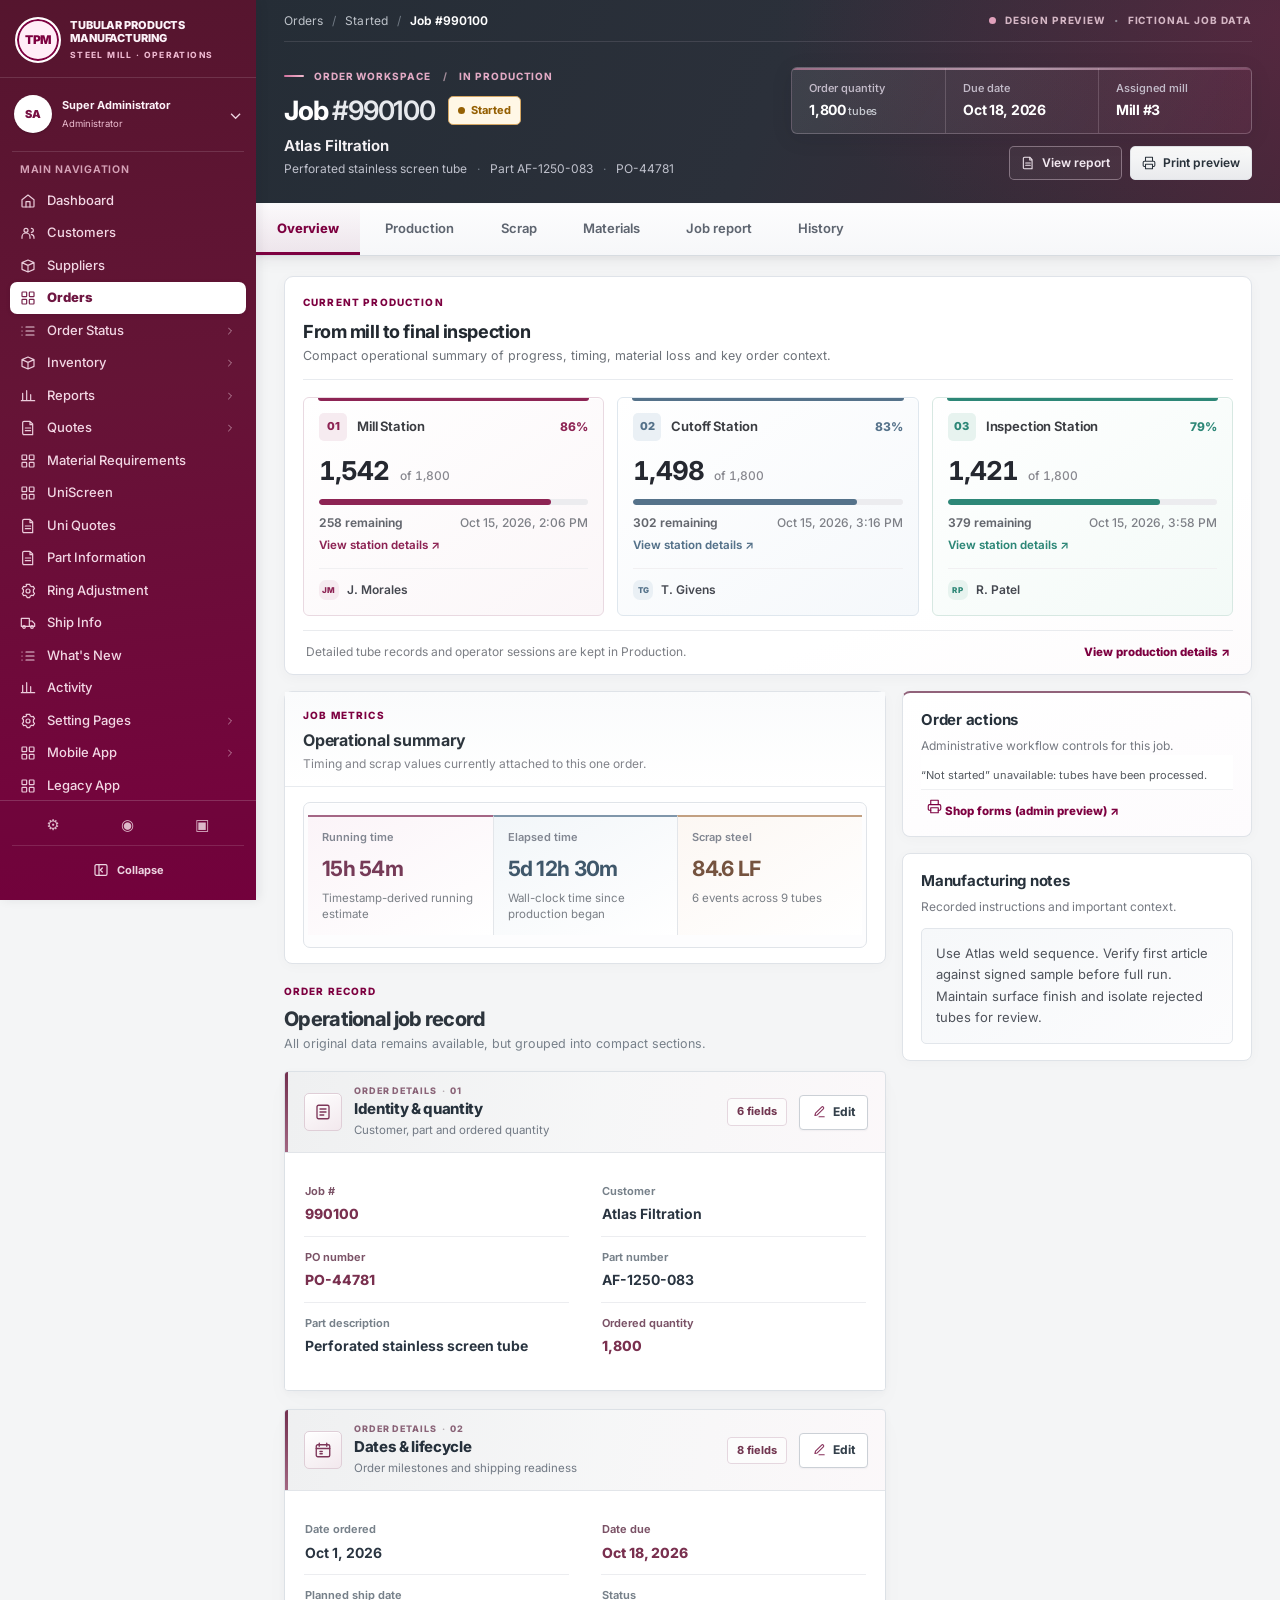
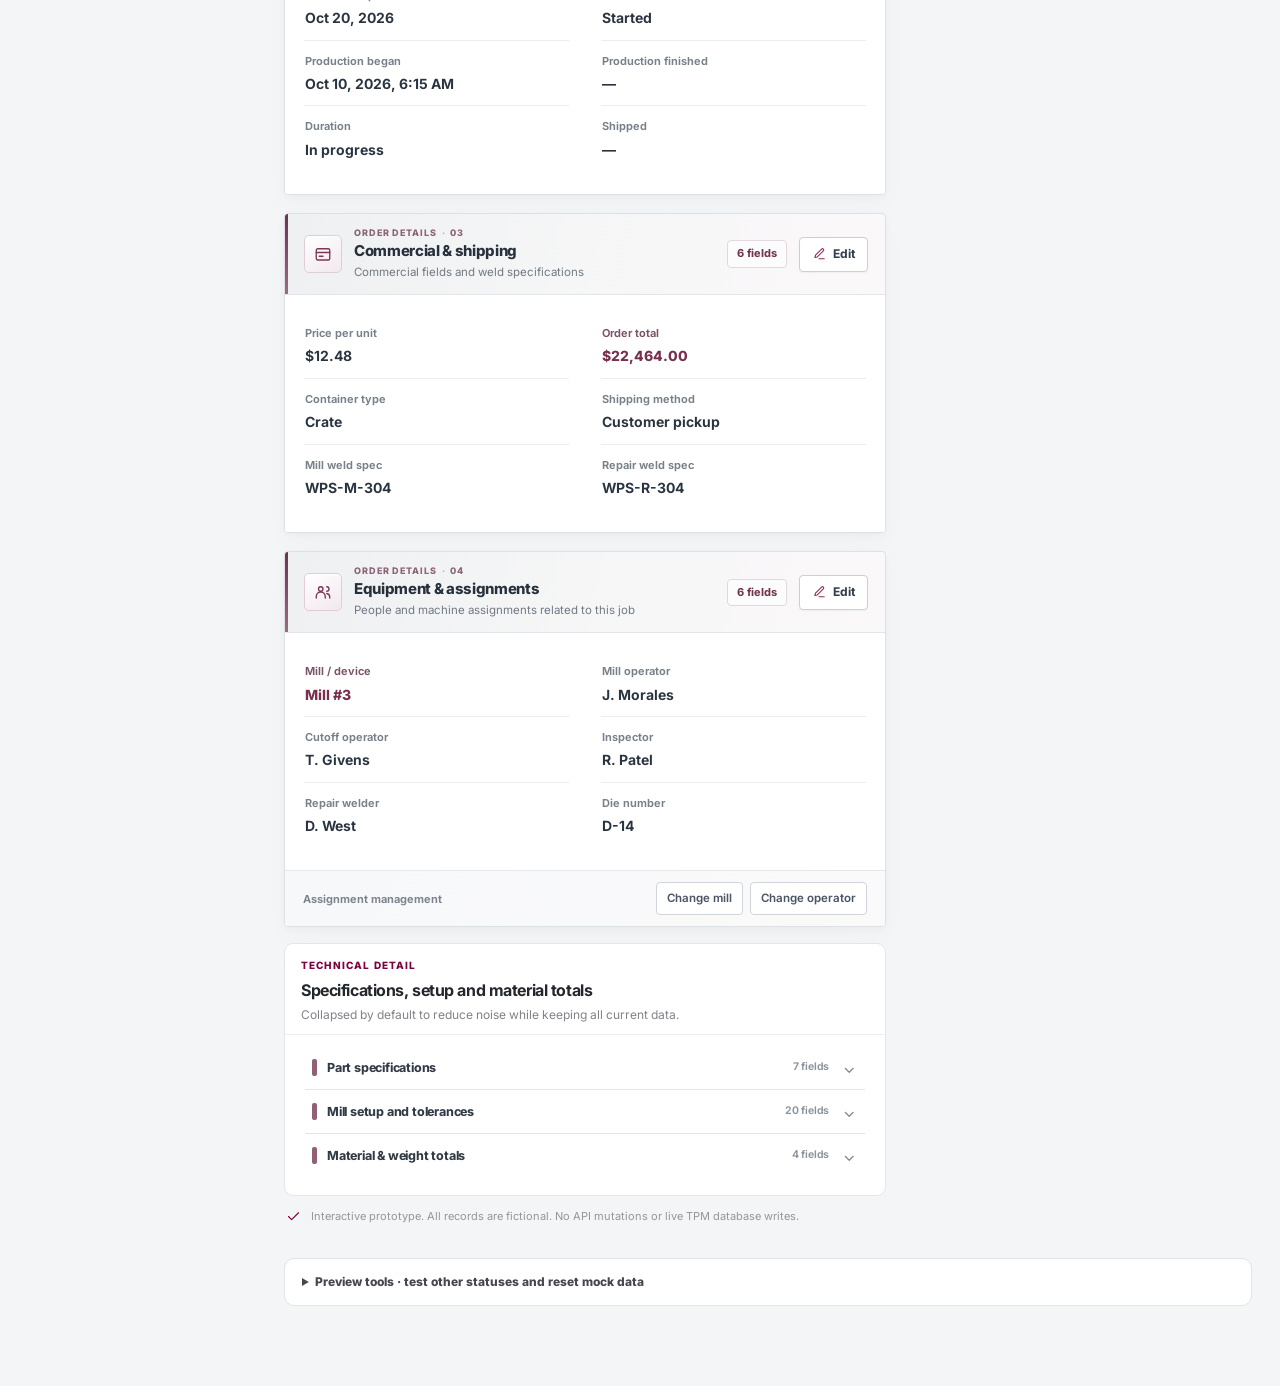
<file: index.html>
<!doctype html><html lang="en"><head><meta charset="utf-8"><meta name="viewport" content="width=device-width, initial-scale=1"><meta name="theme-color" content="#f4f5f6"><title>TPM · Job #990100 · Compact Manufacturing Journey</title><link rel="preconnect" href="https://fonts.googleapis.com"><link rel="preconnect" href="https://fonts.gstatic.com" crossorigin><link href="https://fonts.googleapis.com/css2?family=Inter:wght@400;500;600;700;800;900&display=swap" rel="stylesheet"><style>
:root{--canvas:#f4f5f6;--surface:#fff;--sunken:#edeef0;--fg:#23272c;--muted:#54595f;--subtle:#969ba2;--border:#e1e4e8;--strong:#cdd1d6;--brand:#7d0040;--brand-hover:#660034;--tint:#f8edf3;--green:#168443;--green-bg:#edf9f1;--amber:#b8750a;--amber-bg:#fff7e6;--red:#c52b39;--red-bg:#fff0f1;--shadow:0 1px 3px rgba(23,32,40,.035),0 6px 18px rgba(23,32,40,.025)}
*{box-sizing:border-box}html{scroll-behavior:smooth}body{margin:0;background:var(--canvas);color:var(--fg);font:14px/1.5 'Inter',system-ui,-apple-system,'Segoe UI',sans-serif;-webkit-font-smoothing:antialiased}button,input,select{font:inherit}a{color:inherit;text-decoration:none}button{cursor:pointer}button:focus-visible,a:focus-visible,summary:focus-visible{outline:2px solid var(--brand);outline-offset:3px}button:disabled{opacity:.5;cursor:not-allowed}h1,h2,h3,h4,p{margin:0}svg{width:17px;height:17px;flex:0 0 auto}.muted{color:var(--muted)}.tiny{font-size:11px;color:var(--muted)}.caption{font-size:12px;color:var(--muted)}.label{font-size:11px;text-transform:uppercase;letter-spacing:.075em;font-weight:800;color:var(--subtle)}.eyebrow{font-size:11px;text-transform:uppercase;letter-spacing:.095em;color:var(--brand);font-weight:850}.mono{font-variant-numeric:tabular-nums}.bold{font-weight:800}.mock-badge{display:inline-flex;align-items:center;gap:7px;padding:6px 10px;border-radius:999px;background:var(--amber-bg);color:#945802;border:1px solid #f0dcab;font-weight:800;font-size:11px}.status{display:inline-flex;align-items:center;gap:6px;border-radius:999px;background:var(--amber-bg);color:#956003;padding:6px 11px;font-size:12px;font-weight:750}.status .dot{height:7px;width:7px;background:currentColor;border-radius:50%}.card{border:1px solid var(--border);border-radius:12px;background:var(--surface);box-shadow:var(--shadow);min-width:0}.card-head{display:flex;align-items:start;justify-content:space-between;gap:12px;padding:18px 20px 14px;border-bottom:1px solid var(--border)}.card-head h2{font-size:16px;letter-spacing:-.012em;font-weight:800}.card-head p{font-size:12px;color:var(--muted);margin-top:4px}.card-body{padding:18px 20px}.section-title{font-size:18px;line-height:1.25;letter-spacing:-.015em;font-weight:800}.section-subtitle{color:var(--muted);font-size:12px;margin-top:5px}.btn{display:inline-flex;align-items:center;justify-content:center;gap:7px;border:1px solid var(--border);background:#fff;color:var(--fg);border-radius:8px;padding:9px 13px;min-height:37px;font-size:12.5px;font-weight:750;white-space:nowrap}.btn:hover{border-color:var(--brand);color:var(--brand)}.btn.brand{background:var(--brand);border-color:var(--brand);color:#fff}.btn.brand:hover{background:var(--brand-hover);color:#fff}.btn.tint{background:var(--tint);border-color:#ead0de;color:var(--brand)}.btn.sm{padding:7px 10px;min-height:32px;font-size:12px}.btn.wide{width:100%}.actions{display:flex;gap:8px;align-items:center;flex-wrap:wrap}.link{font-size:12px;font-weight:800;color:var(--brand)}.text-end{text-align:right}.split{display:grid;grid-template-columns:1fr 1fr;gap:15px}.thirds{display:grid;grid-template-columns:repeat(3,minmax(0,1fr));gap:14px}.quarters{display:grid;grid-template-columns:repeat(4,minmax(0,1fr));gap:14px}.metrics{display:grid;grid-template-columns:repeat(4,minmax(0,1fr));gap:13px}.metric{background:#fff;border:1px solid var(--border);border-radius:11px;padding:16px 17px;min-width:0}.metric .n{font-size:11.5px;font-weight:700;color:var(--muted)}.metric .v{font-size:25px;line-height:1.28;font-weight:850;letter-spacing:-.035em;margin:6px 0 4px;overflow-wrap:anywhere}.metric .hint{font-size:11px;color:var(--muted)}.detail-grid{display:grid;grid-template-columns:repeat(3,minmax(0,1fr));gap:12px}.detail-item{min-width:0}.detail-item dt{color:var(--muted);font-size:11px;font-weight:750;margin:0 0 5px}.detail-item dd{margin:0;background:#f6f7f8;border-radius:7px;padding:9px 11px;font-size:12.8px;font-weight:650;min-height:37px;overflow-wrap:anywhere}.progress{height:7px;border-radius:6px;background:var(--sunken);overflow:hidden}.progress>span{display:block;height:100%;border-radius:6px;background:var(--brand)}.pill{display:inline-block;background:var(--tint);color:var(--brand);border-radius:999px;padding:5px 10px;font-size:11px;font-weight:750}.flag{display:inline-flex;align-items:center;gap:6px;border:1px solid #e9d7af;background:#fffaef;padding:7px 10px;border-radius:8px;color:#8b5b0b;font-size:12px;font-weight:700}.table-wrap{overflow-x:auto;max-width:100%}table{width:100%;border-collapse:collapse;text-align:left;font-size:12.5px}th{background:#f7f8f9;color:var(--muted);font-size:11px;letter-spacing:.015em;font-weight:800;white-space:nowrap}td,th{padding:12px 14px;border-bottom:1px solid var(--border)}td{vertical-align:top}tr:last-child td{border-bottom:0}tr:hover td{background:#fcfbfc}.empty{border:1px dashed var(--strong);border-radius:9px;background:#fafafa;color:var(--muted);padding:18px;font-size:12.5px}.note{background:#f8f9fa;border:1px solid var(--border);border-radius:8px;padding:12px 14px;color:var(--muted);font-size:12px;line-height:1.55}.note b{color:var(--fg)}.muted-bg{background:#f7f8f9}.footnote{padding:16px 0 25px;font-size:11px;color:var(--muted)}.divider{height:1px;background:var(--border);margin:16px 0}.subhead{font-size:14px;font-weight:800;margin-bottom:12px}.stack{display:flex;flex-direction:column;gap:15px}.cluster{display:flex;gap:8px;flex-wrap:wrap;align-items:center}.stage{border:1px solid var(--border);border-radius:11px;background:#fff;padding:17px;min-width:0}.stage-head{display:flex;align-items:center;justify-content:space-between;gap:10px;margin-bottom:10px}.stage h3{font-size:14px;font-weight:800}.stage .num{font-size:25px;font-weight:850;letter-spacing:-.03em}.stage .num small{font-size:12px;color:var(--muted);font-weight:650}.stage .helper{font-size:11px;color:var(--muted);margin-top:7px}.report-grid{display:grid;grid-template-columns:repeat(2,minmax(0,1fr));gap:14px}.report-grid .card{min-width:0}.event-list{display:flex;flex-direction:column;gap:0}.event{display:grid;grid-template-columns:30px 1fr auto;align-items:start;gap:12px;padding:14px 0;border-bottom:1px solid var(--border)}.event:last-child{border-bottom:0}.event-dot{height:27px;width:27px;background:var(--tint);color:var(--brand);border-radius:9px;display:grid;place-items:center;font-size:12px;font-weight:900}.event h3{font-size:13px;font-weight:800}.event p{margin-top:3px;color:var(--muted);font-size:12px}.event time{font-size:11px;color:var(--muted);white-space:nowrap}.ui-header{margin-bottom:22px}.ui-header h1{font-size:31px;letter-spacing:-.035em;font-weight:850;line-height:1.12;margin-top:7px}.ui-header p{font-size:13px;color:var(--muted);margin-top:7px}.view-banner{display:flex;align-items:center;justify-content:space-between;gap:12px;margin:0 0 18px}.view-banner h2{font-size:19px;font-weight:850;letter-spacing:-.02em}.view-banner .caption{margin-top:4px}.collapsible{border:1px solid var(--border);border-radius:11px;background:#fff;overflow:hidden}.collapsible summary{padding:14px 18px;cursor:pointer;font-size:13px;font-weight:800;display:flex;align-items:center;justify-content:space-between;gap:12px}.collapsible summary::after{content:'⌄';color:var(--muted);font-size:19px;font-weight:400}.collapsible[open] summary{border-bottom:1px solid var(--border)}.collapsible[open] summary::after{content:'⌃'}.collapsible .inner{padding:17px 18px}.alert-inline{font-size:11px;color:#99600b;background:var(--amber-bg);padding:6px 9px;border-radius:6px}.badge-line{display:inline-flex;align-items:center;gap:7px;font-size:11px;font-weight:800;color:var(--brand);text-transform:uppercase;letter-spacing:.06em}.chip{border:1px solid var(--border);padding:6px 10px;border-radius:7px;background:#fff;color:var(--muted);font-size:12px;font-weight:750}.chip.active{background:var(--tint);color:var(--brand);border-color:#ead4df}
@media(max-width:1060px){.metrics{grid-template-columns:repeat(2,minmax(0,1fr))}.detail-grid{grid-template-columns:repeat(2,minmax(0,1fr))}.quarters{grid-template-columns:repeat(2,minmax(0,1fr))}}@media(max-width:700px){.split,.thirds,.quarters,.metrics,.detail-grid,.report-grid{grid-template-columns:1fr}.card-head,.card-body{padding:15px}.ui-header h1{font-size:26px}.event{grid-template-columns:28px 1fr}.event time{grid-column:2}.wrap{width:calc(100% - 26px)!important}.stage{padding:14px}}
@media print{body{background:#fff}.no-print{display:none!important}.card{box-shadow:none}main{padding:0!important}.wrap{width:100%!important}}

body{background:#f4f5f6}.wrap{width:min(100% - 52px,1420px);margin:0 auto}.c-top{background:#2a2d32;color:#fff;padding:22px 0 24px}.c-top .eyebrow{color:#f4abc9}.c-headline{display:flex;justify-content:space-between;align-items:center;gap:14px}.c-headline h1{font-size:30px;letter-spacing:-.04em;margin-top:7px}.c-headline p{font-size:12px;color:#d2d5da;margin-top:5px}.c-headline .mock-badge{background:#fff1dd}.c-tabs{display:flex;gap:7px;overflow:auto;margin-top:20px}.c-tabs button{background:#383e45;color:#e0e1e2;border:1px solid #555961;border-radius:9px;padding:11px 15px;font-weight:750;font-size:12px;white-space:nowrap}.c-tabs button[aria-current=page]{background:#fff;border-color:#fff;color:var(--brand)}.c-body{padding:24px 0 55px}.c-journey{background:#fff;border:1px solid var(--border);border-radius:14px;padding:22px}.c-process{display:grid;grid-template-columns:repeat(3,1fr);gap:15px;margin-top:18px}.c-step{position:relative;border:1px solid var(--border);border-radius:11px;background:#fff;padding:19px}.c-step::before{position:absolute;content:'';height:4px;width:calc(100% - 36px);background:var(--brand);top:0;left:18px;border-radius:0 0 4px 4px}.c-step .stepno{color:var(--brand);font-size:11px;font-weight:850;text-transform:uppercase;letter-spacing:.09em}.c-step h3{font-size:20px;font-weight:850;margin:8px 0}.c-step .big{font-size:28px;font-weight:900;letter-spacing:-.045em}.c-step .big small{font-size:12px;color:var(--muted);font-weight:650}.c-step .person{font-size:12px;color:var(--muted);margin-top:12px}.c-step .progress{margin-top:14px}.c-step .meta{margin-top:10px;font-size:11px;color:var(--muted)}.c-section{margin-top:20px}.c-section-header{display:flex;justify-content:space-between;gap:12px;align-items:end;margin-bottom:13px}.c-section-header h2{font-size:18px;font-weight:850}.c-section-header p{font-size:12px;color:var(--muted);margin-top:4px}.c-ribbon{display:grid;grid-template-columns:repeat(3,minmax(0,1fr));gap:10px}.c-ribbon .ribbonbox{border:1px solid var(--border);background:#fff;border-radius:10px;padding:14px 16px}.c-ribbon .ribbonbox strong{display:block;font-size:21px;font-weight:850;margin-top:5px}.c-ribbon .ribbonbox span{font-size:11px;color:var(--muted)}.c-detail-bands{display:grid;grid-template-columns:1fr 1fr;gap:14px}.c-detail-bands .card-body{padding:17px}.c-note{border-left:3px solid var(--brand);background:#fff;border-radius:0 9px 9px 0;padding:14px 17px;font-size:12px;line-height:1.6}.c-actions{display:flex;flex-wrap:wrap;gap:9px;background:#fff;border:1px solid var(--border);border-radius:11px;padding:14px;margin-top:17px}.c-actions .label{margin-right:6px}.c-operator-strip{display:grid;grid-template-columns:repeat(3,minmax(0,1fr));gap:12px}.c-operator{border:1px solid var(--border);border-radius:11px;background:#fff;padding:17px}.c-operator strong{font-size:14px}.c-operator .meta{font-size:11px;color:var(--muted);margin-top:6px}.c-operator .v{font-size:22px;font-weight:850;margin-top:8px}.c-quality{display:flex;gap:12px;align-items:center;border:1px solid #e5cbd7;background:#fff;border-radius:11px;padding:17px}.c-quality .symbol{height:40px;width:40px;display:grid;place-items:center;background:var(--tint);border-radius:11px;color:var(--brand);font-size:20px;font-weight:850}.c-quality strong{font-size:14px}.c-quality p{font-size:12px;color:var(--muted)}@media(max-width:850px){.c-process,.c-ribbon,.c-operator-strip{grid-template-columns:1fr}.c-detail-bands{grid-template-columns:1fr}}@media(max-width:650px){.c-headline{align-items:start;flex-direction:column}}

/* TPM premium iteration — overrides only, preserving existing semantic burgundy palette. */
:root{--premium-shadow:0 1px 1px rgba(36,41,48,.016),0 6px 24px rgba(36,41,48,.028);--premium-ink:#22252b;--premium-line:#e7e7e9}
body{font-size:14px;line-height:1.52;letter-spacing:-.006em}
.c-top{background:#edeef0;color:var(--fg);padding:0;border-bottom:1px solid #d7d9de;box-shadow:none}
.c-utility{min-height:42px;display:flex;align-items:center;justify-content:space-between;gap:16px;border-bottom:1px solid #ececef}
.c-crumbs{display:flex;align-items:center;gap:10px;font-size:11.5px;color:#70747c;letter-spacing:.004em}
.c-crumbs strong{color:#303039;font-weight:700}.crumb-mark{color:#c1c3c9}
.mock-note{font-size:10px;font-weight:750;letter-spacing:.11em;color:#8c8290;display:flex;align-items:center;gap:9px;white-space:nowrap}
.mock-dot{width:7px;height:7px;border-radius:999px;background:var(--brand)}.mock-separator{font-size:13px;color:#d1c8cb}
.premium-hero{padding:28px 0 28px;display:flex;align-items:center;justify-content:space-between;gap:26px}
.premium-identity{min-width:0}.premium-eyebrow{font-size:10.5px;letter-spacing:.14em;font-weight:800;color:var(--brand);display:flex;align-items:center;gap:10px}
.premium-line{display:inline-block;height:2px;width:21px;border-radius:4px;background:var(--brand)}.premium-dot{color:#cbb8c2}
.premium-titleline{display:flex;align-items:center;flex-wrap:wrap;gap:15px;margin:8px 0 4px}
.premium-titleline h1{font-size:36px;font-weight:800;letter-spacing:-.055em;line-height:1.12;color:#24262d}.premium-titleline h1 span{font-weight:700;letter-spacing:-.045em}
.premium-company{font-size:16px;font-weight:750;color:#3a353b;line-height:1.3;margin-top:9px}
.premium-description{color:#6e7078;font-size:12.5px;margin-top:5px}.midsep{padding:0 8px;color:#c9c9cc}
.premium-hero-side{min-width:350px;display:flex;flex-direction:column;align-items:flex-end;gap:15px}
.premium-hero-facts{display:flex;align-items:center;justify-content:flex-end;gap:25px;text-align:right}
.premium-hero-facts>div{display:flex;flex-direction:column;gap:3px}.premium-hero-facts>div+div{border-left:1px solid #e7e7ea;padding-left:24px}
.fact-label{font-size:10px;color:#919198;font-weight:750;letter-spacing:.115em}
.premium-hero-facts strong{font-size:17px;font-weight:800;color:#2c3036;letter-spacing:-.02em}.premium-hero-facts strong small{font-size:12px;font-weight:500;color:#8a8e96}
.premium-hero-buttons{display:flex;align-items:center;gap:8px}
.status{font-size:11.5px;padding:6px 12px;font-weight:750;box-shadow:inset 0 0 0 1px #f0e2bd}
.c-tabs{margin:0;gap:0;display:flex;overflow-x:auto;border-top:1px solid #f1f1f2;scrollbar-width:thin;white-space:nowrap}
.c-tabs button{border:0;border-bottom:2px solid transparent;background:transparent;color:#6c6e75;border-radius:0;padding:15px 18px 14px;min-height:48px;font-size:12.7px;font-weight:700;letter-spacing:-.008em}
.c-tabs button:hover{color:var(--brand);background:#fcf9fb}
.c-tabs button[aria-current=page]{border-color:var(--brand);background:transparent;color:var(--brand)}
.c-body{padding:32px 0 75px}.c-section{margin-top:26px}
.content-intro{display:flex;justify-content:space-between;align-items:flex-end;gap:20px;margin-bottom:21px}
.content-overline{display:block;font-size:10.3px;letter-spacing:.13em;color:var(--brand);font-weight:800;margin-bottom:7px}
.content-overline span{padding:0 8px;color:#b7a2ad}.content-intro h2{font-size:25px;letter-spacing:-.045em;line-height:1.2;font-weight:800}
.content-intro p{font-size:13px;color:#73747b;margin-top:6px}
.view-version{font-size:11px;color:#919096;white-space:nowrap}
.journey-shell{border:1px solid var(--border);background:#fff;border-radius:14px;box-shadow:var(--premium-shadow);padding:25px 25px 0}
.journey-heading{display:flex;justify-content:space-between;align-items:center;gap:16px}
.mini-brand{display:block;font-size:10px;font-weight:800;letter-spacing:.115em;color:var(--brand);margin-bottom:8px}
.journey-heading h2{font-size:19px;letter-spacing:-.03em;font-weight:800}
.journey-heading p{font-size:12.2px;color:#777981;margin-top:6px}
.journey-context{padding:7px 11px;border:1px solid var(--border);border-radius:7px;font-size:11.5px;font-weight:700;color:#74757b;background:#fafafa;white-space:nowrap}
.premium-stages{display:grid;grid-template-columns:repeat(3,minmax(0,1fr));gap:13px;margin-top:21px}
.premium-stage{min-width:0;border:1px solid #e8e6e8;border-radius:11px;padding:20px 20px 15px;background:linear-gradient(180deg,#fff 0%,#fff 78%,#fdfcfd 100%);position:relative}
.premium-stage::before{content:'';height:3px;background:var(--brand);position:absolute;left:19px;right:19px;top:0;border-radius:0 0 5px 5px}
.premium-stage-top{display:flex;align-items:flex-start;gap:12px}
.premium-stage-no{display:grid;place-items:center;width:31px;height:31px;border-radius:8px;background:#f7edf2;color:var(--brand);font-size:12px;font-weight:850;flex:none}
.premium-stage-meta{flex:1;display:flex;align-items:flex-start;justify-content:space-between;gap:12px;padding-top:4px}
.premium-stage-overline{font-size:12.5px;color:#3b3d42;font-weight:800;text-transform:capitalize}.premium-stage-pct{font-size:11px;color:#7e8288;font-weight:750;white-space:nowrap}
.premium-stage-value{font-size:31px;font-weight:800;line-height:1.2;letter-spacing:-.05em;margin-top:19px;color:#252830;font-variant-numeric:tabular-nums}
.premium-stage-value small{font-size:12px;color:#88888f;font-weight:500;letter-spacing:0;margin-left:4px}
.premium-stage .progress{margin-top:17px;height:6px;border-radius:99px;background:#ececef}.premium-stage .progress>span{border-radius:99px}
.premium-stage-below{display:flex;align-items:center;justify-content:space-between;gap:12px;flex-wrap:wrap;font-size:11px;color:#7e8087;margin-top:10px}
.premium-stage-below span:first-child{color:#64676e;font-weight:650}
.premium-stage-person{display:flex;align-items:center;gap:8px;border-top:1px solid #f1f0f2;padding-top:14px;margin-top:17px;color:#454850;font-size:12px;font-weight:700}
.avatar,.person-avatar{display:grid;place-items:center;background:#f6eaf0;color:var(--brand);font-size:9.5px;font-weight:850;width:24px;height:24px;border-radius:7px;letter-spacing:.02em}
.journey-footer{display:flex;align-items:center;justify-content:space-between;gap:12px;padding:18px 0;border-top:1px solid #f1eff1;margin-top:20px;color:#7b7e84;font-size:11.5px}
.journey-footer>div{display:flex;align-items:center;gap:7px;flex-wrap:wrap}.journey-footer strong{color:#32343a;font-weight:800}.journey-foot-dot{display:inline-block;width:7px;height:7px;background:var(--green);border-radius:50%;margin-right:2px}
.inline-link{border:0;padding:0;background:none;color:var(--brand);font-size:11.5px;font-weight:800;margin-left:6px}
.overview-midgrid{display:grid;grid-template-columns:minmax(0,1.72fr) minmax(305px,1fr);gap:16px;margin-top:18px;align-items:stretch}
.card{border-radius:12px;box-shadow:var(--premium-shadow);border-color:#e5e5e8}
.card-head{padding:20px 22px 16px;align-items:center;border-bottom:1px solid #f0eef0}
.card-head h2{font-size:16px;font-weight:800;letter-spacing:-.027em;line-height:1.22}
.card-head p{font-size:12px;line-height:1.48;color:#81838a;margin-top:5px}.card-body{padding:18px 22px}
.premium-timing{overflow:hidden;display:flex;flex-direction:column}
.premium-trio{display:grid;grid-template-columns:repeat(3,minmax(0,1fr));padding:22px 19px;gap:0;flex:1;align-content:center}
.premium-trio-cell{display:flex;flex-direction:column;gap:7px;padding:4px 18px 3px;min-width:0}.premium-trio-cell+.premium-trio-cell{border-left:1px solid #efedf0}
.premium-trio-cell>span{font-size:11.5px;color:#797b82;font-weight:650}
.premium-trio-cell strong{font-size:27px;line-height:1.12;letter-spacing:-.045em;font-weight:850;white-space:nowrap;color:#252630;font-variant-numeric:tabular-nums}
.premium-trio-cell strong em{font-size:14px;font-style:normal;font-weight:650;letter-spacing:0;color:#888a90}
.premium-trio-cell small{font-size:11px;line-height:1.55;color:#929299}
.precision-foot{display:flex;gap:10px;padding:13px 21px;background:#faf9fa;border-top:1px solid #efeeee;font-size:11.5px;color:#757982;line-height:1.5;align-items:flex-start}
.precision-foot svg{width:15px;height:15px;color:var(--brand);margin-top:1px}
.premium-quick{display:flex;flex-direction:column}
.quick-list{padding:6px 13px 0;flex:1}
.quick-link{border:0;border-bottom:1px solid #f2f0f2;background:transparent;display:flex;width:100%;align-items:center;gap:11px;text-align:left;padding:11px 9px;color:#3b3e45}
.quick-link:hover{background:#fbf7f9;border-radius:8px;color:var(--brand)}
.quick-link:last-child{border-bottom:0}
.quick-icon{width:32px;height:32px;background:#f6eef2;border-radius:8px;color:var(--brand);display:grid;place-items:center;flex:none}
.quick-icon svg{width:15px;height:15px}.quick-text{display:flex;flex:1;flex-direction:column;gap:2px}.quick-text strong{font-size:12.4px;font-weight:750}.quick-text small{font-size:11px;color:#919097}
.quick-arrow{font-size:16px;color:#a9a6aa}.quick-bottom{border-top:1px solid #f0eff0;padding:13px 21px 14px}
.quick-bottom a{display:flex;align-items:center;gap:8px;color:var(--brand);font-size:12px;font-weight:800}
.quick-bottom a span{margin-left:auto;font-size:17px}.quick-bottom svg{width:15px}
.premium-quality{display:flex;align-items:center;gap:14px;padding:17px 19px;border:1px solid #ead6e0;border-radius:12px;background:#fffbfd}
.premium-quality-icon{width:37px;height:37px;background:#f7e7ef;border-radius:9px;display:grid;place-items:center;font-size:17px;font-weight:850;color:var(--brand);flex:none}
.premium-quality-main{flex:1}.quality-title{font-size:13.4px;font-weight:800;color:#3d323b}
.premium-quality-main p{font-size:11.8px;color:#817882;line-height:1.5;margin-top:3px}
.c-section-header h2{font-size:19px;letter-spacing:-.03em;font-weight:800}.c-section-header p{font-size:12.4px;margin-top:6px}
.premium-people{display:grid;grid-template-columns:repeat(3,minmax(0,1fr));gap:13px}
.premium-person{display:flex;align-items:center;gap:13px;padding:17px 18px;background:#fff;border:1px solid #e6e5e8;border-radius:12px;box-shadow:var(--premium-shadow)}
.premium-person .person-avatar{width:42px;height:42px;border-radius:11px;font-size:12px}
.person-info{display:flex;flex-direction:column;gap:3px;min-width:0}.person-info span{font-size:10.5px;font-weight:700;text-transform:uppercase;letter-spacing:.06em;color:#9a969e}.person-info strong{font-size:14px;font-weight:800;color:#383940}.person-info small{font-size:11.3px;color:#85878e}
.premium-detail-bands{gap:16px}
.detail-grid{grid-template-columns:repeat(2,minmax(0,1fr));column-gap:30px;row-gap:0}
.detail-item{padding:13px 0 14px;border-bottom:1px solid #efeff1;min-height:71px}.detail-item:last-child{border-bottom:0}
.detail-item dt{color:#888b91;font-size:11px;font-weight:650;letter-spacing:0;margin:0 0 6px;line-height:1.3}
.detail-item dd{margin:0;padding:0;border:0;border-radius:0;background:transparent;color:#2e3037;font-size:14px;font-weight:750;line-height:1.4;min-height:0;overflow-wrap:anywhere}
.premium-info-card .card-body{padding:4px 22px 12px}
.premium-notes{display:flex;align-items:flex-start;gap:14px;padding:3px 0 7px}
.note-mark{font-size:43px;font-weight:800;color:#e0bfcf;line-height:.75}
.premium-notes p{font-size:13.5px;font-weight:520;line-height:1.8;letter-spacing:.001em;color:#56565e;max-width:88ch}
.collapsible{border-color:#e5e5e8;border-radius:11px;box-shadow:var(--premium-shadow)}
.collapsible summary{padding:19px 22px;font-size:14px;letter-spacing:-.016em}
.collapsible .inner{padding:2px 22px 18px}
.premium-bottom{display:flex;gap:10px;align-items:center;padding:19px 2px 9px;font-size:11px;color:#96959a}
.premium-bottom svg{height:15px;width:15px;color:var(--brand)}
/* Compact TPM overview iteration */
.compact-hero{padding:18px 0 18px;display:grid;grid-template-columns:minmax(0,1.6fr) auto auto;gap:18px;align-items:end}
.compact-hero-main{min-width:0}.compact-titleline{display:flex;align-items:center;gap:12px;flex-wrap:wrap;margin-top:7px}.compact-titleline h1{font-size:30px;font-weight:820;letter-spacing:-.05em;line-height:1.05;color:#24262d}.compact-titleline h1 span{font-weight:760}.compact-company{font-size:15px;font-weight:760;color:#31343a;margin-top:6px}.compact-meta{color:#61656c;font-size:12px;margin-top:4px}.compact-facts{display:flex;align-items:flex-end;gap:14px;flex-wrap:wrap;justify-content:flex-end}.compact-facts>div{min-width:116px;padding:10px 12px;border:1px solid #d9dce2;background:#f7f8fa;border-radius:10px}.compact-facts strong{display:block;font-size:15px;font-weight:800;color:#2d3137;letter-spacing:-.02em}.compact-facts strong small{font-size:11px;font-weight:600;color:#7a8088}.compact-header-actions{display:flex;align-items:center;justify-content:flex-end}.c-body{padding:24px 0 60px}.card{border-radius:10px;box-shadow:none}.card-head{padding:14px 16px 10px}.card-body{padding:14px 16px}.detail-grid{grid-template-columns:repeat(2,minmax(0,1fr));gap:10px}.detail-item dt{font-size:10.5px;margin:0 0 4px}.detail-item dd{background:#f7f8fa;padding:8px 10px;font-size:12px;min-height:34px}.journey-shell{padding:15px 16px;border-radius:10px;border:1px solid #dde1e6;background:#fff}.journey-heading{display:flex;align-items:end;justify-content:space-between;gap:12px;padding-bottom:12px;border-bottom:1px solid #eff1f4}.journey-heading h2{font-size:18px;letter-spacing:-.03em}.journey-heading p{font-size:12px;color:#6d7279;margin-top:4px}.journey-context{font-size:11px;padding:7px 10px;border-radius:999px;background:#f6eaf0;color:var(--brand);font-weight:800}.premium-stages{gap:10px;margin-top:14px}.premium-stage{padding:14px 14px 12px;border-radius:10px}.premium-stage::before{left:14px;right:14px}.premium-stage-no{width:28px;height:28px}.premium-stage-value{font-size:25px;margin-top:12px}.premium-stage .progress{margin-top:11px}.premium-stage-person{margin-top:12px;padding-top:10px}.journey-footer{padding:12px 0 0;margin-top:12px;font-size:11px}.content-intro{display:none}.overview-density{display:grid;grid-template-columns:minmax(0,1.7fr) minmax(300px,.9fr);gap:14px;margin-top:14px;align-items:start}.compact-stack{display:flex;flex-direction:column;gap:14px}.compact-kpi-grid{display:grid;grid-template-columns:repeat(4,minmax(0,1fr));gap:10px}.compact-kpi{border:1px solid #e1e5ea;border-radius:10px;background:#fff;padding:12px 13px}.compact-kpi label{display:block;font-size:10px;font-weight:800;letter-spacing:.08em;color:#818691;text-transform:uppercase}.compact-kpi strong{display:block;margin-top:7px;font-size:20px;font-weight:820;letter-spacing:-.035em;color:#252930}.compact-kpi small{display:block;margin-top:4px;font-size:11px;line-height:1.45;color:#7a7f86}.compact-section-card .card-head{padding-bottom:8px}.compact-section-card .card-head h2{font-size:15px}.card-head-actions{display:flex;gap:7px;align-items:center;flex-wrap:wrap}.btn.ghost{background:#f7f8fa}.compact-record{border-top:1px solid #eef0f2;padding-top:12px;margin-top:12px}.compact-record:first-child{border-top:0;padding-top:0;margin-top:0}.compact-record-head{display:flex;justify-content:space-between;align-items:flex-start;gap:12px;margin-bottom:10px}.compact-record-head h3{font-size:13px;font-weight:820;letter-spacing:-.015em}.compact-record-head p{font-size:11px;color:#757981;margin-top:2px}.compact-detail-grid{display:grid;grid-template-columns:repeat(2,minmax(0,1fr));gap:9px 12px}.compact-detail-item{min-width:0}.compact-detail-item dt{font-size:10px;font-weight:800;letter-spacing:.04em;text-transform:uppercase;color:#7d828b;margin-bottom:4px}.compact-detail-item dd{margin:0;padding:8px 10px;border-radius:8px;background:#f7f8fa;font-size:12px;font-weight:700;color:#2e3238;line-height:1.35;overflow-wrap:anywhere}.compact-sidecard{padding:14px 16px}.compact-sidecard h3{font-size:13px;font-weight:820;letter-spacing:-.015em}.compact-sidecard p{font-size:11px;color:#767a82;margin-top:3px}.compact-quick-grid{display:grid;grid-template-columns:1fr 1fr;gap:8px;margin-top:12px}.compact-quick-grid .quick-link{padding:10px 11px;border:1px solid #e4e6ea;border-radius:10px;background:#fff;display:flex;align-items:flex-start;gap:10px;text-align:left}.compact-quick-grid .quick-text strong{font-size:12px}.compact-quick-grid .quick-text small{display:block;margin-top:2px;font-size:10.5px;color:#777c85;line-height:1.4}.compact-alert{display:flex;gap:10px;align-items:flex-start;padding:12px;border:1px solid #efd2de;background:#fff7fb;border-radius:10px}.compact-alert strong{font-size:12px}.compact-alert p{font-size:11px;color:#6f7179;line-height:1.45}.compact-notes{background:#f8f9fb;border:1px solid #e4e6eb;border-radius:10px;padding:12px 13px;font-size:12px;line-height:1.6;color:#4f535b}.compact-mini-list{display:grid;grid-template-columns:1fr 1fr;gap:8px;margin-top:10px}.compact-mini{border:1px solid #e4e6ea;border-radius:9px;background:#fff;padding:10px}.compact-mini label{display:block;font-size:10px;font-weight:800;color:#7a8088;letter-spacing:.07em;text-transform:uppercase}.compact-mini strong{display:block;margin-top:6px;font-size:14px;font-weight:800;letter-spacing:-.02em}.compact-section{margin-top:14px}.premium-disclosures{gap:12px}.collapsible summary{padding:14px 16px;font-size:13px}.collapsible .inner{padding:2px 16px 14px}.section-modal-grid{display:grid;grid-template-columns:repeat(2,minmax(0,1fr));gap:12px 14px}.section-modal-item{min-width:0}.section-modal-item label{display:block;font-size:10.5px;font-weight:800;color:#747983;letter-spacing:.05em;text-transform:uppercase;margin-bottom:6px}.section-modal-item .read-value,.section-modal-item input,.section-modal-item select{width:100%;min-height:38px;border:1px solid #d8dde3;border-radius:8px;background:#fff;padding:9px 11px;font-size:12.5px;font-weight:700;color:#2d3238}.section-modal-item .read-value{display:flex;align-items:center;background:#f7f8fa}.section-modal-actions{display:flex;gap:7px;flex-wrap:wrap;margin-bottom:12px}.section-modal-note{margin-top:12px;background:#f8f9fb;border:1px solid #e6e7ea;border-radius:8px;padding:10px 12px;font-size:11px;color:#666b73;line-height:1.5}.quick-operation{padding:9px 16px 13px}.preview-tools{margin-top:18px}
@media(max-width:1150px){.overview-density{grid-template-columns:1fr}.compact-facts{justify-content:flex-start}.compact-hero{grid-template-columns:1fr}.compact-header-actions{justify-content:flex-start}}
@media(max-width:850px){.compact-kpi-grid,.compact-detail-grid,.compact-mini-list,.compact-quick-grid{grid-template-columns:1fr 1fr}.compact-hero{gap:14px}.compact-facts>div{min-width:0;flex:1 1 130px}}
@media(max-width:650px){.detail-grid,.compact-detail-grid,.compact-kpi-grid,.compact-quick-grid,.compact-mini-list,.section-modal-grid{grid-template-columns:1fr}.compact-titleline h1{font-size:26px}.compact-facts{display:grid;grid-template-columns:1fr 1fr}.compact-facts>div{padding:9px 10px}}
/* Apply the same improved read-only typography and cards to the other five views. */
.metric{border-color:#e7e6e8;padding:19px;border-radius:11px;box-shadow:var(--premium-shadow)}
.metric .n{font-size:11.5px;font-weight:650;color:#797b82}
.metric .v{font-size:27px;letter-spacing:-.044em;line-height:1.2;font-weight:800;margin:10px 0 6px}
.metric .hint{font-size:11px;color:#8e9096;line-height:1.5}
.stage{border-color:#e7e6e8;padding:20px}
.c-step{border-color:#e7e6e8}.c-step h3{letter-spacing:-.02em;font-weight:800}
.view-banner{margin-bottom:24px}.view-banner h2{font-size:23px;letter-spacing:-.038em}
.view-banner .caption{font-size:12.5px;margin-top:6px}
.mock-badge{font-size:10.5px}
.btn{min-height:39px;font-size:12px;font-weight:750;transition:background .15s,border-color .15s,color .15s}
.btn.brand{box-shadow:0 2px 4px rgba(125,0,64,.12)}
.note{background:#f9f9fa;color:#62666e}
@media(max-width:1150px){.overview-midgrid{grid-template-columns:1fr}.premium-hero{align-items:flex-start}.premium-hero-side{min-width:270px}}
@media(max-width:850px){.premium-stages,.premium-people{grid-template-columns:1fr}.premium-hero{align-items:flex-start;flex-direction:column}.premium-hero-side{width:100%;min-width:0;flex-direction:row;align-items:center;justify-content:space-between;flex-wrap:wrap}.premium-hero-facts{text-align:left}.premium-hero-facts>div+div{padding-left:22px}.c-body{padding-top:24px}}
@media(max-width:650px){.wrap{width:calc(100% - 30px)}.c-utility{align-items:flex-start;flex-direction:column;gap:6px;padding:11px 0}.mock-note{font-size:9px}.premium-hero{padding:23px 0}.premium-titleline h1{font-size:31px}.premium-company{font-size:15px}.premium-description{line-height:1.7}.premium-hero-side{flex-direction:column;align-items:flex-start;gap:14px}.premium-hero-facts{gap:15px}.premium-hero-facts strong{font-size:15px}.premium-hero-buttons{width:100%}.premium-hero-buttons>.btn{flex:1}.c-tabs button{padding:13px 13px}.content-intro{align-items:flex-start;flex-direction:column;gap:6px}.content-intro h2{font-size:23px}.journey-shell{padding:19px 17px 0}.journey-heading{align-items:flex-start;flex-direction:column}.premium-stages{margin-top:15px}.journey-footer{align-items:flex-start;flex-direction:column;gap:9px}.premium-trio{grid-template-columns:1fr;padding:10px 19px}.premium-trio-cell{padding:15px 4px}.premium-trio-cell+.premium-trio-cell{border-left:0;border-top:1px solid #efedf0}.premium-quality{align-items:flex-start;flex-wrap:wrap}.premium-quality .btn{margin-left:50px}.detail-grid{grid-template-columns:1fr}.premium-info-card .card-body{padding:2px 18px 10px}.premium-people{gap:9px}.premium-person{padding:14px}.quick-list{padding-left:13px;padding-right:13px}}
@media print{.c-top{display:none}.premium-quick{display:none}.quick-bottom,.premium-bottom{display:none}.c-body{padding:0}}


/* The edit interaction uses the same TPM design system. It distinguishes data
   entry controls from immutable ERP facts and computed figures. */
.editing-state{background:#fff9ec;border:1px solid #f0daa9;border-radius:10px;padding:11px 16px;display:flex;align-items:center;justify-content:space-between;gap:12px;flex-wrap:wrap;margin:0 0 16px}
.editing-state strong{font-size:12.5px;color:#8c610b}.editing-state span{font-size:11px;color:#8b773f}
.premium-hero-buttons .btn{min-height:38px}.btn.danger{background:#fff4f4;border-color:#f0ced1;color:#a52332}.btn.danger:hover{border-color:#bf3946;color:#a52332}
.btn:focus-visible{outline:2px solid var(--brand);outline-offset:2px}.btn:disabled,.quick-link:disabled{opacity:.55;cursor:not-allowed}
.record-edit-grid{display:grid;grid-template-columns:repeat(2,minmax(0,1fr));column-gap:22px;row-gap:5px}
.record-edit-item{padding:12px 0;border-bottom:1px solid #efeff1;min-width:0}
.record-edit-item label{font-size:11px;color:#76777f;font-weight:700;margin-bottom:7px;display:block}
.record-edit-item input,.record-edit-item select,.dialog-field input,.dialog-field select{display:block;width:100%;min-width:0;border:1px solid #d9d2d8;border-radius:8px;padding:10px 12px;min-height:41px;background:#fff;color:#292b32;box-shadow:0 1px 2px #00000006;font-size:13px;font-weight:650}
.record-edit-item input:focus,.record-edit-item select:focus,.dialog-field input:focus,.dialog-field select:focus{outline:2px solid #7d00403b;outline-offset:1px;border-color:var(--brand)}
.record-edit-item .read-value{font-size:13px;font-weight:750;min-height:41px;display:flex;align-items:center;line-height:1.5;color:#3d3c43}
.edit-tag{font-size:9px;letter-spacing:.045em;text-transform:uppercase;color:#918792;font-weight:800;margin-left:5px}
.edit-caption{font-size:10px;color:#95919a;margin-top:6px}
.record-inline-button{border:0;background:transparent;color:var(--brand);font-weight:800;font-size:11px;padding:4px 0;margin-left:9px}
.record-inline-button:hover{text-decoration:underline}
.preview-trust{background:#fbfbfc;color:#797980;border:1px dashed #dfdce0;border-radius:9px;padding:11px 14px;font-size:11.5px;line-height:1.55;margin-top:16px}
.preview-trust strong{color:#51515a}
.preview-tools{border:1px solid var(--border);border-radius:10px;background:#fff;margin:25px 0 12px;overflow:hidden}
.preview-tools>summary{cursor:pointer;font-size:12px;font-weight:800;padding:14px 17px;color:#48474f}
.preview-tools>div{border-top:1px solid var(--border);padding:15px 17px;font-size:12px;color:var(--muted)}
.preview-tools select{border:1px solid var(--border);border-radius:8px;padding:9px 10px;background:#fff;color:var(--fg);font-weight:700}
.premium-stage[role=button]{cursor:pointer;transition:border-color .15s,box-shadow .15s,transform .15s}
.premium-stage[role=button]:hover,.premium-stage[role=button]:focus-visible{border-color:#cb7a9f;box-shadow:0 5px 18px #7d004014;transform:translateY(-1px)}
.stage-detail-link{color:var(--brand);font-weight:800;font-size:11px;margin-top:8px;display:inline-block}
.quick-operation{padding:9px 18px 14px;border-top:1px solid #efedf0;background:#fff}
.quick-operation-head{font-size:10px;font-weight:850;letter-spacing:.07em;color:#929098;text-transform:uppercase;margin-bottom:8px}
.quick-operation .btn{min-height:32px;padding:7px 10px;font-size:11px}
.dialog-preview{border:1px solid #dfdade;border-radius:14px;padding:0;box-shadow:0 24px 70px #1a0c1a47;width:min(92vw,520px);max-height:85vh;color:var(--fg);background:#fff}
.dialog-preview::backdrop{background:#14101586;backdrop-filter:blur(2px)}
.dialog-head{padding:21px 24px 16px;border-bottom:1px solid #efedf0;display:flex;justify-content:space-between;gap:15px;align-items:start}
.dialog-head h2{font-size:20px;font-weight:850;letter-spacing:-.025em}.dialog-head p{color:var(--muted);font-size:12px;margin-top:6px;line-height:1.5}
.dialog-close{border:1px solid var(--border);background:#fff;border-radius:8px;font-size:17px;width:33px;height:33px;display:grid;place-items:center}
.dialog-inner{padding:20px 24px;max-height:53vh;overflow:auto}.dialog-field{margin-bottom:15px}.dialog-field label{font-size:12px;color:var(--muted);font-weight:750;display:block;margin-bottom:7px}
.dialog-actions{display:flex;justify-content:flex-end;gap:9px;padding:15px 24px 18px;background:#f9f9fa;border-top:1px solid var(--border);flex-wrap:wrap}
.dialog-data{display:grid;grid-template-columns:1fr 1fr;gap:12px}.dialog-data>div{background:#f7f7f8;border-radius:8px;padding:13px}.dialog-data strong{font-size:19px;display:block;margin-top:5px}.dialog-data label{color:#81818a;font-size:11px}
.preview-toast{position:fixed;right:20px;bottom:20px;z-index:999;background:#292c32;color:#fff;border:1px solid #353b45;box-shadow:0 10px 25px #0003;border-radius:10px;padding:13px 17px;max-width:min(400px,calc(100vw - 40px));font-size:12px;font-weight:700;display:none}
.preview-toast.show{display:block}
.material-action-head{display:flex;justify-content:space-between;gap:12px;align-items:center;padding-bottom:12px;flex-wrap:wrap}
.material-editor-note{padding:12px 14px;border-radius:8px;background:#f8f1f5;border:1px solid #eadbe4;font-size:12px;color:#6f4760;margin-top:12px}
@media(max-width:780px){.record-edit-grid{grid-template-columns:1fr}.dialog-data{grid-template-columns:1fr}.preview-trust{margin-top:8px}.premium-hero-buttons{gap:7px}.premium-hero-buttons>.btn{flex:1}}
@media print{.preview-tools,.preview-toast,.editing-state,.dialog-preview,.material-action-head,.record-inline-button,.quick-operation{display:none!important}}
/* TPM V2 refinement — compact operational density, no data removed. */
.c-top{background:#2f3439;color:#f7f8f9;border-bottom:1px solid #272b2f;box-shadow:0 2px 8px rgba(25,29,33,.1)}
.c-utility{min-height:36px;border-color:rgba(255,255,255,.13)}
.c-crumbs{color:#b9bfc5;font-size:11px}
.c-crumbs strong{color:#fff}
.crumb-mark{color:#818991}
.mock-note{color:#b6bdc4;font-size:9px}
.mock-dot{background:#e7a4c7}
.mock-separator{color:#77808a}
.compact-hero{padding:15px 0 15px;gap:14px;align-items:center}
.premium-eyebrow{color:#e5b3cc;font-size:9px;letter-spacing:.12em}
.premium-line{background:#e5b3cc}
.premium-dot{color:#9aa2a9}
.compact-titleline{margin-top:5px;gap:10px}
.compact-titleline h1{font-size:27px;letter-spacing:-.04em;color:#fff}
.compact-company{margin-top:4px;font-size:14px;color:#edf0f3}
.compact-meta{color:#b8c0c8;margin-top:3px;font-size:11.5px}
.midsep{color:#7d8892;padding:0 6px}
.compact-facts{gap:8px}
.compact-facts>div{padding:8px 12px;min-width:99px;border-color:#555d65;background:#3b4148;border-radius:7px}
.compact-facts .fact-label{color:#b5bdc5;font-size:9px;letter-spacing:.065em}
.compact-facts strong{margin-top:3px;color:#fff;font-size:13px}
.compact-facts strong small{color:#bec5cc;font-size:10px}
.compact-header-actions .btn{border:1px solid #68717a;background:#41484f;color:#fff;min-height:33px;border-radius:7px}
.compact-header-actions .btn:hover{background:#555d65;border-color:#9ca5ae;color:#fff}
.c-tabs{border-top:1px solid rgba(255,255,255,.1);background:#2f3439}
.c-tabs button{min-height:43px;padding:11px 15px;color:#b7c0c7;font-size:12px;font-weight:680}
.c-tabs button:hover{background:rgba(255,255,255,.055);color:#fff}
.c-tabs button[aria-current=page]{color:#fff;border-color:#e7a4c7;background:rgba(255,255,255,.045)}
.c-body{padding-top:18px}
.journey-shell{padding:13px 16px 11px;border-color:#dfe3e8;border-radius:9px}
.journey-heading{padding-bottom:10px}
.journey-heading h2{font-size:17px;font-weight:810}
.journey-heading p{font-size:11.5px;margin-top:2px}
.journey-context{font-size:10px;padding:5px 9px}
.premium-stages{gap:9px;margin-top:11px}
.premium-stage{padding:12px 13px 10px;border-radius:8px;box-shadow:none;background:#fff}
.premium-stage-no{width:24px;height:24px;font-size:10px;border-radius:6px}
.premium-stage-top{gap:8px;align-items:center}
.premium-stage-meta{padding:0;align-items:center}
.premium-stage-overline{font-size:11.5px}
.premium-stage-pct{font-size:10px}
.premium-stage-value{font-size:23px;margin-top:10px}
.premium-stage-value small{font-size:11px}
.premium-stage .progress{margin-top:8px;height:5px}
.premium-stage-below{font-size:10px;margin-top:6px}
.stage-detail-link{margin-top:5px;font-size:10px}
.premium-stage-person{margin-top:8px;padding-top:8px;font-size:11px}
.avatar{width:20px;height:20px;font-size:8px}
.journey-footer{margin-top:10px;padding-top:9px;font-size:10.5px}
.overview-density{margin-top:12px;gap:12px;grid-template-columns:minmax(0,1.78fr) minmax(270px,.86fr)}
.compact-stack{gap:12px}
.card{border-color:#e3e6ea;box-shadow:none;border-radius:9px}
.compact-section-card .card-head{padding:12px 16px 8px;border-bottom:1px solid #edf0f2}
.compact-section-card .card-head h2{font-size:14px}
.compact-section-card .card-head p{margin-top:2px;font-size:11px}
.compact-section-card .card-body{padding:10px 16px 13px}
.compact-kpi-grid{gap:0;border:1px solid #e8ebee;border-radius:8px;background:#fafbfc;padding:9px 2px}
.compact-kpi{border:0;background:transparent;border-radius:0;padding:5px 11px}
.compact-kpi + .compact-kpi{border-left:1px solid #e2e5e8}
.compact-kpi label{font-size:9px;letter-spacing:.06em}
.compact-kpi strong{font-size:18px;margin-top:4px}
.compact-kpi small{font-size:10px;margin-top:2px;line-height:1.35}
.compact-record{margin-top:12px;padding-top:12px}
.compact-record:first-child{margin-top:0;padding-top:0}
.compact-record-head{margin-bottom:8px;align-items:center}
.compact-record-head h3{font-size:12.5px}
.compact-record-head p{font-size:10.5px;margin-top:1px}
.compact-record-head .btn{font-size:11px;padding:5px 9px;min-height:29px;border-radius:6px}
.compact-detail-grid{grid-template-columns:repeat(3,minmax(0,1fr));gap:6px 15px}
.compact-detail-item{border-bottom:1px solid #f0f1f3;padding-bottom:7px}
.compact-detail-item dt{color:#818791;font-size:9.2px;line-height:1.2;margin-bottom:4px;letter-spacing:.045em}
.compact-detail-item dd{border:0;background:transparent;border-radius:0;padding:0;min-height:auto;color:#2d3339;font-size:12px;font-weight:720;line-height:1.4}
.compact-sidecard{padding:12px 14px}
.compact-sidecard h3{font-size:13px}
.compact-sidecard p{font-size:10.5px;margin-top:2px}
.compact-quick-grid{grid-template-columns:1fr 1fr;gap:0;margin-top:9px;border-top:1px solid #eff0f2;border-bottom:1px solid #eff0f2}
.compact-quick-grid .quick-link{background:#fff;border:0;border-radius:0;padding:10px 5px;align-items:center}
.compact-quick-grid .quick-link:nth-child(-n+2){border-bottom:1px solid #eff0f2}
.compact-quick-grid .quick-link:nth-child(odd){border-right:1px solid #eff0f2;padding-right:10px}
.compact-quick-grid .quick-link:nth-child(even){padding-left:10px}
.compact-quick-grid .quick-icon{width:26px;height:26px;border-radius:6px;flex:0 0 26px}
.compact-quick-grid .quick-text strong{font-size:11.2px}
.compact-quick-grid .quick-text small{font-size:9.7px;line-height:1.25}
.quick-operation{border:0;padding:12px 0 6px}
.quick-operation-head{margin-bottom:5px}
.quick-bottom{padding:8px 0 0;border-color:#eff0f2}
.compact-alert{margin-top:8px;border-radius:7px;padding:10px}
.compact-mini-list{gap:0;margin-top:9px;border-top:1px solid #eff0f2}
.compact-mini{border:0;border-radius:0;padding:9px 5px 4px}
.compact-mini:nth-child(odd){border-right:1px solid #eff0f2}
.compact-mini:nth-child(-n+2){border-bottom:1px solid #eff0f2}
.compact-mini strong{font-size:13px;margin-top:3px}
.compact-notes{margin-top:8px;border-color:#eff0f2;border-radius:7px;background:#fafbfc;padding:9px 10px;font-size:11.3px;line-height:1.5}
.compact-section{margin-top:0}
.compact-section .card-body{padding:4px 16px 12px}
.premium-disclosures{gap:0}
.premium-disclosures .collapsible{border:0;border-radius:0;box-shadow:none;border-bottom:1px solid #e9ecf0}
.premium-disclosures .collapsible:last-child{border-bottom:0}
.premium-disclosures .collapsible summary{padding:11px 0;font-size:11.8px}
.premium-disclosures .collapsible .inner{padding:2px 0 11px}
.premium-bottom{padding-top:12px}
/* Section editor modal: content scrolls, bottom-right Save remains visible. */
.dialog-preview{width:min(94vw,650px);max-height:min(88vh,780px);overflow:hidden}
.dialog-head{padding:17px 20px 13px}
.dialog-head h2{font-size:18px}
.dialog-inner{padding:16px 20px;max-height:calc(min(88vh,780px) - 153px);overflow:auto}
.dialog-actions{position:sticky;bottom:0;z-index:2;background:#f7f8fa;padding:12px 20px}
.section-modal-grid{gap:10px 13px}
.section-modal-item label{font-size:10px;margin-bottom:4px}
.section-modal-item input,.section-modal-item select,.section-modal-item .read-value{min-height:36px;padding:7px 9px}
.section-modal-note{margin-top:13px}
@media(max-width:1250px){.compact-hero{grid-template-columns:1fr auto;gap:12px}.compact-header-actions{grid-column:2;grid-row:1/3}.compact-facts{grid-column:1;justify-content:flex-start}}
@media(max-width:1000px){.overview-density{grid-template-columns:1fr}.compact-header-actions{grid-column:auto;grid-row:auto}.compact-hero{grid-template-columns:1fr}.compact-facts{grid-column:auto}.compact-detail-grid{grid-template-columns:repeat(3,minmax(0,1fr))}}
@media(max-width:660px){.compact-detail-grid{grid-template-columns:repeat(2,minmax(0,1fr))}.compact-kpi-grid{grid-template-columns:1fr 1fr;row-gap:4px}.compact-kpi:nth-child(3){border-left:0}.compact-kpi:nth-child(n+3){border-top:1px solid #e2e5e8;padding-top:9px}.compact-facts{grid-template-columns:repeat(2,minmax(0,1fr))}.compact-titleline h1{font-size:24px}.compact-header-actions{justify-content:flex-start}.journey-footer{align-items:flex-start}.compact-quick-grid{grid-template-columns:1fr 1fr}}
@media(max-width:390px){.compact-detail-grid,.compact-quick-grid{grid-template-columns:1fr}.compact-quick-grid .quick-link{border:0;border-bottom:1px solid #eff0f2!important;padding:9px 3px!important}.compact-quick-grid .quick-link:last-child{border-bottom:0!important}}


/* TPM app shell – expanded width 256px, measured from original 1440px Orders screenshot. */
:root{--tpm-sidebar-expanded:256px;--tpm-sidebar-collapsed:72px}
body{font-size:14.5px}
.tpm-layout{display:grid;grid-template-columns:var(--tpm-sidebar-expanded) minmax(0,1fr);width:100%;min-height:100vh;align-items:stretch;transition:grid-template-columns .18s ease}
.tpm-layout.sidebar-collapsed{grid-template-columns:var(--tpm-sidebar-collapsed) minmax(0,1fr)}
.tpm-workspace{min-width:0;width:100%;min-height:100vh}
.tpm-workspace .wrap{width:100%!important;max-width:none!important;margin:0!important;padding-left:clamp(18px,2.15vw,38px);padding-right:clamp(18px,2.15vw,38px)}
.tpm-sidebar{display:flex;flex-direction:column;position:sticky;top:0;height:100vh;min-height:0;overflow:hidden;background:linear-gradient(174deg,#55152e 0%,#651436 43%,#78003e 100%);color:#fcf2f8;box-shadow:3px 0 10px #1c092014;z-index:70}
.tpm-side-brand{display:flex;align-items:center;gap:9px;min-height:78px;padding:15px 15px 13px;border-bottom:1px solid #ffffff21}
.tpm-side-emblem{display:grid;place-items:center;flex:0 0 auto;width:46px;height:46px;border-radius:50%;border:2px solid #fff;background:#ffedf7;color:#7d0040;font-size:12px;font-weight:900;letter-spacing:-.055em;box-shadow:inset 0 0 0 2px #7d0040}
.tpm-side-brand-copy{min-width:0;line-height:1.2}.tpm-side-brand-copy strong{font-size:11px;letter-spacing:-.01em;font-weight:850;display:block;white-space:nowrap}.tpm-side-brand-copy span{font-size:8.5px;letter-spacing:.16em;color:#efb9d1;display:block;margin-top:5px;white-space:nowrap;font-weight:750}
.tpm-side-account{display:flex;align-items:center;gap:10px;margin:0 12px;border-bottom:1px solid #ffffff21;padding:14px 2px 15px;min-height:74px}
.side-avatar{display:grid;place-items:center;flex:0 0 auto;width:38px;height:38px;border-radius:50%;background:#fff;color:#771143;font-size:11px;font-weight:900;box-shadow:0 1px 2px #0003}
.side-account-copy{flex:1;min-width:0}.side-account-copy strong{font-size:11px;white-space:nowrap;overflow:hidden;text-overflow:ellipsis;display:block}.side-account-copy span{display:block;font-size:9.5px;color:#edbed1;margin-top:3px}.side-account-more{font-size:17px;color:#efd8e4}
.tpm-side-scroll{padding:14px 10px 15px;min-height:0;flex:1;overflow-y:auto;overflow-x:hidden;scrollbar-width:thin;scrollbar-color:#ae728c transparent}
.tpm-side-section-label{font-size:9.5px;letter-spacing:.14em;color:#d5a2b7;font-weight:900;padding:0 10px;margin-bottom:9px;white-space:nowrap}
.tpm-side-link{display:flex;align-items:center;gap:12px;width:100%;min-height:38px;padding:8px 10px;border:1px solid transparent;border-radius:7px;background:transparent;color:#f2d7e4;font-size:12.5px;font-weight:550;text-align:left;letter-spacing:-.005em;margin-bottom:2px;white-space:nowrap}
.tpm-side-link:hover{background:#ffffff19;color:#fff}.tpm-side-link.is-active{background:#fff;color:#6f1742;font-weight:850;border-color:#ffffff35;box-shadow:0 1px 4px #20091c24}
.tpm-side-link>svg:first-child{width:17px;height:17px;flex:none;opacity:.95}
.tpm-side-link .side-label{flex:1;min-width:0;overflow:hidden;text-overflow:ellipsis}
.tpm-side-link .side-chevron{width:12px;height:12px;opacity:.65;flex:0 0 auto}
.tpm-side-footer{flex:none;border-top:1px solid #ffffff2b;padding:10px 12px 13px;background:#550b3020}
.tpm-side-footer-icons{display:flex;justify-content:space-around;gap:8px;padding:3px 8px 9px;color:#ddb8c9;font-size:15px;border-bottom:1px solid #ffffff21}
.tpm-side-collapse{display:flex;width:100%;align-items:center;justify-content:center;gap:8px;min-height:34px;padding:6px 10px;margin-top:7px;background:transparent;border:0;color:#edd5e1;font-size:11px;font-weight:700;border-radius:7px}.tpm-side-collapse:hover{background:#ffffff19;color:#fff}
.tpm-side-collapse svg{width:16px;height:16px;flex:none}
.sidebar-collapsed .tpm-side-brand{justify-content:center;padding-inline:5px}.sidebar-collapsed .tpm-side-emblem{width:39px;height:39px;font-size:10px}
.sidebar-collapsed .tpm-side-brand-copy,.sidebar-collapsed .side-account-copy,.sidebar-collapsed .side-account-more,.sidebar-collapsed .tpm-side-section-label,.sidebar-collapsed .side-label,.sidebar-collapsed .side-chevron,.sidebar-collapsed .tpm-side-footer-icons{display:none}
.sidebar-collapsed .tpm-side-account{justify-content:center;margin:0 5px}.sidebar-collapsed .tpm-side-scroll{padding:14px 7px}.sidebar-collapsed .tpm-side-link{justify-content:center;padding:8px;min-height:44px}.sidebar-collapsed .tpm-side-link>svg:first-child{width:19px;height:19px}
.tpm-mobile-menu{display:none;align-items:center;justify-content:center;width:36px;height:36px;border:1px solid #606871;border-radius:8px;background:transparent;color:#fff;flex-shrink:0}.tpm-mobile-menu svg{width:19px;height:19px}
.tpm-side-backdrop{display:none}
/* Small readability lift, maintaining TPM's dense information presentation. */
.c-top .compact-titleline h1{font-size:35px}.compact-company{font-size:16px}.compact-meta{font-size:13px}.compact-facts strong{font-size:16px}
.c-body{padding-top:24px;padding-bottom:55px}.journey-heading h2{font-size:20px}.premium-stage-value{font-size:29px}.premium-stage-overline{font-size:13px}.premium-stage-below{font-size:11.7px}
.compact-section-card .card-head h2{font-size:16px}.compact-record-head h3{font-size:14px}.compact-detail-item dt{font-size:11px}.compact-detail-item dd{font-size:13px;line-height:1.4;min-height:35px;padding:8px 9px}.compact-record{padding-top:15px;margin-top:15px}.compact-kpi strong{font-size:23px}.compact-sidecard h3{font-size:14px}.compact-notes{font-size:12.5px}
@media(max-width:1360px){.tpm-workspace .wrap{padding-inline:23px}.overview-density{grid-template-columns:minmax(0,1.6fr) minmax(300px,.92fr)}.compact-detail-grid{grid-template-columns:repeat(2,minmax(0,1fr))}.compact-hero{grid-template-columns:1fr auto}.compact-header-actions{grid-column:2;grid-row:1/3}.compact-facts{grid-column:1;justify-content:flex-start}}
@media(max-width:1100px){.tpm-workspace .wrap{padding-inline:20px}.overview-density{grid-template-columns:1fr}.compact-detail-grid{grid-template-columns:repeat(3,minmax(0,1fr))}.compact-stages{gap:9px}}
@media(max-width:930px){.tpm-layout,.tpm-layout.sidebar-collapsed{display:block}.tpm-sidebar{position:fixed;left:0;top:0;bottom:0;width:var(--tpm-sidebar-expanded);transform:translateX(-105%);transition:transform .2s ease;box-shadow:8px 0 30px #13041222}.tpm-layout.mobile-sidebar-open .tpm-sidebar{transform:translateX(0)}.tpm-layout.mobile-sidebar-open .side-label,.tpm-layout.mobile-sidebar-open .side-chevron,.tpm-layout.mobile-sidebar-open .tpm-side-brand-copy,.tpm-layout.mobile-sidebar-open .side-account-copy,.tpm-layout.mobile-sidebar-open .side-account-more,.tpm-layout.mobile-sidebar-open .tpm-side-section-label,.tpm-layout.mobile-sidebar-open .tpm-side-footer-icons{display:initial}.tpm-layout.mobile-sidebar-open .tpm-side-link{justify-content:flex-start;min-height:38px;padding:8px 10px}.tpm-layout.mobile-sidebar-open .tpm-side-scroll{padding:14px 10px}.tpm-layout.mobile-sidebar-open .tpm-side-brand{justify-content:flex-start}.tpm-layout.mobile-sidebar-open .tpm-side-account{justify-content:flex-start}.tpm-side-backdrop{display:none;position:fixed;inset:0;background:#1710158f;z-index:69;border:0}.tpm-layout.mobile-sidebar-open .tpm-side-backdrop{display:block}.tpm-mobile-menu{display:inline-flex}.c-utility{justify-content:flex-start}.mock-note{margin-left:auto}}
@media(max-width:650px){.tpm-workspace .wrap{width:100%!important;padding-left:16px!important;padding-right:16px!important}.c-utility{gap:9px}.mock-note{font-size:8px;letter-spacing:.05em}.compact-titleline h1,.c-top .compact-titleline h1{font-size:27px}.compact-facts strong{font-size:14px}.compact-hero{padding-top:14px;padding-bottom:14px}.journey-heading h2{font-size:18px}.compact-detail-grid{grid-template-columns:repeat(2,minmax(0,1fr))}.premium-stage-value{font-size:27px}}
@media(max-width:390px){.mock-note{font-size:0}.mock-note .mock-dot{font-size:8px}.compact-detail-grid{grid-template-columns:1fr}}
/* Original TPM screenshot uses compact ~30px navigation rows inside the 256px sidebar. */
.tpm-side-scroll{padding-top:10px;padding-bottom:10px}
.tpm-side-section-label{margin-bottom:7px}
.tpm-side-link{min-height:31px;padding:5px 9px;margin-bottom:1px;font-size:12px;gap:11px}
.tpm-side-link>svg:first-child{width:16px;height:16px}
.sidebar-collapsed .tpm-side-link{min-height:40px}
@media print{.tpm-layout,.tpm-layout.sidebar-collapsed{display:block}.tpm-sidebar,.tpm-side-backdrop,.tpm-mobile-menu{display:none!important}.tpm-workspace .wrap{width:100%!important;padding:0!important}}

/* TPM localhost sizing parity — keep the 256px application shell, restore readable operating density. */
:root{--tpm-record-height:42px}
.tpm-workspace{min-width:0}
.tpm-workspace .wrap{padding-left:clamp(20px,2.5vw,42px);padding-right:clamp(20px,2.5vw,42px)}
.c-top .compact-hero{padding:20px 0;gap:18px;align-items:center}
.c-top .compact-titleline{margin-top:7px;gap:11px}
.c-top .compact-titleline h1{font-size:clamp(24px,1.65vw + 7px,30px);line-height:1.14;letter-spacing:-.035em;overflow-wrap:anywhere}
.c-top .compact-company{font-size:16px;line-height:1.4}
.c-top .compact-meta{font-size:13px;line-height:1.45}
.c-top .premium-eyebrow{font-size:10.5px}
.c-top .compact-facts{gap:10px}
.c-top .compact-facts>div{min-width:115px;padding:10px 12px}
.c-top .compact-facts strong{font-size:15px}
.c-top .compact-header-actions .btn{min-height:39px}
.c-body{padding-top:28px;padding-bottom:68px}
.journey-shell{padding:20px 22px 8px}
.journey-heading{padding-bottom:15px;gap:16px}
.journey-heading h2{font-size:19px}
.journey-heading p{font-size:12.5px;line-height:1.5}
.premium-stages{gap:13px;margin-top:17px}
.premium-stage{padding:17px 17px 15px;border-radius:10px}
.premium-stage-no{width:28px;height:28px;font-size:11px}
.premium-stage-top{gap:10px}
.premium-stage-overline{font-size:12.5px}
.premium-stage-pct{font-size:11.5px}
.premium-stage-value{font-size:28px;margin-top:14px;line-height:1.2}
.premium-stage-value small{font-size:12px}
.premium-stage .progress{height:6px;margin-top:13px}
.premium-stage-below{font-size:11px;margin-top:9px;gap:7px}
.premium-stage-person{font-size:12px;margin-top:14px;padding-top:11px}
.journey-footer{margin-top:16px;padding:15px 0 3px;font-size:12px}
.overview-density{gap:18px;margin-top:18px;grid-template-columns:minmax(0,1.68fr) minmax(300px,.90fr)}
.compact-stack{gap:18px}
.compact-section-card .card-head{padding:17px 20px 13px}
.compact-section-card .card-head h2{font-size:16px}
.compact-section-card .card-head p{font-size:12px;line-height:1.5;margin-top:4px}
.compact-section-card .card-body{padding:15px 20px 20px}
.compact-kpi-grid{gap:0;padding:12px 4px}
.compact-kpi{padding:7px 12px}
.compact-kpi label{font-size:10.5px}
.compact-kpi strong{font-size:22px;margin-top:8px}
.compact-kpi small{font-size:11px;line-height:1.5;margin-top:5px}
.compact-record{padding-top:20px;margin-top:20px}
.compact-record-head{margin-bottom:13px;align-items:center;gap:12px}
.compact-record-head h3{font-size:14.5px}
.compact-record-head p{font-size:11.5px;line-height:1.45;margin-top:4px}
.compact-record-head .btn{min-height:34px;padding:7px 11px;font-size:12px}
.compact-detail-grid{gap:12px 16px}
.compact-detail-item dt{font-size:11.5px;line-height:1.4;margin-bottom:6px;letter-spacing:.03em}
.compact-detail-item dd{font-size:13.5px;min-height:var(--tpm-record-height);padding:10px 12px;line-height:1.45;display:flex;align-items:center;border-radius:7px}
.compact-section .card-body{padding:11px 20px 18px}
.compact-sidecard{padding:18px 20px}
.compact-sidecard h3{font-size:15px}
.compact-sidecard p{font-size:12px;line-height:1.5;margin-top:5px}
.compact-quick-grid{gap:9px;margin-top:15px}
.compact-quick-grid .quick-link{padding:12px;min-height:69px}
.compact-quick-grid .quick-text strong{font-size:12.5px}
.compact-quick-grid .quick-text small{font-size:11px}
.compact-alert{padding:13px;margin-top:13px}
.compact-mini-list{gap:10px;margin-top:13px}
.compact-mini{padding:12px}
.compact-mini label{font-size:10.5px}
.compact-mini strong{font-size:15px}
.compact-notes{font-size:13px;line-height:1.65;margin-top:12px;padding:14px}
.collapsible summary{padding:16px 18px;font-size:13.5px}
.collapsible .inner{padding:5px 18px 18px}
.dialog-preview .dialog-head{padding:20px 24px 17px}
.dialog-preview .dialog-inner{padding:20px 24px}
.dialog-preview .dialog-actions{padding:15px 24px;gap:9px}
.section-modal-grid{gap:14px 16px}
.section-modal-item label{font-size:11.5px}
.section-modal-item input,.section-modal-item select,.section-modal-item .read-value{min-height:43px;padding:10px 12px;font-size:13px}
@media(max-width:1500px){
 .tpm-workspace .wrap{padding-left:28px;padding-right:28px}
 .overview-density{grid-template-columns:minmax(0,1.6fr) minmax(285px,.93fr)}
 .compact-detail-grid{grid-template-columns:repeat(2,minmax(0,1fr))}
}
@media(max-width:1190px){
 .overview-density{grid-template-columns:1fr}
 .compact-detail-grid{grid-template-columns:repeat(3,minmax(0,1fr))}
 .compact-sidecard{padding:17px 19px}
 .compact-hero{grid-template-columns:minmax(0,1fr) auto;gap:14px}
 .compact-facts{grid-column:1;justify-content:flex-start}
 .compact-header-actions{grid-column:2;grid-row:1/3}
}
@media(max-width:930px){
 .tpm-workspace .wrap{padding-left:24px;padding-right:24px}
 .c-top .compact-titleline h1{font-size:26px}
 .c-top .compact-hero{padding:17px 0;grid-template-columns:minmax(0,1fr) auto}
 .c-top .compact-facts{grid-column:1 / -1;justify-content:flex-start}
 .c-top .compact-header-actions{grid-column:2;grid-row:1;align-self:end}
 .overview-density{grid-template-columns:1fr}
 .compact-detail-grid{grid-template-columns:repeat(3,minmax(0,1fr))}
 .compact-kpi-grid{grid-template-columns:repeat(4,minmax(0,1fr))}
}
@media(max-width:700px){
 .tpm-workspace .wrap{padding-left:17px!important;padding-right:17px!important}
 .c-top .compact-titleline h1{font-size:24px}
 .c-top .compact-hero{gap:12px;grid-template-columns:minmax(0,1fr)}
 .c-top .compact-hero-main{grid-column:1}
 .c-top .compact-header-actions{grid-column:1;grid-row:auto;justify-content:flex-start}
 .c-top .compact-facts{grid-column:1;display:grid;grid-template-columns:repeat(2,minmax(0,1fr));gap:9px}
 .c-top .compact-facts>div{min-width:0;padding:10px}
 .c-top .compact-facts strong{font-size:13px}
 .c-top .compact-meta{font-size:12px;overflow-wrap:anywhere}
 .c-body{padding-top:20px}
 .journey-shell{padding:16px 15px 9px}
 .journey-heading{align-items:flex-start;flex-wrap:wrap}
 .premium-stages{grid-template-columns:1fr;gap:11px}
 .premium-stage{padding:14px 15px}
 .premium-stage-value{font-size:26px}
 .journey-footer{align-items:flex-start;flex-direction:column;gap:8px}
 .compact-section-card .card-head{padding:15px 16px 12px}
 .compact-section-card .card-body{padding:13px 16px 17px}
 .compact-detail-grid{grid-template-columns:repeat(2,minmax(0,1fr));gap:11px 12px}
 .compact-detail-item dd{font-size:13px;min-height:40px;padding:9px 10px}
 .compact-record{padding-top:18px;margin-top:18px}
 .compact-kpi-grid{grid-template-columns:repeat(2,minmax(0,1fr));row-gap:8px;padding:10px 4px}
 .compact-kpi:nth-child(odd){border-left:0}
 .compact-kpi:nth-child(n+3){border-top:1px solid #e2e5e8;padding-top:12px}
 .compact-sidecard{padding:16px}
 .compact-quick-grid{grid-template-columns:repeat(2,minmax(0,1fr))}
 .compact-header-actions .btn{font-size:12px}
 .dialog-preview{width:min(94vw,620px)}
 .dialog-preview .dialog-head,.dialog-preview .dialog-inner,.dialog-preview .dialog-actions{padding-left:17px;padding-right:17px}
}
@media(max-width:430px){
 .c-top .compact-titleline h1{font-size:22px}
 .c-top .compact-titleline{gap:8px}
 .c-top .compact-company{font-size:14px}
 .c-top .compact-facts{grid-template-columns:1fr 1fr}
 .c-top .compact-facts>div:last-child{grid-column:1 / -1}
 .compact-detail-grid{grid-template-columns:1fr}
 .compact-quick-grid{grid-template-columns:1fr 1fr}
 .compact-kpi strong{font-size:19px}
 .compact-record-head{align-items:flex-start}
 .compact-record-head .btn{flex:none}
 .section-modal-grid{grid-template-columns:1fr}
}
@media(max-width:360px){
 .compact-quick-grid{grid-template-columns:1fr}
 .c-top .compact-titleline h1{font-size:21px}
 .c-top .compact-facts{grid-template-columns:1fr}
 .c-top .compact-facts>div:last-child{grid-column:auto}
}


/* TPM typography parity pass — screenshot-calibrated scale and natural casing. */
:root{--tpm-ui-font:'Inter',system-ui,-apple-system,'Segoe UI',sans-serif}
body,.tpm-layout,button,input,select,textarea{font-family:var(--tpm-ui-font)}
body{font-size:14px;line-height:1.5;font-weight:400;letter-spacing:0}
.tpm-side-link{font-size:13px;font-weight:500;letter-spacing:0}
.tpm-side-section-label{font-size:10.5px;letter-spacing:.065em;font-weight:650}
.tpm-side-account strong{font-weight:700}
.c-top .compact-titleline h1{font-size:clamp(23px,1.4vw + 8px,28px);letter-spacing:-.038em;font-weight:720;line-height:1.18}
.c-top .compact-titleline h1 span{font-weight:720}
.c-top .compact-company{font-size:15px;font-weight:650;line-height:1.35}
.c-top .compact-meta{font-size:12.5px;line-height:1.5;font-weight:400}
.c-top .compact-facts .fact-label{font-size:11px;letter-spacing:0;font-weight:650}
.c-top .compact-facts strong{font-size:14px;font-weight:690}
.c-top .compact-facts strong small{font-size:11px}
.c-tabs button{font-size:13px;font-weight:620;padding:14px 15px;min-height:46px}
.journey-heading h2{font-size:18px;font-weight:720;letter-spacing:-.024em}
.journey-heading p{font-size:12.5px;font-weight:400}
.premium-stage-overline{font-size:13px;font-weight:650;letter-spacing:-.01em}
.premium-stage-value{font-size:26px;font-weight:720;letter-spacing:-.035em}
.premium-stage-pct,.premium-stage-below,.premium-stage-person{font-size:12px;font-weight:500}
.premium-stage-person{font-weight:600}
.stage-detail-link{font-size:11.5px;font-weight:650}
.compact-section-card .card-head h2{font-size:16px;font-weight:700;letter-spacing:-.015em}
.compact-section-card .card-head p{font-size:12px;font-weight:400;line-height:1.5}
.compact-kpi label{font-size:11px;font-weight:600;letter-spacing:0;text-transform:none}
.compact-kpi strong{font-size:21px;font-weight:700;letter-spacing:-.035em}
.compact-kpi small{font-size:11.5px;line-height:1.45;font-weight:400}
.compact-record-head h3{font-size:15px;font-weight:700;letter-spacing:-.015em}
.compact-record-head p{font-size:12px;font-weight:400;line-height:1.45}
.compact-detail-grid{column-gap:15px;row-gap:14px}
.compact-detail-item dt{font-size:12px;line-height:1.35;font-weight:550;letter-spacing:0;text-transform:none;margin-bottom:5px;color:#545b63}
.compact-detail-item dd{font-size:14px;font-weight:580;letter-spacing:0;line-height:1.43;min-height:41px;padding:10px 12px;background:#f1f2f4;color:#30353b;border:1px solid #eceef1;border-radius:7px;display:flex;align-items:center}
.compact-record{padding-top:20px;margin-top:20px}
.compact-sidecard h3{font-size:15px;font-weight:700}
.compact-sidecard p{font-size:12px;font-weight:400}
.compact-quick-grid .quick-text strong{font-size:12.5px;font-weight:670}
.compact-quick-grid .quick-text small{font-size:11.5px;font-weight:400}
.compact-mini label{font-size:11px;font-weight:600;letter-spacing:0;text-transform:none}
.compact-mini strong{font-size:15px;font-weight:700}
.compact-notes{font-size:13px;font-weight:400;line-height:1.65}
.collapsible summary{font-size:13.5px;font-weight:650}
.detail-item dt{font-size:12px;font-weight:550;letter-spacing:0;text-transform:none}
.detail-item dd{font-size:14px;font-weight:580;min-height:41px;background:#f1f2f4}
.btn,.compact-record-head .btn{font-size:12.5px;font-weight:620;letter-spacing:0}
.section-modal-item label,.dialog-field label{font-size:12px;font-weight:560;letter-spacing:0;text-transform:none;color:#525b65}
.section-modal-item input,.section-modal-item select,.section-modal-item .read-value{font-size:14px;font-weight:550;min-height:42px}
.dialog-preview .dialog-head h2{font-size:19px;font-weight:700}
.dialog-preview .dialog-head p{font-size:12.5px}
.dialog-preview .dialog-actions .btn{font-size:13px;min-height:39px}
@media(max-width:1190px){
 .c-top .compact-titleline h1{font-size:26px}
 .compact-detail-grid{grid-template-columns:repeat(3,minmax(0,1fr))}
}
@media(max-width:930px){
 .c-top .compact-titleline h1{font-size:25px}
 .compact-detail-grid{grid-template-columns:repeat(2,minmax(0,1fr))}
 .tpm-side-link{font-size:13px}
}
@media(max-width:700px){
 .c-top .compact-titleline h1{font-size:23px;line-height:1.2}
 .c-top .compact-facts strong{font-size:13px}
 .compact-detail-grid{grid-template-columns:repeat(2,minmax(0,1fr))}
 .compact-detail-item dt{font-size:12px}
 .compact-detail-item dd{font-size:13.5px;min-height:41px;padding:9px 10px}
 .premium-stage-value{font-size:25px}
}
@media(max-width:420px){
 .c-top .compact-titleline h1{font-size:22px}
 .compact-detail-grid{grid-template-columns:1fr}
 .compact-detail-item dt{font-size:12px}
 .compact-detail-item dd{font-size:14px}
}
/* END TPM typography parity pass */

/* TPM Order Record — unified neutral, square-edged enterprise groups. */
.order-record-panel.card{border:0;background:transparent;box-shadow:none;overflow:visible}
.order-record-panel>.card-head{background:transparent;border:0;padding:1px 0 14px}
.order-record-panel>.card-body{padding:0;display:flex;flex-direction:column;gap:15px;background:transparent}
.order-record-panel .record-group{--record-accent:#56616b;--record-tint:#e5e8eb;--record-edge:#cdd2d7;background:#f3f4f5;border:1px solid var(--record-edge);border-radius:3px;overflow:hidden;padding:0;margin:0;box-shadow:none}
.order-record-panel .record-group .compact-record-head{display:flex;align-items:center;justify-content:space-between;gap:14px;margin:0;padding:13px 16px;border-bottom:1px solid #d5d9dd;background:rgba(88,98,108,.075)}
.order-record-panel .record-header-title{display:flex;align-items:center;min-width:0;gap:11px}
.order-record-panel .record-header-icon{flex:0 0 34px;display:grid;place-items:center;width:34px;height:34px;border:1px solid #cbd1d6;background:#e3e7ea;border-radius:3px;color:#56616b}
.order-record-panel .record-header-icon svg{width:17px;height:17px}
.order-record-panel .record-header-title h3{font-size:15px;font-weight:720;line-height:1.3;letter-spacing:-.014em;color:#252d34}
.order-record-panel .record-header-title p{margin-top:3px;font-size:12px;line-height:1.4;color:#636e77}
.order-record-panel .record-group-fields{padding:16px 16px 17px}
.order-record-panel .record-group .compact-detail-grid{row-gap:13px;column-gap:14px}
.order-record-panel .record-group .compact-detail-item dd{background:#fff;border:1px solid #e0e3e7;border-radius:2px}
.order-record-panel .record-edit-action.btn{display:inline-flex;align-items:center;gap:7px;min-height:34px;border-radius:3px;border:1px solid #c2c8cf;background:#fff;color:#3c4752;padding:7px 12px;font-size:12px;font-weight:720;box-shadow:0 1px 2px rgba(22,30,38,.04)}
.order-record-panel .record-edit-action.btn svg{width:14px;height:14px;stroke-width:2.25;color:var(--brand)}
.order-record-panel .record-edit-action.btn:hover,.order-record-panel .record-edit-action.btn:focus-visible{border-color:var(--brand);background:#f8edf3;color:#4d2240}
.order-record-panel .card-head-actions{flex:0 0 auto;gap:8px}
.btn.save-action,.btn[data-op="save"]{background:#167746;border:1px solid #167746;color:#fff;box-shadow:0 2px 3px rgba(15,91,48,.1);font-weight:700}
.btn.save-action:hover,.btn.save-action:focus-visible,.btn[data-op="save"]:hover,.btn[data-op="save"]:focus-visible{background:#105e37;border-color:#105e37;color:#fff}
.btn.save-action svg{height:15px;width:15px}
.dialog-preview .dialog-actions .save-action{min-width:134px}
@media(max-width:930px){
 .order-record-panel .record-group .compact-record-head{padding:12px 13px}
 .order-record-panel .record-group-fields{padding:14px 13px 15px}
}
@media(max-width:560px){
 .order-record-panel>.card-body{gap:12px}
 .order-record-panel .record-group .compact-record-head{align-items:flex-start;gap:10px;flex-wrap:wrap}
 .order-record-panel .record-header-title{flex:1 1 200px}
 .order-record-panel .record-header-icon{width:30px;height:30px;flex-basis:30px}
 .order-record-panel .card-head-actions{width:100%;justify-content:flex-end}
 .order-record-panel .record-group-fields{padding:12px 13px 15px}
 .order-record-panel .record-edit-action.btn{min-height:34px}
}
/* END TPM Order Record neutral section styling. */

/* TPM Premium Workspace — cleaner job identity, polished tab row, restrained cards. */
:root{--tpm-header-bg:#292e34;--tpm-header-accent:#b7648e;--tpm-ui-outline:#dfe3e8}
.c-top{background:var(--tpm-header-bg);border-bottom:0;box-shadow:0 5px 22px rgba(23,28,35,.09)}
.c-top .c-utility{min-height:42px;border-bottom:1px solid rgba(255,255,255,.085);color:#c9cdd3}
.c-top .c-crumbs{color:#bec3ca;font-size:12px;gap:9px}
.c-top .c-crumbs strong{color:#fff;font-weight:650}
.c-top .crumb-mark{color:#717a84}
.c-top .mock-note{color:#d4b6c4;font-size:10px;letter-spacing:.085em}
.c-top .mock-dot{background:#e1a1bc}
.c-top .mock-separator{color:#8e8a95}
.c-top .premium-job-hero{display:grid;grid-template-columns:minmax(310px,1.12fr) minmax(385px,1fr);align-items:center;gap:clamp(20px,3.1vw,52px);padding:26px 0 25px}
.c-top .premium-job-hero .premium-eyebrow{color:#e5adc9;letter-spacing:.09em;font-weight:750;font-size:10px}
.c-top .premium-job-hero .premium-line{background:#d97baa;width:20px}
.c-top .premium-job-hero .premium-dot{color:#a28c99;padding:0 2px}
.c-top .premium-job-hero .compact-titleline{gap:13px;margin-top:11px;align-items:center}
.c-top .premium-job-hero .compact-titleline h1{color:#fff;font-size:clamp(24px,1.3vw + 10px,29px);font-weight:730;letter-spacing:-.045em;line-height:1.17}
.c-top .premium-job-hero .compact-titleline h1 span{color:#e7e9ed;font-weight:620}
.c-top .premium-job-hero .compact-titleline .status{border:1px solid #d4a663;box-shadow:none;border-radius:5px;padding:5px 9px;font-size:11px}
.c-top .premium-job-hero .compact-company{color:#f4f5f7;font-size:15px;line-height:1.3;margin-top:10px;font-weight:650}
.c-top .premium-job-hero .compact-meta{color:#afb7c0;font-size:12px;line-height:1.55;margin-top:4px;max-width:75ch}
.c-top .premium-job-hero .midsep{color:#77808c;padding:0 7px}
.c-top .premium-hero-aside{min-width:0;display:flex;flex-direction:column;align-items:stretch;gap:12px}
.c-top .premium-job-hero .compact-facts{display:grid;grid-template-columns:repeat(3,minmax(0,1fr));gap:0;padding:0;background:rgba(255,255,255,.045);border:1px solid rgba(255,255,255,.12);border-radius:9px;align-items:stretch;text-align:left}
.c-top .premium-job-hero .compact-facts>div{min-width:0;display:flex;flex-direction:column;justify-content:center;border:0;border-radius:0;background:transparent;padding:12px 16px}
.c-top .premium-job-hero .compact-facts>div+div{border-left:1px solid rgba(255,255,255,.14)}
.c-top .premium-job-hero .compact-facts .fact-label{color:#a6adb7;font-size:11px;letter-spacing:0;line-height:1.25;font-weight:550;text-transform:none}
.c-top .premium-job-hero .compact-facts strong{color:#f8f8fa;font-size:14px;font-weight:700;line-height:1.3;letter-spacing:-.02em;margin-top:5px;overflow-wrap:anywhere}
.c-top .premium-job-hero .compact-facts strong small{color:#c8cbd2;font-weight:500;font-size:11px}
.c-top .premium-job-hero .compact-header-actions{display:flex;justify-content:flex-end;align-items:center;flex-direction:row;gap:8px}
.c-top .premium-job-hero .compact-header-actions .btn{height:34px;min-height:34px;border-radius:5px;font-size:12px;font-weight:630;padding:7px 11px;box-shadow:none}
.c-top .premium-job-hero .premium-report-action{background:transparent;color:#e1e3e7;border:1px solid #646d77}
.c-top .premium-job-hero .premium-report-action:hover{background:#414a54;border-color:#84909d;color:#fff}
.c-top .premium-job-hero .premium-print-action{background:#e8ebee;color:#29323b;border:1px solid #e8ebee}
.c-top .premium-job-hero .premium-print-action:hover{background:#fff;border-color:#fff;color:#1e2832}
.c-top .premium-job-hero .compact-header-actions svg{width:14px;height:14px}
.c-top .premium-job-tabs{display:flex;align-items:center;gap:5px;padding:8px 0 9px;margin:0;border:0;border-top:1px solid rgba(255,255,255,.095);background:transparent;overflow-x:auto;white-space:nowrap;scrollbar-width:thin;scrollbar-color:#6c727a transparent}
.c-top .premium-job-tabs button{display:inline-flex;align-items:center;justify-content:center;gap:9px;flex:0 0 auto;min-height:39px;border:1px solid transparent;border-radius:6px;background:transparent;color:#b9c1ca;padding:9px 15px;font-size:12.5px;font-weight:600;letter-spacing:0;transition:background .14s ease,color .14s ease,border-color .14s ease;position:relative}
.c-top .premium-job-tabs button svg{width:15px;height:15px;opacity:.72}
.c-top .premium-job-tabs button:hover{background:rgba(255,255,255,.075);border-color:rgba(255,255,255,.07);color:#fff}
.c-top .premium-job-tabs button:hover svg{opacity:1}
.c-top .premium-job-tabs button[aria-current=page]{color:#fff;background:rgba(125,0,64,.42);border-color:rgba(226,154,194,.34);box-shadow:inset 0 1px 0 rgba(255,255,255,.07)}
.c-top .premium-job-tabs button[aria-current=page]::after{content:'';position:absolute;bottom:-9px;left:12px;right:12px;height:2px;border-radius:3px;background:#cf7ca5}
.c-top .premium-job-tabs button[aria-current=page] svg{color:#efbfd7;opacity:1}
.c-body{padding-top:20px;background:transparent}
/* Refined surfaces—premium, but no return to bulky nested cards. */
.c-body .journey-shell{border:1px solid #e1e4e8;background:#fff;border-radius:9px;box-shadow:0 3px 14px rgba(27,40,52,.035);overflow:hidden;padding:18px 18px 0}
.c-body .journey-heading{border-bottom:1px solid #e8ebef;padding:0 0 13px;align-items:center}
.c-body .journey-heading h2{color:#222930;font-size:18px;font-weight:720}
.c-body .journey-context{font-weight:650;border:1px solid #eedce5}
.c-body .premium-stage{background:#fbfcfd;border-color:#e5e8ec;border-radius:7px;box-shadow:none;padding:15px}
.c-body .premium-stage::before{background:#8f1c53;height:2px;left:14px;right:14px}
.c-body .premium-stage:hover{background:#fff;box-shadow:0 6px 20px rgba(49,58,68,.075)}
.c-body .premium-stage-no{background:#f0e7ec;border-radius:5px}
.c-body .journey-footer{border-top:1px solid #e9ebee;padding:12px 3px 13px;margin-top:14px}
.c-body .overview-density{gap:16px;margin-top:16px}
.c-body .compact-stack{gap:16px}
.c-body .compact-section-card.card,.c-body .compact-sidecard.card{border:1px solid var(--tpm-ui-outline);border-radius:8px;background:#fff;box-shadow:0 2px 13px rgba(29,38,48,.026)}
.c-body .compact-section-card:not(.order-record-panel)>.card-head{background:linear-gradient(180deg,#fafbfc,#fff);border-bottom:1px solid #e8ebef;padding:16px 18px 13px}
.c-body .compact-section-card:not(.order-record-panel)>.card-body{padding:15px 18px}
.c-body .compact-section-card .card-head h2{color:#2d353d}
.c-body .compact-kpi-grid{border:1px solid #e5e8ec;border-radius:7px;overflow:hidden;background:#f8f9fa;gap:0}
.c-body .compact-kpi{background:transparent;border:0;border-radius:0;padding:12px 14px;min-width:0}
.c-body .compact-kpi+.compact-kpi{border-left:1px solid #e3e6ea}
.c-body .compact-kpi strong{color:#252e37}
.c-body .compact-sidecard{padding:16px 18px}
.c-body .compact-sidecard h3{color:#27313b}
.c-body .compact-quick-grid .quick-link{border-radius:5px;background:#fcfcfd;border-color:#e9ebee}
.c-body .compact-quick-grid .quick-link:hover{background:#f7edf3;border-color:#e4c9d6}
.c-body .compact-mini{border-radius:5px}
.c-body .compact-alert{border-radius:5px;background:#fffbfd}
.c-body .compact-notes{border-radius:5px}
/* Retain the requested squared, unified gray Order Record and neutral Edit controls. */
.c-body .order-record-panel.card{background:transparent;border:0;border-radius:0;box-shadow:none}
.c-body .order-record-panel>.card-head{background:transparent;border:0;padding:1px 0 14px}
.c-body .order-record-panel>.card-body{padding:0;background:transparent}
/* The remaining views get coordinated, low-contrast card and table headers. */
.c-body .view-banner{margin:0 0 17px;align-items:end}
.c-body .view-banner h2{font-size:21px;font-weight:720;letter-spacing:-.03em}
.c-body .view-banner .caption{font-size:12.5px}
.c-body>.card,.c-body>.c-section>.card,.c-body .c-detail-bands>.card,.c-body .report-grid>.card,.c-body .c-section.split>.card{border-radius:8px;border-color:#e2e5e9;box-shadow:0 2px 12px rgba(33,40,52,.028)}
.c-body .card-head h2{font-weight:700}
.c-body table th{background:#f3f5f7;color:#505c68;font-size:11.5px}
@media(max-width:1450px){.c-top .premium-job-hero{grid-template-columns:minmax(260px,1fr) minmax(340px,.95fr);gap:22px}}
@media(max-width:1190px){.c-top .premium-job-hero{grid-template-columns:1fr;gap:15px;padding:22px 0 16px}.c-top .premium-hero-aside{gap:10px}.c-top .premium-job-hero .compact-header-actions{justify-content:flex-start}.c-top .premium-job-hero .compact-facts{width:min(100%,680px)}}
@media(max-width:930px){.c-top .premium-job-hero{padding-top:19px;padding-bottom:14px}.c-top .premium-job-tabs{padding:7px 0;gap:3px}.c-top .premium-job-tabs button{min-height:38px;padding:8px 12px}}
@media(max-width:650px){.c-top .c-utility{min-height:43px}.c-top .premium-job-hero{gap:13px;padding-top:17px;padding-bottom:12px}.c-top .premium-job-hero .compact-titleline h1{font-size:24px}.c-top .premium-job-hero .compact-meta{font-size:11.5px}.c-top .premium-job-hero .compact-company{margin-top:7px}.c-top .premium-job-hero .compact-facts{grid-template-columns:repeat(3,minmax(0,1fr));gap:0}.c-top .premium-job-hero .compact-facts>div{grid-column:auto;padding:10px 9px}.c-top .premium-job-hero .compact-facts strong{font-size:12px}.c-top .premium-job-hero .compact-facts strong small{font-size:10px}.c-top .premium-job-hero .compact-facts .fact-label{font-size:10px}.c-top .premium-job-tabs button{gap:7px;font-size:12px;padding:8px 10px}.c-top .premium-job-tabs button svg{width:14px;height:14px}.c-body .journey-shell{padding:14px 12px 0}.c-body .overview-density{gap:12px}.c-body .compact-stack{gap:12px}.c-body .compact-section-card:not(.order-record-panel)>.card-body{padding:12px}.c-body .compact-kpi{padding:10px}.c-body .compact-kpi:nth-child(3){border-left:0;border-top:1px solid #e3e6ea}.c-body .compact-kpi:nth-child(4){border-top:1px solid #e3e6ea}}
@media(max-width:410px){.c-top .premium-job-hero .compact-titleline h1{font-size:22px}.c-top .premium-job-hero .compact-titleline{gap:9px}.c-top .premium-job-hero .compact-facts>div{padding:9px 8px}.c-top .premium-job-hero .compact-facts strong{font-size:11px}.c-top .premium-job-hero .compact-facts strong small{font-size:9px}.c-top .premium-job-tabs button{padding:8px 10px}}
/* END TPM Premium Workspace */

/* --------------------------------------------------------------------------
   TPM chromatic refinement: light underline tabs, graphite/wine gradient,
   subtle semantic color on production stages (not order record sections).
   All legacy editor semantics and layout measurements are preserved.
   -------------------------------------------------------------------------- */
:root{
 --tpm-wine:#7d0040;
 --tpm-mist:#f7f8fa;
 --tpm-slate:#4b647b;
 --tpm-teal:#28776a;
}
.c-top{
 background:
   radial-gradient(ellipse 65% 125% at 100% 10%,rgba(138,39,82,.28) 0%,transparent 76%),
   linear-gradient(112deg,#252d36 0%,#2b303a 49%,#382b38 79%,#452638 100%);
 border-bottom:0;
 box-shadow:0 3px 16px rgba(35,27,35,.075);
}
.c-top .c-utility{border-bottom-color:rgba(232,220,232,.12)}
.c-top .premium-job-hero{padding:25px 0 23px}
.c-top .premium-job-hero .premium-eyebrow{color:#e3aac5}
.c-top .premium-job-hero .premium-line{background:linear-gradient(90deg,#d2729e,#f2bbcf)}
.c-top .premium-job-hero .compact-titleline h1{color:#fff;font-weight:740}
.c-top .premium-job-hero .compact-company{color:#f4f1f4}
.c-top .premium-job-hero .compact-meta{color:#bfc1cc}
.c-top .premium-job-hero .compact-facts{
 background:linear-gradient(120deg,rgba(255,255,255,.085),rgba(246,217,233,.052) 64%,rgba(173,82,127,.095));
 border:1px solid rgba(245,224,239,.23);
 border-radius:6px;
 box-shadow:inset 0 1px rgba(255,255,255,.04),0 4px 22px rgba(19,18,29,.09);
 position:relative;
 overflow:hidden;
}
.c-top .premium-job-hero .compact-facts::before{
 content:'';position:absolute;left:0;right:0;top:0;height:2px;
 background:linear-gradient(90deg,rgba(191,126,158,.7),rgba(241,206,225,.65),rgba(215,143,181,.3));
 pointer-events:none;
}
.c-top .premium-job-hero .compact-facts>div{padding:14px 17px}
.c-top .premium-job-hero .compact-facts>div+div{border-left-color:rgba(247,228,239,.18)}
.c-top .premium-job-hero .compact-facts .fact-label{color:#c2bac8}
.c-top .premium-job-hero .compact-facts strong{color:#fff}
.c-top .premium-job-hero .premium-report-action{border-color:rgba(244,223,237,.38);background:rgba(255,255,255,.04);color:#f1e7ef}
.c-top .premium-job-hero .premium-report-action:hover{border-color:#d8b5ca;background:rgba(255,255,255,.11)}
.c-top .premium-job-hero .premium-print-action{background:linear-gradient(180deg,#fafafa,#e9eaed);border-color:#e1e3e7}
/* Tabs: remove boxed pills, return to a tidy horizontal workspace tab row. */
.c-top .premium-tab-band{
 position:relative;
 background:linear-gradient(180deg,#fdfdfe 0%,#f6f7f9 100%);
 border-top:1px solid rgba(255,255,255,.18);
 border-bottom:1px solid #d7dce1;
 box-shadow:0 2px 5px rgba(28,34,42,.045);
}
.c-top .premium-job-tabs{
 display:flex;align-items:stretch;gap:4px;
 padding:0;margin:0;
 border:0;background:transparent;
 overflow-x:auto;overflow-y:hidden;
 scrollbar-width:thin;scrollbar-color:#bec3c9 transparent;
}
.c-top .premium-job-tabs button{
 min-height:51px;
 padding:14px clamp(15px,1.65vw,24px) 12px;
 flex:0 0 auto;
 border:0;border-bottom:3px solid transparent;
 border-radius:0;
 background:transparent;
 color:#5e6570;
 font-size:13px;font-weight:620;line-height:1.3;
 letter-spacing:0;
 box-shadow:none;
 transition:background .18s,color .18s,border-color .18s;
}
.c-top .premium-job-tabs button svg{display:none}
.c-top .premium-job-tabs button:hover{background:rgba(125,0,64,.038);border-color:rgba(125,0,64,.22);color:#642044}
.c-top .premium-job-tabs button[aria-current=page]{
 background:linear-gradient(180deg,rgba(125,0,64,.015),rgba(125,0,64,.075));
 color:#7d0040;
 border-bottom-color:#7d0040;
 font-weight:760;
 box-shadow:none;
}
.c-top .premium-job-tabs button[aria-current=page]::after{content:none}
/* Production flow: harmonized burgundy/slate/teal status accents. */
.c-body .journey-shell{background:linear-gradient(160deg,#fff 0%,#fff 75%,#fdfbfc 100%);border-color:#dfe3e9}
.c-body .premium-stage{
 --stage-accent:#8d2454;--stage-wash:#f6ebf0;--stage-edge:#e9d9e1;
 background:linear-gradient(145deg,#fff 0%,#fbf6f8 100%);
 border-color:var(--stage-edge);
 border-radius:6px;
 box-shadow:inset 0 1px rgba(255,255,255,.82);
}
.c-body .premium-stage:nth-child(2){
 --stage-accent:#55728a;--stage-wash:#eaf0f5;--stage-edge:#dfe7ee;
 background:linear-gradient(145deg,#fff 0%,#f5f8fb 100%);
}
.c-body .premium-stage:nth-child(3){
 --stage-accent:#2d8777;--stage-wash:#e7f3ef;--stage-edge:#d7e8e2;
 background:linear-gradient(145deg,#fff 0%,#f3faf7 100%);
}
.c-body .premium-stage::before{background:var(--stage-accent);height:3px}
.c-body .premium-stage .progress>span{background:var(--stage-accent)}
.c-body .premium-stage-no,.c-body .premium-stage .avatar{background:var(--stage-wash);color:var(--stage-accent)}
.c-body .premium-stage-pct{color:var(--stage-accent);font-weight:770}
.c-body .premium-stage:hover{background:#fff;border-color:var(--stage-accent);box-shadow:0 6px 20px rgba(31,46,56,.07)}
.c-body .stage-detail-link{color:var(--stage-accent)}
.c-body .journey-context{background:linear-gradient(120deg,#f9f0f5,#f2e8ef);color:#75244c;border-color:#e9d6e1}
/* KPI strip has barely-there tonal shifts, not separate brightly colored cards. */
.c-body .compact-kpi-grid{border-color:#e0e4e9;background:#fdfdfe;box-shadow:inset 0 1px 0 #fff}
.c-body .compact-kpi:nth-child(1){background:linear-gradient(150deg,#fbf4f8 0%,#fff 100%);border-top:2px solid #a46685}
.c-body .compact-kpi:nth-child(2){background:linear-gradient(150deg,#f2f6f9 0%,#fff 100%);border-top:2px solid #8096aa}
.c-body .compact-kpi:nth-child(3){background:linear-gradient(150deg,#fcf7f3 0%,#fff 100%);border-top:2px solid #c2a082}
.c-body .compact-kpi:nth-child(4){background:linear-gradient(150deg,#f0f8f5 0%,#fff 100%);border-top:2px solid #64a094}
.c-body .compact-kpi:nth-child(1) strong{color:#763b58}
.c-body .compact-kpi:nth-child(2) strong{color:#40586b}
.c-body .compact-kpi:nth-child(3) strong{color:#75533f}
.c-body .compact-kpi:nth-child(4) strong{color:#206f5d}
/* Complementary functional backgrounds on shortcuts, alerts and notes. */
.c-body .premium-quick.compact-sidecard.card{border-top:2px solid #91627a;background:linear-gradient(160deg,#fff 0%,#fdfbfd 100%)}
.c-body .compact-quick-grid .quick-link{background:linear-gradient(160deg,#fff,#faf8fa);border-color:#e7e3e8}
.c-body .compact-quick-grid .quick-link:hover{background:linear-gradient(120deg,#f9edf3,#fff);border-color:#d5b5c4}
.c-body .compact-alert{background:linear-gradient(130deg,#fff9f4 0%,#fffdfb 100%);border-color:#f0dcc8}
.c-body .compact-notes{background:linear-gradient(140deg,#f6f8fa,#fcfcfd);border-color:#e2e6eb}
/* Keep all four Order Record groups neutral and square as previously approved. */
.c-body .order-record-panel .record-group{background:#f3f4f5}
.c-body .order-record-panel .record-group .compact-record-head{background:rgba(88,98,108,.075)}
@media(max-width:930px){
 .c-top .premium-job-tabs button{padding:13px 17px 11px;min-height:47px}
}
@media(max-width:650px){
 .c-top .premium-job-hero{padding:20px 0 17px}
 .c-top .premium-job-tabs{gap:0}
 .c-top .premium-job-tabs button{min-height:45px;padding:12px 16px 10px;font-size:12.5px}
 .c-top .premium-job-hero .compact-facts>div{padding:12px 9px}
}
@media(max-width:410px){
 .c-top .premium-job-hero .compact-facts>div{padding:11px 8px}
 .c-top .premium-job-tabs button{padding:11px 14px 9px;font-size:12px}
}
/* END TPM chromatic refinement */


/* Job record visual refinement: restrained wine accents, premium flat data rows. */
.c-body .order-record-panel>.card-head{padding:4px 0 17px}
.c-body .order-record-panel>.card-head .mini-brand{letter-spacing:.11em;font-size:10px}
.c-body .order-record-panel>.card-head h2{font-size:20px;font-weight:760;letter-spacing:-.035em;margin-top:4px}
.c-body .order-record-panel>.card-head p{font-size:12.5px;color:#77808a;margin-top:4px}
.c-body .order-record-panel>.card-body{gap:18px}
.c-body .order-record-panel .record-group{
  background:#fff;border:1px solid #dce1e6;border-radius:4px;
  box-shadow:0 2px 9px rgba(31,40,52,.032),0 12px 28px rgba(31,40,52,.018);
  transition:border-color .18s,box-shadow .18s;
}
.c-body .order-record-panel .record-group:hover{border-color:#cad0d7;box-shadow:0 3px 12px rgba(31,40,52,.045),0 14px 30px rgba(31,40,52,.022)}
.c-body .order-record-panel .record-group .compact-record-head{
  position:relative;align-items:center;gap:18px;min-height:79px;
  padding:14px 17px 14px 19px;margin:0;
  border-bottom:1px solid #e2e5e9;
  background:linear-gradient(102deg,rgba(89,99,110,.098) 0%,rgba(89,99,110,.055) 52%,rgba(125,0,64,.027) 100%);
}
.c-body .order-record-panel .record-group .compact-record-head::before{
  content:"";position:absolute;top:0;bottom:0;left:0;width:3px;
  background:linear-gradient(180deg,#73304f,#a26782);
}
.c-body .order-record-panel .record-header-title{gap:12px;flex:1;min-width:0}
.c-body .order-record-panel .record-header-icon{
  flex:0 0 38px;width:38px;height:38px;
  border:1px solid #dfced7;border-radius:5px;
  background:linear-gradient(150deg,#fff,#f2e8ed);color:#7d3659;
  box-shadow:inset 0 1px 0 rgba(255,255,255,.9);
}
.c-body .order-record-panel .record-header-icon svg{width:18px;height:18px}
.c-body .order-record-panel .record-heading-copy{min-width:0}
.c-body .order-record-panel .record-kicker{font-size:9px;letter-spacing:.1em;color:#8a6478;font-weight:800;line-height:1.1;margin-bottom:4px}
.c-body .order-record-panel .record-kicker span{margin:0 2px;color:#b5abb1}
.c-body .order-record-panel .record-header-title h3{font-size:15px;font-weight:770;letter-spacing:-.022em;color:#26313c;line-height:1.25}
.c-body .order-record-panel .record-header-title p{margin-top:4px;font-size:11.5px;line-height:1.35;color:#717984}
.c-body .order-record-panel .record-header-controls{display:flex;align-items:center;justify-content:flex-end;flex:0 0 auto;gap:12px}
.c-body .order-record-panel .record-summary{
  display:inline-flex;align-items:center;max-width:220px;padding:6px 9px;
  border:1px solid #e5d7df;border-radius:4px;
  color:#713650;background:rgba(255,255,255,.61);
  font-size:11px;font-weight:740;line-height:1.25;
  white-space:normal;text-align:right;
}
.c-body .order-record-panel .record-edit-action.btn{
  display:inline-flex;align-items:center;gap:7px;min-height:35px;
  padding:7px 12px;background:#fff;border-color:#cbd0d6;
  border-radius:4px;color:#34404b;font-weight:730;font-size:12px;
  box-shadow:0 1px 2px rgba(27,34,45,.045);
}
.c-body .order-record-panel .record-edit-action.btn svg{color:#862f5a;width:14px;height:14px}
.c-body .order-record-panel .record-edit-action.btn:hover,.c-body .order-record-panel .record-edit-action.btn:focus-visible{background:#faf1f6;color:#7d0040;border-color:#b87698}
.c-body .order-record-panel .record-group-fields{padding:4px 19px 9px;background:#fff}
.c-body .order-record-panel .record-group .record-fields-grid{display:grid;grid-template-columns:repeat(2,minmax(0,1fr));column-gap:32px;row-gap:0}
.c-body .order-record-panel .record-group .record-detail-item{padding:13px 1px 12px;border-bottom:1px solid #ecedf0;min-width:0}
.c-body .order-record-panel .record-group .record-detail-item:nth-last-child(-n+2){border-bottom:0}
.c-body .order-record-panel .record-group .record-detail-item dt{color:#77818a;font-size:11px;font-weight:660;text-transform:none;letter-spacing:0;line-height:1.28;margin-bottom:6px}
.c-body .order-record-panel .record-group .record-detail-item dd{
  display:block;overflow-wrap:anywhere;
  border:0;border-radius:0;box-shadow:none;background:transparent;
  font-size:14px;line-height:1.4;font-weight:680;color:#293440;
  min-height:0;padding:0;margin:0;
}
.c-body .order-record-panel .record-group .record-detail-emphasis dd{color:#79304f;font-weight:780}
.c-body .order-record-panel .record-group .record-detail-emphasis dt{color:#7b5367}
.c-body .order-record-panel .record-group-toolbar{
  display:flex;align-items:center;justify-content:space-between;gap:12px;flex-wrap:wrap;
  padding:11px 18px;border-top:1px solid #e5e7eb;
  background:linear-gradient(115deg,#f7f8fa,#fafafa);
}
.c-body .order-record-panel .record-group-toolbar>span{color:#7b838e;font-weight:680;font-size:11px}
.c-body .order-record-panel .record-group-secondary-actions{display:flex;gap:7px;align-items:center;flex-wrap:wrap}
.c-body .order-record-panel .record-group-secondary-actions .btn{
  background:#fff;border:1px solid #d0d5dc;border-radius:4px;color:#4b5664;
  min-height:33px;font-size:11.5px;padding:6px 10px;
}
.c-body .order-record-panel .record-group-secondary-actions .btn:hover{border-color:#a46786;color:#7d0040;background:#faf3f7}
@media(max-width:1250px){
  .c-body .order-record-panel .record-group .compact-record-head{gap:12px;padding:13px 14px 13px 16px}
  .c-body .order-record-panel .record-header-controls{gap:7px}
  .c-body .order-record-panel .record-summary{max-width:135px}
  .c-body .order-record-panel .record-group .record-fields-grid{column-gap:20px}
}
@media(max-width:750px){
  .c-body .order-record-panel .record-group .compact-record-head{min-height:74px;flex-wrap:wrap;align-items:center}
  .c-body .order-record-panel .record-header-controls{flex:0 0 auto}
  .c-body .order-record-panel .record-summary{display:none}
  .c-body .order-record-panel .record-group-fields{padding:3px 14px 8px}
  .c-body .order-record-panel .record-group .record-fields-grid{column-gap:18px}
}
@media(max-width:440px){
  .c-body .order-record-panel>.card-body{gap:12px}
  .c-body .order-record-panel .record-group .compact-record-head{padding:12px 13px 12px 15px;flex-wrap:nowrap;gap:8px}
  .c-body .order-record-panel .record-header-title{gap:9px;flex:1 1 auto;min-width:0}
  .c-body .order-record-panel .record-header-icon{width:34px;height:34px;flex:0 0 34px}
  .c-body .order-record-panel .record-header-title h3{font-size:13px}
  .c-body .order-record-panel .record-header-title p{font-size:10.5px}
  .c-body .order-record-panel .record-kicker{font-size:8px}
  .c-body .order-record-panel .record-header-controls{width:auto;flex:0 0 auto}
  .c-body .order-record-panel .record-edit-action.btn{min-height:32px;padding:5px 8px;font-size:11px}
  .c-body .order-record-panel .record-group .record-fields-grid{grid-template-columns:1fr;gap:0}
  .c-body .order-record-panel .record-group .record-detail-item:nth-last-child(-n+2){border-bottom:1px solid #ecedf0}
  .c-body .order-record-panel .record-group .record-detail-item:last-child{border-bottom:0}
  .c-body .order-record-panel .record-group .record-detail-item{padding:10px 2px}
  .c-body .order-record-panel .record-group .record-detail-item dd{font-size:13.5px}
  .c-body .order-record-panel .record-group-toolbar{padding:10px 12px}
}
/* END refreshed premium order records. */

/* TPM technical details: compact two-column label/value register, overview only. */
.c-body .premium-disclosures .technical-disclosure{margin:0;border-bottom:1px solid #e2e6ea;background:transparent;border-radius:0;box-shadow:none}
.c-body .premium-disclosures .technical-disclosure:last-child{border-bottom:0}
.c-body .premium-disclosures .technical-disclosure summary{min-height:43px;padding:10px 10px 10px 7px;display:flex;align-items:center;gap:12px;font-size:12.5px;font-weight:750;color:#313b46;border:0;border-radius:3px;line-height:1.4}
.c-body .premium-disclosures .technical-disclosure summary:hover{background:rgba(125,0,64,.035)}
.c-body .premium-disclosures .technical-disclosure summary::after{font-size:16px;line-height:1;color:#7c8490;margin-left:2px}
.c-body .premium-disclosures .technical-disclosure summary::-webkit-details-marker{display:none}
.c-body .premium-disclosures .technical-disclosure[open] summary{background:linear-gradient(90deg,rgba(101,112,124,.065),rgba(125,0,64,.025));border-bottom:1px solid #e4e7eb}
.c-body .premium-disclosures .technical-disclosure-name{display:flex;align-items:center;gap:10px;flex:1;min-width:0}
.c-body .premium-disclosures .technical-disclosure-dot{display:block;flex:0 0 5px;width:5px;height:17px;background:#906077;border-radius:2px}
.c-body .premium-disclosures .technical-disclosure-count{font-size:10.5px;font-weight:650;color:#8a939d;white-space:nowrap}
.c-body .premium-disclosures .technical-spec-grid{display:grid;grid-template-columns:repeat(2,minmax(0,1fr));gap:0 28px;margin:0;padding:6px 12px 12px;background:#fbfcfd}
.c-body .premium-disclosures .technical-spec-item{display:flex;justify-content:space-between;align-items:center;gap:10px;min-height:36px;min-width:0;margin:0;padding:7px 0;border-bottom:1px solid #ebedf1}
.c-body .premium-disclosures .technical-spec-item dt{min-width:0;color:#707984;font-size:11.5px;line-height:1.3;font-weight:560;margin:0}
.c-body .premium-disclosures .technical-spec-item dd{margin:0;min-width:0;color:#2f3944;text-align:right;font-size:12.5px;line-height:1.3;font-weight:720;overflow-wrap:anywhere}
@media(max-width:800px){.c-body .premium-disclosures .technical-spec-grid{gap:0 16px}}
@media(max-width:570px){.c-body .premium-disclosures .technical-spec-grid{grid-template-columns:1fr;padding:4px 12px 10px}.c-body .premium-disclosures .technical-spec-item{min-height:34px}.c-body .premium-disclosures .technical-disclosure summary{min-height:43px}}
/* END compact TPM technical details. */

/* TPM FIVE-TAB CONSISTENT WORKSPACE — keeps approved Overview and app shell unchanged. */
.tab-workspace{--tab-line:#e4e6ea;--tab-ink:#303640;--tab-subtle:#747984;display:flex;flex-direction:column;gap:16px;min-width:0}
.tab-workspace *{min-width:0}
.tab-intro{display:flex;justify-content:space-between;align-items:flex-end;gap:20px;padding:4px 0 1px}
.tab-intro .tab-eyebrow{display:block;font-size:10.5px;letter-spacing:.11em;font-weight:800;color:#88435f;margin-bottom:6px;text-transform:uppercase}
.tab-intro h2{font-size:24px;letter-spacing:-.037em;font-weight:790;color:#252a32;line-height:1.2;margin:0}
.tab-intro p{font-size:13px;line-height:1.5;color:#727780;margin-top:5px;max-width:74ch}
.tab-intro .tab-context{flex:none;font-size:11px;letter-spacing:.02em;font-weight:700;background:#f8f1f5;color:#7d3457;border:1px solid #eedde6;padding:7px 11px;border-radius:5px;white-space:nowrap}
.tab-panel{border:1px solid #e0e2e6;background:#fff;border-radius:5px;overflow:hidden;box-shadow:0 2px 6px rgba(32,37,45,.02);min-width:0}
.tab-panel-head{padding:14px 17px;display:flex;align-items:center;justify-content:space-between;gap:16px;background:linear-gradient(107deg,#f6f7f8 0%,#f8f7f9 68%,#fcf6f9 100%);border-bottom:1px solid #e5e6e9;position:relative}
.tab-panel-head::before{content:'';width:3px;position:absolute;top:0;bottom:0;left:0;background:#8c4267}
.tab-panel-ident{display:flex;gap:11px;align-items:center;min-width:0}
.tab-panel-icon{display:grid;place-items:center;flex:none;width:31px;height:31px;background:#ecebef;color:#6a5d68;border:1px solid #e0dfe4;border-radius:5px}
.tab-panel-icon svg{width:16px;height:16px}
.tab-panel-head h3{font-size:15px;line-height:1.25;font-weight:790;color:#30343b;letter-spacing:-.017em}
.tab-panel-head p{font-size:11.5px;color:#757982;margin-top:3px;line-height:1.35}
.tab-panel-head .tab-header-side{color:#6e737c;font-size:11px;font-weight:750;text-align:right;flex:none}
.tab-panel-body{padding:15px 17px 17px}
.tab-panel-body.flush{padding:0}
.tab-grid{display:grid;grid-template-columns:repeat(2,minmax(0,1fr));gap:15px;align-items:start}
.tab-grid.three{grid-template-columns:repeat(3,minmax(0,1fr))}
.tab-grid>*,.tab-full{min-width:0}
.tab-stat-grid{display:grid;grid-template-columns:repeat(4,minmax(0,1fr));gap:11px;min-width:0}
.tab-stat-grid.three{grid-template-columns:repeat(3,minmax(0,1fr))}
.tab-stat{background:linear-gradient(135deg,#fff 0%,#fafafd 100%);border:1px solid #e4e6eb;border-radius:5px;padding:13px 15px 12px;position:relative;overflow:hidden}
.tab-stat::before{content:'';position:absolute;inset:0 auto 0 0;width:3px;background:#9a5776}
.tab-stat[data-tone=slate]::before{background:#617c95}
.tab-stat[data-tone=teal]::before{background:#429184}
.tab-stat[data-tone=amber]::before{background:#bc9866}
.tab-stat .tab-stat-label{font-size:11px;font-weight:700;color:#777d86;line-height:1.3}
.tab-stat .tab-stat-value{font-size:24px;letter-spacing:-.045em;font-weight:800;line-height:1.2;color:#2d3037;margin:5px 0 4px;overflow-wrap:anywhere}
.tab-stat .tab-stat-helper{font-size:11px;color:#81848d;line-height:1.4}
.tab-stage-grid{display:grid;grid-template-columns:repeat(3,minmax(0,1fr));gap:12px}
.tab-workspace .premium-stage{padding:16px 17px 14px;border-radius:5px;background:linear-gradient(142deg,#fff 20%,#fefafa 100%);box-shadow:none}
.tab-workspace .premium-stage:nth-child(2){background:linear-gradient(142deg,#fff 20%,#f6faff 100%)}
.tab-workspace .premium-stage:nth-child(3){background:linear-gradient(142deg,#fff 20%,#f5fcfa 100%)}
.tab-workspace .premium-stage:nth-child(2)::before,.tab-workspace .premium-stage:nth-child(2) .progress span{background:#617c95}
.tab-workspace .premium-stage:nth-child(3)::before,.tab-workspace .premium-stage:nth-child(3) .progress span{background:#429184}
.tab-workspace .premium-stage-value{font-size:27px;margin-top:13px}
.tab-workspace .premium-stage .progress{margin-top:12px}
.tab-workspace .premium-stage-person{margin-top:11px;padding-top:9px}
.tab-workspace .stage-detail-link{font-size:10.5px;margin-top:7px}
.tab-subcaption{font-size:11.5px;color:#777d85;line-height:1.55;margin-top:9px}
.tab-compact-register{display:grid;grid-template-columns:repeat(2,minmax(0,1fr));gap:0 24px}
.tab-register-item{display:flex;justify-content:space-between;align-items:baseline;gap:12px;padding:10px 0;border-bottom:1px solid #eceef0;min-width:0}
.tab-register-item dt{font-size:12px;color:#747b84;line-height:1.4}
.tab-register-item dd{margin:0;font-size:12.5px;color:#30343b;font-weight:730;text-align:right;overflow-wrap:anywhere;line-height:1.4}
.tab-timing-note{border-left:3px solid #9a7586;padding:11px 14px;background:#faf8fa;color:#646873;line-height:1.55;font-size:12px;border-radius:0 4px 4px 0}
.tab-timing-note strong{color:#3b3d46}
.tab-table .table-wrap{width:100%;overflow-x:auto;max-width:100%;scrollbar-width:thin}
.tab-table table{font-size:12px;min-width:580px}
.tab-table th{background:#f6f7f9;color:#666d76;padding:10px 13px;text-transform:none;letter-spacing:.02em;font-size:11px;font-weight:750}
.tab-table td{padding:11px 13px;color:#3a3e47;border-color:#eceef0;overflow-wrap:normal}
.tab-table tr:nth-child(even) td{background:#fbfbfc}
.tab-table tr:hover td{background:#f8f2f6}
.tab-table tr:last-child td{border-bottom:0}
.tab-worker-list{display:grid;grid-template-columns:repeat(2,minmax(0,1fr));gap:13px}
.tab-worker-card{border:1px solid #e5e6e9;border-radius:5px;background:#fff;overflow:hidden}
.tab-worker-head{display:flex;gap:10px;align-items:center;padding:13px 15px;background:#f8f8fa;border-bottom:1px solid #ebedf0}
.tab-worker-avatar{height:35px;width:35px;border-radius:5px;display:grid;place-items:center;background:#f2e8ee;color:#814267;font-size:12px;font-weight:800;flex:none}
.tab-worker-head h4{font-size:13px;font-weight:770;line-height:1.35}
.tab-worker-head p{font-size:11px;color:#7a7f88;margin-top:2px}
.tab-worker-figures{display:flex;gap:16px;flex-wrap:wrap;padding:10px 15px;background:#fdfdfd;border-bottom:1px solid #ebedf0}
.tab-worker-figures span{font-size:11px;color:#737984}
.tab-worker-figures strong{color:#303640;font-size:13px;font-weight:800}
.tab-worker-dept{padding:11px 15px 12px}
.tab-worker-dept+.tab-worker-dept{border-top:1px solid #ebeef1}
.tab-worker-dept-title{font-size:11px;font-weight:800;color:#5d6570;margin-bottom:8px;display:flex;justify-content:space-between;gap:8px}
.tab-worker-dept .tab-table th,.tab-worker-dept .tab-table td{padding:7px 9px;font-size:10.5px}
.tab-worker-dept .tab-table table{min-width:480px}
.tab-event-list{display:flex;flex-direction:column;gap:0}
.tab-event{display:grid;grid-template-columns:32px minmax(0,1fr) auto;align-items:start;gap:13px;padding:15px 17px;border-bottom:1px solid #eceef0}
.tab-event:last-child{border-bottom:0}
.tab-event-marker{height:28px;width:28px;display:grid;place-items:center;border-radius:5px;color:#8b4364;background:#f7eaf1;border:1px solid #efdee6;font-weight:800;font-size:12px}
.tab-event[data-tone=slate] .tab-event-marker{background:#edf3f8;border-color:#dce6ed;color:#50718b}
.tab-event[data-tone=teal] .tab-event-marker{background:#ecf7f3;border-color:#dcece5;color:#337d72}
.tab-event[data-tone=amber] .tab-event-marker{background:#fcf4eb;border-color:#f2e4d3;color:#a0713c}
.tab-event h4{font-size:13px;font-weight:760;line-height:1.35;color:#333740}
.tab-event p{font-size:11.5px;color:#767b83;line-height:1.45;margin-top:4px}
.tab-event time{color:#848991;font-size:11px;white-space:nowrap;text-align:right}
.tab-footline{font-size:11px;color:#848994;line-height:1.5;padding-top:3px}
.tab-report-intro{padding:13px 16px;border:1px solid #e5e6e9;border-left:3px solid #8f4768;background:linear-gradient(110deg,#fafbfc,#fbf7fa);border-radius:5px;display:flex;align-items:center;gap:12px;justify-content:space-between}
.tab-report-intro p{font-size:12px;color:#757981;margin-top:4px}
.tab-report-intro strong{font-size:13px}
.tab-report-controls{display:flex;gap:8px;flex-wrap:wrap}
.tab-report-controls .btn{border-radius:4px}
.tab-specs{display:flex;flex-direction:column;gap:10px}
.tab-specs .technical-disclosure{border-radius:5px}
.tab-specs .technical-disclosure summary{padding:12px 14px}
.tab-specs .technical-spec-grid{display:grid;grid-template-columns:repeat(2,minmax(0,1fr));gap:0 22px;margin:0;padding:5px 15px 13px;background:#fbfcfd}
.tab-specs .technical-spec-item{display:flex;justify-content:space-between;align-items:baseline;gap:10px;min-height:35px;margin:0;padding:8px 0;border-bottom:1px solid #ebeef0;min-width:0}
.tab-specs .technical-spec-item dt{font-size:11.5px;font-weight:560;color:#707984;line-height:1.4;margin:0}
.tab-specs .technical-spec-item dd{font-size:12.5px;font-weight:730;color:#333b45;text-align:right;line-height:1.4;margin:0;overflow-wrap:anywhere}
@media(max-width:570px){.tab-specs .technical-spec-grid{grid-template-columns:1fr;gap:0;padding:5px 13px 10px}}
.tab-workspace .material-action-head{margin-bottom:0}
.tab-material-note{font-size:11.5px;line-height:1.5;color:#78808a;padding:11px 14px;border-left:3px solid #a4b0b9;background:#f7f8fa}
.tab-material-allocation-bar{background:linear-gradient(105deg,#f8f8fa,#fcf6fa);border:1px solid #e4e5e8;border-radius:5px;padding:13px 17px;margin-bottom:15px;display:flex;justify-content:space-between;align-items:center;gap:14px}
.tab-material-allocation-bar h3{font-size:14px;font-weight:780;margin-top:2px}
.tab-material-allocation-bar p{font-size:11.5px;color:#727680;margin-top:3px}
.tab-material-allocation-bar .btn{border-radius:4px}
.tab-workspace .material-editor-note{margin-top:0}
@media(max-width:1150px){.tab-stat-grid{grid-template-columns:repeat(2,minmax(0,1fr))}.tab-worker-list{grid-template-columns:1fr}}
@media(max-width:850px){.tab-stage-grid,.tab-grid.three{grid-template-columns:1fr}.tab-grid{grid-template-columns:1fr}.tab-workspace{gap:13px}.tab-intro h2{font-size:22px}}
@media(max-width:520px){.tab-intro{align-items:flex-start;flex-direction:column;gap:8px}.tab-intro h2{font-size:20px}.tab-intro .tab-context{font-size:10px}.tab-stat-grid,.tab-stat-grid.three{grid-template-columns:repeat(2,minmax(0,1fr));gap:8px}.tab-stat{padding:12px}.tab-stat .tab-stat-value{font-size:21px}.tab-panel-head{padding:12px 13px;align-items:flex-start}.tab-panel-body{padding:12px 13px}.tab-panel-icon{height:28px;width:28px}.tab-panel-head h3{font-size:13px}.tab-compact-register{grid-template-columns:1fr}.tab-event{grid-template-columns:27px 1fr;gap:10px;padding:13px}.tab-event time{grid-column:2;text-align:left;margin-top:-5px}.tab-material-allocation-bar,.tab-report-intro{align-items:flex-start;flex-direction:column;gap:9px}}
/* END TPM FIVE-TAB CONSISTENT WORKSPACE */


/* TPM MATERIALS WORKSPACE V2 */
.mat-workspace{display:flex;flex-direction:column;gap:16px;min-width:0;--mat-wine:#7d0040;--mat-ink:#293139;--mat-line:#e2e5e9;--mat-muted:#757e86;font-size:13px}
.mat-workspace .mat-hero{display:flex;align-items:center;justify-content:space-between;gap:15px;padding:19px 23px;background:linear-gradient(105deg,#fff 0%,#faf8fa 57%,#f5edf2 100%);border:1px solid #e5dfe5;border-left:4px solid var(--mat-wine);border-radius:5px}
.mat-eyebrow{font-size:10px;font-weight:850;letter-spacing:.085em;text-transform:uppercase;color:var(--mat-wine)}
.mat-hero h2{font-size:23px;letter-spacing:-.035em;font-weight:800;line-height:1.24;margin-top:5px}
.mat-hero p{color:#65717a;font-size:12px;margin-top:5px;max-width:76ch;line-height:1.58}
.mat-softlabel{font-size:10px;letter-spacing:.075em;text-transform:uppercase;font-weight:850;color:#71808d}
.mat-stats{display:grid;grid-template-columns:repeat(4,minmax(0,1fr));gap:11px}
.mat-stat{background:linear-gradient(155deg,#fff,#fbfbfc);border:1px solid var(--mat-line);border-radius:5px;padding:14px 16px;min-width:0;position:relative;overflow:hidden}
.mat-stat::before{content:'';position:absolute;left:0;top:0;bottom:0;width:3px;background:#6d737b}
.mat-stat--wine::before{background:#912b5d}.mat-stat--teal::before{background:#2d8777}.mat-stat--slate::before{background:#627a92}.mat-stat--amber::before{background:#b08a50}
.mat-stat .mat-stat-num{display:block;font-size:24px;font-weight:820;letter-spacing:-.045em;color:#242c34;margin:6px 0 3px;font-variant-numeric:tabular-nums;line-height:1.25;overflow-wrap:anywhere}
.mat-stat small{color:#737d86;font-size:11px;display:block;line-height:1.5}
.mat-context{background:#f1f4f6;border:1px solid #dfe5e9;border-radius:4px;display:flex;gap:12px;align-items:flex-start;padding:11px 15px;font-size:11.5px;color:#5c6670;line-height:1.56}
.mat-context strong{color:#303b45}
.mat-badge{display:inline-flex;align-items:center;padding:3px 8px;background:#f1f3f6;border:1px solid #e1e4e8;border-radius:4px;font-size:10px;font-weight:800;color:#626e78;white-space:nowrap}
.mat-panel{background:#fff;border:1px solid #e2e5e9;border-radius:5px;overflow:hidden;min-width:0}
.mat-panel-head{display:flex;align-items:center;justify-content:space-between;gap:14px;background:linear-gradient(94deg,#f1f2f4 0%,#f7f7f9 68%,#faf5f8 100%);border-bottom:1px solid #e0e3e8;padding:13px 17px}
.mat-panel-head h3{font-size:15px;font-weight:780;letter-spacing:-.024em;color:#30383f}
.mat-panel-head p{font-size:11px;color:#747c84;line-height:1.55;margin-top:3px}
.mat-head-left{display:flex;align-items:center;gap:11px;min-width:0}
.mat-icon{display:grid;place-items:center;width:32px;height:32px;border-radius:5px;background:#e9e5e8;border:1px solid #ded6dc;flex:none;color:#74264d}
.mat-icon svg{width:17px;height:17px}
.mat-panel-body{padding:15px 17px}
.mat-trace-grid{display:grid;grid-template-columns:1fr 1fr;gap:14px}
.mat-tabs{display:flex;gap:4px;border-bottom:1px solid #e3e6eb;min-width:0;overflow-x:auto;margin:0 17px}
.mat-tabs button{font-size:12px;font-weight:750;min-height:42px;padding:10px 16px 9px;color:#6e7881;background:transparent;border:none;border-bottom:3px solid transparent;white-space:nowrap}
.mat-tabs button[aria-selected="true"]{border-bottom-color:var(--mat-wine);color:var(--mat-wine)}
.mat-tabs button:hover{background:#faf6f8}
.mat-toolbar{padding:14px 17px 12px;display:flex;flex-direction:column;gap:12px}
.mat-toolbar-top{display:flex;gap:12px;justify-content:space-between;align-items:center;flex-wrap:wrap}
.mat-scope{display:flex;gap:4px;padding:3px;background:#f0f2f5;border:1px solid #e3e7eb;border-radius:5px;flex-wrap:wrap}
.mat-scope button{border:0;background:transparent;color:#646f7a;padding:7px 12px;border-radius:3px;font-size:11.5px;font-weight:750;white-space:nowrap}
.mat-scope button[aria-pressed="true"]{background:#fff;color:#722647;box-shadow:0 1px 4px #161f2b16}
.mat-searchrow{display:flex;align-items:center;gap:10px;flex-wrap:wrap}
.mat-field{display:flex;align-items:center;gap:7px;color:#66717d;font-size:11px;font-weight:650}
.mat-field input,.mat-field select{min-height:35px;min-width:0;border:1px solid #d9dfe4;background:#fff;color:#35404a;border-radius:4px;padding:7px 9px;font-size:12px}
.mat-field input[type=search]{width:min(310px,100%)}
.mat-field input:focus-visible,.mat-field select:focus-visible{outline:2px solid #923b6b66;outline-offset:1px}
.mat-toolbar-detail{font-size:11px;color:#7a818a;display:flex;align-items:center;justify-content:space-between;flex-wrap:wrap;gap:7px}
.mat-tablewrap{overflow:auto;width:100%;max-height:570px;border-top:1px solid #e6e8ec;scrollbar-width:thin}
.mat-table{border-collapse:separate;border-spacing:0;width:100%;font-size:12px;min-width:760px;text-align:left}
.mat-table thead th{position:sticky;top:0;background:#f5f6f8;z-index:2;padding:11px 12px;font-weight:750;color:#586470;border-bottom:1px solid #e0e4e8;letter-spacing:0;text-transform:none;font-size:11px}
.mat-table tbody td{padding:10px 12px;border-bottom:1px solid #eff0f2;color:#4a5560;vertical-align:middle;white-space:nowrap}
.mat-table tbody tr:nth-child(even){background:#fcfcfd}
.mat-table tbody tr:hover{background:#faf6f8}
.mat-table tbody tr.mat-selected{background:#fbf0f6}
.mat-table tbody tr.mat-selected td:first-child{box-shadow:inset 3px 0 #7d0040}
.mat-table tbody tr:last-child td{border-bottom:0}
.mat-table input[type=checkbox]{accent-color:#7d0040;width:16px;height:16px;vertical-align:middle;cursor:pointer}
.mat-table a,.mat-table .mat-item-no{color:#692341;font-weight:800;font-variant-numeric:tabular-nums}
.mat-type{display:inline-flex;padding:3px 8px;font-size:10px;font-weight:750;border:1px solid #e0e5e9;border-radius:3px;color:#627180;background:#f5f7f9}
.mat-type.blank{background:#fbf2e6;border-color:#eadcc4;color:#926f35}
.mat-lf{font-variant-numeric:tabular-nums;font-weight:770;color:#35414c}
.mat-muted{color:#92999f;font-size:11px}
.mat-empty{padding:35px 20px;text-align:center;color:#707b84;font-size:12px}
.mat-empty strong{display:block;color:#404b54;font-size:14px;margin-bottom:4px}
.mat-pager{border-top:1px solid #e9ebef;padding:10px 16px;display:flex;align-items:center;justify-content:space-between;gap:10px;flex-wrap:wrap;font-size:11px;color:#737e89}
.mat-pager .actions{gap:6px}
.mat-pager select{padding:6px 8px;min-height:31px;border:1px solid #dfe3e8;background:#fff;border-radius:4px}
.mat-pager button{border:1px solid #dae0e6;background:white;border-radius:4px;padding:6px 10px;font-size:11px;font-weight:750;color:#596570;min-height:31px}
.mat-pager button:disabled{opacity:.38}
.mat-bulk{position:sticky;bottom:0;z-index:5;display:flex;align-items:center;justify-content:space-between;gap:11px;flex-wrap:wrap;border-top:1px solid #d4dce4;padding:12px 17px;background:linear-gradient(95deg,#f9fafb,#f2f4f6);box-shadow:0 -6px 18px #202a3410}
.mat-bulk strong{font-size:12px;color:#303840}.mat-bulk p{font-size:10.5px;color:#747e85;margin-top:2px}
.mat-bulk .btn{min-height:35px;border-radius:4px}
.mat-bulk .mat-primary{color:#fff;background:#7d0040;border-color:#7d0040}
.mat-bulk .mat-release{color:#4e5560;background:#fff;border-color:#c4cbd3}
.mat-bulk button:disabled{opacity:.45;cursor:not-allowed}
.mat-toolbar .mat-edit-trigger{min-height:35px;background:#fff;border:1px solid #bec6cf;color:#34414e;font-weight:800;border-radius:4px;font-size:12px;padding:8px 12px}
.mat-toolbar .mat-edit-trigger svg{color:#7d0040;width:14px;height:14px}
.mat-toolbar .mat-done{background:#f4f5f7;border-color:#d2d8df}
.mat-flow{display:flex;align-items:stretch;gap:14px;flex-wrap:wrap}
.mat-flow>div{flex:1;min-width:170px;border:1px solid #e2e7eb;background:#f8f9fa;padding:11px 13px;border-radius:4px}
.mat-flow strong{display:block;font-size:13px;color:#303943;font-weight:820;margin-top:4px}
.mat-flow small{font-size:11px;color:#78818b;line-height:1.45;display:block;margin-top:3px}
.mat-note{color:#66717b;background:#f7f8fa;border:1px solid #e4e7ea;border-radius:4px;padding:11px 13px;line-height:1.55;font-size:11px}
.mat-used-wrap{display:flex;flex-direction:column;gap:13px}
.mat-used-headline{display:flex;justify-content:space-between;align-items:flex-start;gap:10px;flex-wrap:wrap}
.mat-used-headline h3{font-size:16px;font-weight:800}
.mat-used-headline p{color:#717b84;font-size:11px;max-width:80ch;margin-top:4px;line-height:1.55}
.mat-used-summary{display:flex;gap:8px;flex-wrap:wrap}
.mat-used-summary span{font-size:10.5px;background:#edf1f4;color:#64717d;border:1px solid #e1e5e9;border-radius:3px;padding:5px 8px;font-weight:750}
.mat-preview-banner{background:#f9f4f7;border:1px solid #ead9e3;border-left:3px solid #8f456a;padding:10px 13px;color:#6b5661;font-size:11px;line-height:1.5}
.mat-demo-audit{font-size:11px;padding:9px 12px;border:1px solid #e5e7eb;background:#fff}
.mat-demo-audit summary{cursor:pointer;font-weight:750;color:#555f6a}
.mat-demo-audit ul{list-style:none;padding:8px 2px 2px;margin:0}
.mat-demo-audit li{padding:7px 0;border-bottom:1px solid #eff0f1}
.mat-demo-audit li:last-child{border:0}
.mat-confirm-list{max-height:160px;overflow:auto;margin:12px 0;padding:10px 13px;background:#f6f7f9;border:1px solid #e4e7ea;border-radius:4px;color:#4d5660;line-height:1.7;font-size:12px}
.mat-confirm-note{display:flex;flex-direction:column;gap:6px;color:#65707b;font-weight:750;font-size:11px;margin-top:10px}
.mat-confirm-note textarea{border:1px solid #d3d9df;border-radius:4px;padding:10px;min-height:66px;font-size:12px;resize:vertical}
@media(max-width:1100px){.mat-stats{grid-template-columns:repeat(2,minmax(0,1fr))}.mat-trace-grid{grid-template-columns:1fr}}
@media(max-width:670px){.mat-workspace{gap:12px}.mat-hero{padding:15px;align-items:flex-start;flex-direction:column}.mat-hero h2{font-size:20px}.mat-stat{padding:11px 12px}.mat-stat .mat-stat-num{font-size:20px}.mat-toolbar{padding:12px}.mat-tabs{margin:0 12px}.mat-toolbar-top{align-items:flex-start}.mat-searchrow{flex-direction:column;align-items:stretch}.mat-field{flex-wrap:wrap}.mat-field input[type=search]{width:100%}.mat-scope{width:100%}.mat-scope button{flex:1;font-size:10px;padding:7px 7px}.mat-panel-head{padding:12px}.mat-bulk{padding:10px 12px}.mat-flow>div{min-width:100%}.mat-used-headline{flex-direction:column}.mat-stats{gap:8px}}
@media(max-width:390px){.mat-stats{grid-template-columns:1fr 1fr}.mat-stat .mat-stat-num{font-size:18px}.mat-panel-head h3{font-size:13px}.mat-pager{justify-content:center;text-align:center}.mat-toolbar .mat-edit-trigger{width:100%}}
@media print{.mat-bulk,.mat-toolbar,.mat-pager,.mat-preview-banner{display:none}.mat-tablewrap{max-height:none;overflow:visible}}
/* END TPM MATERIALS WORKSPACE V2 */


/* Materials UX refinement: consistent, accessible red/green action semantics and table-first filters. */
:root{--mat-success:#167746;--mat-success-tint:#e7f5ec;--mat-success-line:#a7d7b8;--mat-danger:#b42335;--mat-danger-tint:#fff0f2;--mat-danger-line:#ebbac1}
.mat-toolbar{gap:13px}
.mat-searchrow{gap:10px 14px;align-items:flex-end}
.mat-field{flex-direction:column;align-items:stretch;gap:5px;min-width:120px;font-weight:730;font-size:11px;color:#53606d;position:relative;letter-spacing:.008em}
.mat-field label{font-weight:720}
.mat-field select,.mat-field input[type=search],.mat-pager select{min-height:39px;border:1px solid #cbd4dd;border-radius:5px;background-color:#fff;color:#273540;font-size:12.5px;font-weight:620;padding:8px 33px 8px 11px;box-shadow:0 1px 2px #202c3909;transition:border-color .15s,box-shadow .15s}
.mat-field select,.mat-pager select{appearance:none;cursor:pointer;background-image:url("data:image/svg+xml,%3Csvg xmlns='http://www.w3.org/2000/svg' width='12' height='8' viewBox='0 0 12 8'%3E%3Cpath d='M1 1.5 6 6.5 11 1.5' fill='none' stroke='%235c6772' stroke-width='1.8' stroke-linecap='round' stroke-linejoin='round'/%3E%3C/svg%3E");background-position:right 11px center;background-repeat:no-repeat}
.mat-field select:hover,.mat-field input[type=search]:hover,.mat-pager select:hover{border-color:#aab6c1}
.mat-field select:focus-visible,.mat-field input[type=search]:focus-visible,.mat-pager select:focus-visible{outline:none;border-color:#7d0040;box-shadow:0 0 0 3px #7d00401c}
.mat-field--search{flex:1 1 320px;min-width:230px;max-width:430px}
.mat-searchcontrol{display:flex;align-items:stretch;position:relative;min-width:0}
.mat-field .mat-searchcontrol input[type=search]{width:100%;padding-right:79px;appearance:none;-webkit-appearance:none}
.mat-field .mat-searchcontrol input[type=search]::-webkit-search-cancel-button{-webkit-appearance:none}
.mat-search-icon{position:absolute;left:11px;top:50%;transform:translateY(-50%);color:#79848f;font-size:13px;pointer-events:none}
.mat-field .mat-searchcontrol input[type=search]{padding-left:32px}
.mat-search-clear{position:absolute;right:5px;top:5px;bottom:5px;border:1px solid #ebbac1!important;border-radius:3px;background:var(--mat-danger-tint)!important;color:var(--mat-danger)!important;font-size:11px;font-weight:760;padding:3px 9px;white-space:nowrap}
.mat-search-clear:hover{background:#ffe2e6!important;border-color:#d99aa4!important}
.mat-filter-reset{min-height:39px;align-self:flex-end;border:1px solid #cad0d6;border-radius:4px;background:#f9fafb;color:#505d69;padding:9px 12px;font-size:11.5px;font-weight:750;white-space:nowrap}
.mat-filter-reset:hover{border-color:#9faab4;background:#f1f3f5}
.mat-filter-active{font-size:10px;font-weight:770;color:#7d0040}
.mat-table thead th{font-size:11.5px}
.mat-table tbody td{font-size:12.5px}
.mat-table input[type=checkbox]{accent-color:var(--mat-success);width:17px;height:17px}
.mat-table tbody tr.mat-selected{background:#f0faf3}
.mat-table tbody tr.mat-selected td:first-child{box-shadow:inset 3px 0 var(--mat-success)}
.mat-status{display:inline-flex;align-items:center;gap:6px;font-size:11px;font-weight:760;white-space:nowrap}
.mat-mark{display:inline-grid;place-items:center;min-width:19px;height:19px;font-size:12px;font-weight:900;border-radius:4px;line-height:1;border:1px solid transparent}
.mat-status--yes{color:var(--mat-success)}.mat-status--yes .mat-mark{background:var(--mat-success-tint);border-color:var(--mat-success-line);color:var(--mat-success)}
.mat-status--no{color:var(--mat-danger)}.mat-status--no .mat-mark{background:var(--mat-danger-tint);border-color:var(--mat-danger-line);color:var(--mat-danger)}
.mat-status--neutral{color:#697582}.mat-status--neutral .mat-mark{background:#f0f2f4;border-color:#dce1e5;color:#687683}
.mat-mark-legend{display:flex;gap:13px;align-items:center;flex-wrap:wrap}
.mat-status-legend{padding:8px 16px;background:#fbfcfd;border-top:1px solid #e8ecf0;display:flex;align-items:center;justify-content:space-between;gap:8px;flex-wrap:wrap}
.mat-status-legend small{font-size:10.5px;color:#7e8891}
.mat-toolbar-detail{font-size:11.5px;color:#66727c}
.mat-toolbar-detail strong{color:#303b43}
.mat-empty .mat-empty-reset{margin-top:14px;border:1px solid #c4cbd3;border-radius:4px;background:#fff;padding:7px 12px;color:#5c6570;font-size:11px;font-weight:750}
.mat-bulk .mat-primary,.mat-bulk .mat-primary:hover{background:var(--mat-success);border-color:var(--mat-success);color:#fff}
.mat-bulk .mat-release,.mat-bulk .mat-release:hover{background:var(--mat-danger-tint);border-color:var(--mat-danger-line);color:var(--mat-danger)}
.mat-toolbar .mat-edit-trigger.mat-done,.mat-toolbar .mat-edit-trigger.mat-done:hover,.mat-toolbar .mat-edit-trigger.mat-done:focus-visible{background:var(--mat-success);border-color:var(--mat-success);color:#fff;box-shadow:0 2px 5px #0a60351a}
.mat-toolbar .mat-edit-trigger.mat-done svg{color:#fff}
.mat-confirm-action--success,.dialog-preview .dialog-actions .mat-confirm-action--success{background:var(--mat-success);border-color:var(--mat-success);color:#fff}
.mat-confirm-action--danger,.dialog-preview .dialog-actions .mat-confirm-action--danger{background:var(--mat-danger-tint);border-color:var(--mat-danger-line);color:var(--mat-danger)}
.mat-confirm-action--danger:hover,.dialog-preview .dialog-actions .mat-confirm-action--danger:hover{background:#ffe0e5;border-color:#d49fa9;color:#9d2030}
.mat-confirm-action--success:hover,.dialog-preview .dialog-actions .mat-confirm-action--success:hover{background:#105c37;border-color:#105c37;color:#fff}
.mat-confirm-banner{display:flex;align-items:flex-start;gap:10px}
.mat-confirm-banner .mat-mark{margin-top:2px}
.mat-bulk .mat-primary:disabled,.mat-bulk .mat-release:disabled{opacity:.45}
.mat-pager label{display:flex;align-items:center;gap:7px}
.mat-pager select{min-height:34px;padding:5px 31px 5px 9px}
.mat-search-help{font-size:10px;color:#7a858f;margin-top:2px;max-width:80ch}
@media(max-width:670px){.mat-field--search{max-width:none;min-width:0;width:100%}.mat-searchrow .mat-field:not(.mat-field--search){flex:1 1 145px}.mat-searchrow{flex-direction:row;align-items:flex-end}.mat-filter-reset{align-self:flex-end}.mat-status-legend{padding:8px 12px}.mat-search-help{margin-top:0}}
@media(max-width:390px){.mat-searchrow .mat-field:not(.mat-field--search){flex:1 1 100%;width:100%}.mat-filter-reset{width:100%}}


/* Materials allocation mode: make selection/action controls visibly locked until editing is enabled. */
.mat-manager--viewing .mat-panel-head{background:linear-gradient(95deg,#edf0f2,#f5f6f8);border-bottom-color:#dce1e5}
.mat-mode-banner{display:flex;align-items:center;gap:11px;padding:12px 17px;border-bottom:1px solid #dce1e6;min-width:0}
.mat-mode-banner--view{background:linear-gradient(100deg,#edf0f3,#f3f5f7);color:#596673}
.mat-mode-banner--edit{background:linear-gradient(100deg,#edf8f0,#f4faf6);border-color:#c1e1cb;color:#216642}
.mat-mode-visual{flex:none;display:grid;place-items:center;width:32px;height:32px;border:1px solid #c9d0d6;background:#e1e5e9;color:#606d78;border-radius:4px}
.mat-mode-banner--edit .mat-mode-visual{background:#daf0e0;color:#167746;border-color:#b8dcc5}
.mat-mode-visual svg{width:17px;height:17px}
.mat-mode-copy{min-width:0;flex:1}
.mat-mode-copy strong{font-size:12px;font-weight:820;color:#35424d;line-height:1.45}
.mat-mode-copy p{font-size:11px;margin-top:2px;line-height:1.5;color:#6d7983}
.mat-mode-banner--edit .mat-mode-copy strong{color:#18633c}
.mat-mode-banner--edit .mat-mode-copy p{color:#4f785f}
.mat-mode-tag{margin-left:auto;flex:none;display:inline-flex;align-items:center;gap:5px;border:1px solid #c8cfd5;background:#e3e7eb;color:#5e6973;font-size:10px;font-weight:850;letter-spacing:.065em;border-radius:3px;padding:5px 8px}
.mat-mode-banner--edit .mat-mode-tag{background:#daf0e0;border-color:#add5bb;color:#166739}
.mat-manager--viewing .mat-toolbar{background:linear-gradient(#fafbfc,#f7f8fa)}
.mat-manager--viewing .mat-toolbar .mat-scope,.mat-manager--viewing .mat-searchrow .mat-field input,.mat-manager--viewing .mat-searchrow .mat-field select{background-color:#fff}
.mat-manager--viewing .mat-table thead th:first-child,.mat-manager--viewing .mat-table tbody td:first-child{background:#edf0f3!important;border-right:1px solid #e0e4e8;text-align:center}
.mat-manager--viewing .mat-table tbody tr:nth-child(even) td:first-child{background:#e9edf1!important}
.mat-manager--viewing .mat-table input[type=checkbox]:disabled{appearance:none;-webkit-appearance:none;display:inline-block;vertical-align:middle;width:18px;height:18px;background:linear-gradient(135deg,transparent calc(50% - 1.35px),#82909d calc(50% - 1.35px),#82909d calc(50% + 1.35px),transparent calc(50% + 1.35px)),#e5e9ed;border:1.5px solid #b0bac4;border-radius:3px;box-shadow:inset 0 0 0 2px #f1f3f5;opacity:1;cursor:not-allowed;pointer-events:none}
.mat-manager--viewing .mat-tablewrap{border-top-color:#dfe4e8}
.mat-bulk--locked{background:linear-gradient(98deg,#e9edf0,#f0f2f5);border-top:1px solid #d9dfe5;box-shadow:none;color:#66727d}
.mat-bulk--locked strong{color:#54616c}
.mat-bulk--locked p{color:#79858f}
.mat-bulk-locked-title{display:flex;align-items:center;gap:9px}
.mat-bulk-locked-title svg{width:16px;height:16px;color:#8995a0}
.mat-bulk--locked .mat-bulk-disabled-action{background:#e0e4e8!important;border:1px solid #cbd3da!important;color:#85919b!important;opacity:1!important;cursor:not-allowed;box-shadow:none}
.mat-bulk--locked .mat-bulk-disabled-action:hover{background:#e0e4e8!important}
.mat-manager--viewing .mat-toolbar-detail span:last-child{font-weight:750;color:#7a8690}
@media(max-width:670px){.mat-mode-banner{padding:11px 12px;flex-wrap:wrap}.mat-mode-tag{margin-left:43px}.mat-bulk--locked{align-items:stretch}.mat-bulk--locked .actions,.mat-bulk--locked .mat-bulk-disabled-action{width:100%}}

/* TPM production scalability: dense registers and operator exploration */
.prod-v2{display:grid;gap:14px;min-width:0}
.prod-compact-intro{margin-bottom:0}
.prod-v2 .tab-panel-head{padding:13px 18px}
.prod-v2 .tab-panel-body{padding:15px 17px}
.prod-v2 .prod-register .tab-panel-body{padding:0}
.prod-v2 .prod-stage-zone .tab-stage-grid{gap:10px}
.prod-state-note{display:flex;gap:9px;align-items:flex-start;padding:9px 13px;border:1px solid #e5d8df;background:linear-gradient(100deg,#fcf7f9,#f7f8fa);font-size:11.5px;line-height:1.5;color:#635766}
.prod-state-note strong{color:#713851}
.prod-inline-summary{display:flex;flex-wrap:wrap;gap:7px 14px;font-size:12px;color:#53616e;align-items:center}
.prod-inline-summary strong{font-variant-numeric:tabular-nums;color:#29333e}
.prod-people{display:grid;grid-template-columns:repeat(3,minmax(0,1fr));gap:10px}
.prod-person{border:1px solid #dfe3e8;background:#fff;border-radius:5px;padding:13px;text-align:left;display:flex;flex-direction:column;gap:10px;color:#303945;cursor:pointer;min-width:0;transition:border-color .15s,background .15s,box-shadow .15s}
.prod-person:hover{border-color:#a98497;background:#fffafd}
.prod-person:focus-visible{outline:2px solid #7d0040;outline-offset:2px}
.prod-person.is-selected{border-color:#a84b7c;box-shadow:inset 0 3px #902557;background:linear-gradient(145deg,#fff,#fcf6f9)}
.prod-person-top{display:flex;align-items:center;gap:9px;min-width:0}
.prod-avatar{display:grid;place-items:center;width:33px;height:33px;flex:none;border-radius:4px;background:#eee6ed;color:#783858;font-size:11px;font-weight:850}
.prod-person-name{font-weight:830;font-size:13px;line-height:1.45;min-width:0}
.prod-person-role{color:#7d8792;font-weight:550;font-size:11px}
.prod-person-stats{display:grid;grid-template-columns:repeat(2,minmax(0,1fr));gap:7px}
.prod-person-stats div{border-top:1px solid #eef0f2;padding-top:8px;min-width:0}
.prod-person-stats strong{display:block;font-size:16px;color:#26313b;font-weight:800;font-variant-numeric:tabular-nums}
.prod-person-stats span{font-size:10.5px;color:#78838c}
.prod-person-foot{font-size:11px;font-weight:730;color:#874566;display:flex;align-items:center;justify-content:space-between;gap:6px}
.prod-filterbar{display:grid;grid-template-columns:minmax(180px,2.15fr) repeat(3,minmax(105px,1fr));gap:10px 12px;padding:13px 16px;background:#f7f8fa;border-bottom:1px solid #e2e6eb;align-items:end}
.prod-filterbar--station{grid-template-columns:minmax(180px,2fr) repeat(2,minmax(115px,1fr))}
.prod-control{display:flex;flex-direction:column;gap:5px;font-size:11px;color:#586571;font-weight:730;min-width:0}
.prod-control input,.prod-control select{font-family:inherit;background:#fff;border:1px solid #cdd4da;border-radius:4px;height:37px;padding:0 10px;max-width:100%;width:100%;font-size:12px;color:#2f3b47;min-width:0}
.prod-control input:focus,.prod-control select:focus{outline:2px solid #a9577e;outline-offset:1px;border-color:#a9577e}
.prod-table-status{display:flex;flex-wrap:wrap;justify-content:space-between;gap:9px 15px;padding:9px 16px;font-size:11px;color:#67737f;border-bottom:1px solid #eaedf0}
.prod-table-status strong{color:#35414e}
.prod-tablewrap{overflow-x:auto;max-width:100%;scrollbar-gutter:stable;overscroll-behavior-inline:contain}
.prod-table{width:100%;min-width:810px;border-collapse:collapse;font-size:11.5px;text-align:left;font-variant-numeric:tabular-nums}
.prod-table th{background:#f0f2f4;padding:10px 13px;font-size:10px;letter-spacing:.012em;color:#596674;white-space:nowrap;font-weight:800;border-bottom:1px solid #dfe4e9}
.prod-table td{padding:9px 13px;border-bottom:1px solid #edf0f3;color:#46525e;white-space:nowrap;vertical-align:middle}
.prod-table tbody tr:nth-child(even){background:#fafbfc}
.prod-table tbody tr:hover{background:#fbf3f7}
.prod-table tbody tr:last-child td{border-bottom:0}
/* Keep record identity visible while horizontally exploring wide production tables. */
.prod-table th:first-child,.prod-table td:first-child{position:sticky;left:0;z-index:1;background:#fff;box-shadow:1px 0 0 #e7ebef}
.prod-table th:first-child{z-index:2;background:#f0f2f4}
.prod-table tbody tr:nth-child(even) td:first-child{background:#fafbfc}
.prod-table tbody tr:hover td:first-child{background:#fbf3f7}
.prod-scroll-hint{display:none;padding:6px 13px;background:#f7f9fa;color:#647587;font-size:10px;border-bottom:1px solid #e1e6eb}
.prod-table .prod-row-id{font-size:11px;color:#7b3157;font-weight:820}
.prod-tag{display:inline-flex;align-items:center;gap:5px;font-size:10px;padding:3px 7px;border:1px solid #d7dfe6;background:#f5f7f9;border-radius:3px;color:#61707e;font-weight:750}
.prod-tag.good{border-color:#badcc6;background:#ecf8ef;color:#167746}
.prod-tag.review{border-color:#ebd5ae;background:#fff7e9;color:#895810}
.prod-tag.orig{border-color:#d3dce6;background:#f2f5f8;color:#516579}
.prod-row-link{font-size:11px;font-weight:780;color:#863459;background:transparent;border:0;cursor:pointer;padding:5px 3px;text-decoration:underline;text-decoration-color:#d4aebf;text-underline-offset:3px}
.prod-row-link:hover,.prod-row-link:focus-visible{color:#5a163b}
.prod-pager{display:flex;justify-content:space-between;align-items:center;gap:10px;flex-wrap:wrap;background:#fafbfc;padding:10px 16px;border-top:1px solid #e6eaee;color:#687583;font-size:11px}
.prod-pager .actions{display:flex;align-items:center;flex-wrap:wrap;gap:7px}
.prod-pager select{border:1px solid #cdd4da;background:white;padding:7px 9px;border-radius:3px;color:#344151;font-size:11px}
.prod-pager button{background:#fff;color:#334353;font-weight:740;border:1px solid #cdd5dc;border-radius:3px;padding:7px 11px;font-size:11px;cursor:pointer}
.prod-pager button:disabled{opacity:.4;cursor:not-allowed}
.prod-pager button:not(:disabled):hover{border-color:#995474;color:#783758}
.prod-pager button:focus-visible{outline:2px solid #8a365e;outline-offset:2px}
.prod-empty{padding:28px;text-align:center;font-size:12px;color:#7c8793}
.prod-timing details{border:1px solid #dde2e7;background:white;border-radius:4px;overflow:hidden}
.prod-timing summary{display:flex;align-items:center;justify-content:space-between;gap:13px;cursor:pointer;padding:13px 16px;color:#33414e;font-weight:750;font-size:12px;background:linear-gradient(95deg,#f3f4f6,#f9fafb)}
.prod-timing summary .prod-muted{font-weight:550;color:#86919b;font-size:11px}
.prod-timing .prod-timing-inner{padding:14px}
.prod-timing .tab-stat-grid{margin-bottom:12px}
.prod-v2 .prod-origin-note{font-size:10.5px;line-height:1.6;color:#737d87;padding:9px 13px;background:#f8f9fb;border-top:1px solid #e8ecef}
.prod-detail-fields{display:grid;grid-template-columns:repeat(2,minmax(0,1fr));gap:10px}
.prod-detail-fields div{border:1px solid #e4e8ec;background:#f8f9fa;padding:11px;min-width:0}
.prod-detail-fields dt{font-size:10px;color:#6b7883;margin-bottom:5px}
.prod-detail-fields dd{margin:0;font-size:13px;font-weight:750;color:#34404b;overflow-wrap:anywhere}
.prod-kpi-line{display:grid;grid-template-columns:repeat(3,minmax(0,1fr));gap:10px}
.prod-kpi{border:1px solid #e0e4e8;padding:12px 14px;background:linear-gradient(135deg,#fff,#f9fafb);border-radius:4px;box-shadow:inset 3px 0 #87546b}
.prod-kpi:nth-child(2){box-shadow:inset 3px 0 #627d95}.prod-kpi:nth-child(3){box-shadow:inset 3px 0 #318c79}
.prod-kpi label{display:block;font-size:10.5px;color:#78838d;margin-bottom:4px}
.prod-kpi strong{font-size:22px;color:#27333e;font-weight:830;font-variant-numeric:tabular-nums}
@media(max-width:1050px){.prod-filterbar{grid-template-columns:repeat(2,minmax(0,1fr))}.prod-filterbar--station{grid-template-columns:repeat(2,minmax(0,1fr))}}
@media(max-width:700px){.prod-scroll-hint{display:block}.prod-people{grid-template-columns:1fr}.prod-person{gap:7px}.prod-person-stats{display:flex;gap:18px}.prod-person-stats div{flex:1}.prod-kpi-line{grid-template-columns:1fr 1fr}.prod-filterbar,.prod-filterbar--station{grid-template-columns:1fr 1fr;padding:12px}.prod-control--search{grid-column:1/-1}.prod-detail-fields{grid-template-columns:1fr}.prod-timing summary{align-items:flex-start}}
@media(max-width:380px){.prod-filterbar,.prod-filterbar--station{grid-template-columns:1fr}.prod-kpi-line{grid-template-columns:1fr}.prod-person-stats{gap:10px}.prod-pager{align-items:flex-start}}


/* Authentic TPM tube-check labels and five-filter responsive controls. */
.prod-tag.absent{background:#fff0f1;border-color:#ebc5ca;color:#a6293a}
.prod-v2 .prod-filterbar--station{grid-template-columns:minmax(220px,1.5fr) repeat(4,minmax(115px,1fr))}
.prod-v2 .prod-table td:nth-child(3){font-variant-numeric:tabular-nums}
@media(max-width:1300px){.prod-v2 .prod-filterbar--station{grid-template-columns:repeat(3,minmax(0,1fr))}.prod-v2 .prod-filterbar--station .prod-control--search{grid-column:1 / -1}}
@media(max-width:700px){.prod-v2 .prod-filterbar--station{grid-template-columns:repeat(2,minmax(0,1fr))}}
@media(max-width:380px){.prod-v2 .prod-filterbar--station{grid-template-columns:1fr}}


/* Deduplicated job view — each type of operational record has one primary display. */
.overview-unique-metrics{grid-template-columns:repeat(3,minmax(0,1fr))!important}
.prod-filter-actions{display:flex;justify-content:flex-end;padding:5px 16px 9px;background:#fff}
.mat-used-wrap{display:flex;flex-direction:column;gap:12px}
.mat-used-wrap .hv-panel{margin:0;min-width:0}
.mat-source-linkage,.mat-additional-weights{background:#fff;border:1px solid #dfe3e7;border-radius:4px;overflow:hidden;margin-top:12px}
.mat-source-linkage summary,.mat-additional-weights summary{padding:14px 18px;cursor:pointer;font-size:12px;font-weight:760;color:#37434e;background:linear-gradient(90deg,#f5f6f8,#fff);list-style-position:inside}
.mat-source-linkage summary:focus-visible,.mat-additional-weights summary:focus-visible{outline:2px solid #7d0040;outline-offset:-3px}
.mat-source-linkage-inner{padding:12px}
.mat-source-linkage summary span{margin-left:10px;font-size:11px;font-weight:500}
.mat-additional-weights .mat-panel-body{padding:14px 18px}
.hv-report-links{background:linear-gradient(100deg,#f6f7f8,#fdfcfd);border:1px solid #e1e4e9;border-radius:5px;padding:15px 18px;display:flex;flex-wrap:wrap;align-items:center;gap:10px 16px;margin:14px 0}
.hv-report-links strong{font-size:13px;color:#303943}
.hv-report-links span{font-size:12px;color:#616a73}
.hv-report-links .actions{margin-left:auto;display:flex;flex-wrap:wrap;gap:7px}
@media(max-width:700px){.overview-unique-metrics{grid-template-columns:repeat(2,minmax(0,1fr))!important}.hv-report-links .actions{margin-left:0;width:100%}}
@media(max-width:430px){.overview-unique-metrics{grid-template-columns:minmax(0,1fr)!important}.mat-source-linkage summary span{display:block;margin:4px 0 0}}

/* Materials 2026: faithful localhost table + right-side summary, responsive and accessible */
.mat-allocation-columns{display:grid;grid-template-columns:minmax(0,3fr) minmax(264px,1fr);gap:15px;align-items:start;padding:0 15px 15px}
.mat-inventory-main{min-width:0;border:1px solid #e0e5ea;background:#fff;border-radius:5px;overflow:hidden}
.mat-inventory-main .mat-tablewrap{border-top:0;max-height:510px}
.mat-inventory-main .mat-toolbar-detail{padding:11px 13px;background:#f9fafb;border-bottom:1px solid #e5e9ed}
.mat-inventory-main .mat-pager{padding:10px 12px}
.mat-inventory-main .mat-status-legend{padding:9px 12px}
.mat-planning-sidebar{min-width:0;border:1px solid #d9dce1;border-radius:5px;background:linear-gradient(165deg,#fff,#fbfafc);overflow:hidden;position:sticky;top:18px;box-shadow:0 2px 8px rgba(30,35,48,.045)}
.mat-planning-head{display:flex;align-items:center;gap:10px;padding:13px;background:linear-gradient(100deg,#eeeef1,#f7f2f5);border-bottom:1px solid #e3dce2}
.mat-planning-icon{color:#7d3457;width:32px;height:32px;display:grid;place-items:center;background:#fff;border:1px solid #ddd4da;border-radius:4px;flex:none}
.mat-planning-icon svg{width:17px;height:17px}
.mat-planning-head h4{font-size:13px;font-weight:800;color:#343c46;margin:0}
.mat-planning-head p{margin:3px 0 0;font-size:10.5px;color:#65707a;line-height:1.3}
.mat-planning-list{margin:0;padding:4px 13px 7px}
.mat-planning-metric{padding:11px 0;border-bottom:1px solid #e7e8ed}
.mat-planning-metric:last-child{border-bottom:0}
.mat-planning-metric dt{font-size:11.5px;line-height:1.35;color:#53606c;font-weight:710;margin-bottom:5px}
.mat-planning-metric dd{font-size:16px;color:#252e38;font-weight:800;letter-spacing:-.022em;font-variant-numeric:tabular-nums;line-height:1.25;margin:0}
.mat-planning-metric small{display:block;color:#78838d;font-size:10.5px;line-height:1.45;margin-top:4px}
.mat-planning-shortage dd{font-size:12px;font-weight:740;letter-spacing:0}
.mat-unavailable{color:#9b6037;background:#fff6e9;border:1px solid #e7d4b7;padding:5px 7px;display:inline-block;border-radius:3px}
.mat-planning-reference{display:grid;gap:5px;padding:12px 13px;background:#f7f8fa;border-top:1px solid #e1e4e9}
.mat-planning-reference strong{font-size:11px;color:#606976}
.mat-planning-reference span{font-size:16px;color:#414a56;font-weight:800}
.mat-planning-reference small{color:#7b8590;font-size:10.5px;line-height:1.4}
.mat-planning-source{border-top:1px solid #e6e8eb;padding:12px 13px;display:grid;gap:5px;background:#fafafa}
.mat-planning-source strong{color:#596571;font-size:10.5px}
.mat-planning-source span{color:#7b848e;font-size:10.5px;line-height:1.5}
.mat-planning-source code{font-size:10px}
.mat-context-strip{display:flex;align-items:center;flex-wrap:wrap;gap:7px 19px;padding:10px 15px;border:1px solid #e0e5e9;background:#fafbfd;border-radius:5px;margin-bottom:12px;color:#5e6b78;font-size:11.5px}
.mat-context-strip strong{color:#374550}
.mat-context-strip small{flex:1 1 250px;color:#7a858f;font-size:10.5px}
.mat-field--searchtype{flex:0 1 156px}
.mat-field--searchtype select{min-width:155px}
.mat-mesh-showall{display:inline-flex;align-items:center;gap:7px;font-size:11.5px;color:#556371;font-weight:680;white-space:nowrap}
.mat-mesh-showall input{accent-color:#7d0040;width:16px;height:16px}
.mat-manager--viewing .mat-mesh-showall input{cursor:pointer}
@media(max-width:1170px){.mat-allocation-columns{grid-template-columns:minmax(0,1fr) 264px;gap:11px}}
@media(max-width:920px){.mat-allocation-columns{grid-template-columns:minmax(0,1fr)}.mat-planning-sidebar{position:static}.mat-planning-list{display:grid;grid-template-columns:repeat(2,minmax(0,1fr));gap:0 16px}}
@media(max-width:560px){.mat-allocation-columns{padding:0 10px 10px;gap:10px}.mat-planning-list{grid-template-columns:minmax(0,1fr)}.mat-field--searchtype,.mat-field--searchtype select{flex:1 1 100%;min-width:0;width:100%}.mat-context-strip{padding:9px 11px}}
</style><style id="hv-style">
/* High-volume preview across job tabs; source records are never changed. */
.hv-area{margin-top:16px;min-width:0}.hv-panel{min-width:0;border:1px solid #dce2e7;background:#fff;border-radius:6px;overflow:hidden;box-shadow:0 1px 3px rgba(32,40,50,.035)}
.hv-panel+.hv-panel{margin-top:14px}.hv-head{padding:14px 17px;background:linear-gradient(107deg,#f2f4f6 0%,#faf9fa 74%,#f8eef3 100%);border-bottom:1px solid #dfe4e8;display:flex;align-items:center;justify-content:space-between;gap:12px;flex-wrap:wrap}
.hv-head-text{min-width:0}.hv-head h3{font-size:14px;font-weight:780;color:#25303b;margin:0;line-height:1.3}.hv-head p{margin:4px 0 0;font-size:11px;color:#687480;line-height:1.45}.hv-identity{font-size:10px;color:#765768;background:#fff;border:1px solid #e4d7df;border-radius:3px;padding:5px 8px;font-weight:750;white-space:nowrap}
.hv-note{display:flex;align-items:start;gap:9px;padding:10px 15px;background:#f7f8fa;color:#667481;border-bottom:1px solid #e1e5e9;font-size:11px;line-height:1.5}
.hv-note strong{color:#4d5a66}.hv-toolbar{padding:11px 14px;display:flex;align-items:end;gap:10px;flex-wrap:wrap;border-bottom:1px solid #e5e8ec;background:#fff}.hv-control{display:flex;flex-direction:column;gap:5px;min-width:117px;color:#5a6570;font-size:10px;font-weight:770;line-height:1.3}
.hv-control.hv-search{flex:1 1 235px;min-width:175px}.hv-control input,.hv-control select{width:100%;min-width:0;height:37px;box-sizing:border-box;border:1px solid #cbd3dc;background:#fff;border-radius:4px;padding:0 10px;color:#2d3844;font-family:inherit;font-size:12px;outline:0}.hv-control input:focus-visible,.hv-control select:focus-visible{border-color:#7d0040;box-shadow:0 0 0 3px rgba(125,0,64,.12)}
.hv-results{min-width:0}.hv-table-viewport{width:100%;max-width:100%;overflow-x:auto;overscroll-behavior-x:contain}.hv-table{width:100%;border-collapse:collapse;font-size:11.5px;line-height:1.4;text-align:left;min-width:790px}.hv-table th{white-space:nowrap;text-transform:none;font-size:10.5px;color:#5e6a76;font-weight:790;background:#f4f6f8;border-bottom:1px solid #dce2e7;padding:10px 12px}.hv-table td{padding:9px 12px;white-space:nowrap;color:#374450;border-bottom:1px solid #eef0f2}.hv-table tr:nth-child(even) td{background:#fafbfc}.hv-table tbody tr:hover td{background:#fbf4f7}.hv-table td:first-child,.hv-table th:first-child{position:sticky;left:0;z-index:1;background:#fff;box-shadow:1px 0 0 #e3e7ea}.hv-table tr:nth-child(even) td:first-child{background:#fafbfc}.hv-table tbody tr:hover td:first-child{background:#fbf4f7}.hv-table th:first-child{background:#f4f6f8;z-index:2}.hv-record-button{border:0;background:transparent;color:#7d0040;text-decoration:underline;text-decoration-color:#dcc4d1;text-underline-offset:3px;font-family:inherit;font-size:11px;font-weight:790;cursor:pointer;padding:3px 0}.hv-record-button:hover{color:#4d0027;text-decoration-color:currentColor}.hv-badge{border:1px solid #c4d8cc;background:#edf7f0;color:#266646;border-radius:3px;padding:3px 6px;font-size:10px;font-weight:730;white-space:nowrap}.hv-badge--unset{background:#fff0f2;border-color:#e8c0c6;color:#aa3040}.hv-badge--demo{background:#fff7e7;border-color:#e4d2a9;color:#805f20}.hv-badge--error{background:#fff0f2;border-color:#e8c0c6;color:#ae2a3d}
.hv-footer{padding:10px 14px;display:flex;gap:12px;justify-content:space-between;align-items:center;flex-wrap:wrap;color:#65717e;font-size:11px}.hv-footer .hv-buttons{display:flex;align-items:center;gap:6px;flex-wrap:wrap}.hv-footer button{border:1px solid #cdd4dc;background:#fff;color:#384450;border-radius:3px;min-height:31px;padding:5px 10px;font-family:inherit;font-weight:690;font-size:11px;cursor:pointer}.hv-footer button:hover:not(:disabled){background:#f5f1f4;border-color:#b99daa}.hv-footer button:disabled{opacity:.38;cursor:not-allowed}.hv-footer strong{color:#2c3844}.hv-empty{padding:28px 15px;text-align:center;color:#66747e;font-size:12px}.hv-empty strong{display:block;color:#36404b;font-size:13px;margin-bottom:4px}
.hv-disclosure{border:1px solid #dce2e7;border-radius:5px;background:#fff;margin:15px 0;min-width:0;overflow:hidden}.hv-disclosure>summary{display:flex;align-items:center;justify-content:space-between;gap:10px;list-style:none;cursor:pointer;padding:13px 16px;color:#36404b;font-size:12px;font-weight:770;background:linear-gradient(100deg,#f2f4f6,#faf9fa 74%,#f9f1f5)}.hv-disclosure>summary::-webkit-details-marker{display:none}.hv-disclosure>summary::after{content:'⌄';font-size:18px;color:#7d0040;transition:transform .15s}.hv-disclosure[open]>summary::after{transform:rotate(180deg)}.hv-disclosure .hv-disclosure-body{padding:13px;background:#f8fafb}.hv-disclosure .hv-disclosure-body .hv-panel{margin:0 0 12px}.hv-disclosure .hv-disclosure-body .hv-panel:last-child{margin-bottom:0}
.hv-tiny{font-size:11px;color:#74808b;font-weight:560}.hv-overview-preview{margin-top:14px}.hv-overview-preview .hv-disclosure{margin:0}.hv-overview-preview .hv-disclosure-body{padding:10px}.hv-overview-preview .hv-panel{margin:0}
.hv-profile{display:grid;grid-template-columns:repeat(3,minmax(0,1fr));gap:12px;margin:14px 0}.hv-profile>div{min-width:0;background:#fff;border:1px solid #e0e5ea;border-top:3px solid #7d0040;border-radius:4px;padding:12px 14px}.hv-profile>div:nth-child(2){border-top-color:#62788c}.hv-profile>div:nth-child(3){border-top-color:#308675}.hv-profile strong{display:block;font-size:16px;color:#263440}.hv-profile span{font-size:11px;color:#687480}.hv-section-title{color:#36424c;font-size:14px;margin:18px 0 9px;font-weight:780}
.hv-scroll-note{display:none;padding:7px 12px;background:#fafbfc;color:#77828b;font-size:10px;border-bottom:1px solid #eef0f2}
@media(max-width:850px){.hv-profile{grid-template-columns:repeat(2,minmax(0,1fr))}.hv-scroll-note{display:block}}
@media(max-width:500px){.hv-profile{grid-template-columns:1fr}.hv-toolbar{padding:10px}.hv-control{flex:1 1 130px}.hv-control.hv-search{flex:1 1 100%}.hv-head{padding:12px}.hv-footer{padding:10px}.hv-note{padding:10px}.hv-disclosure .hv-disclosure-body{padding:8px}}
</style></head><body data-variant="C"><svg width="0" height="0" style="position:absolute;overflow:hidden" xmlns="http://www.w3.org/2000/svg"><symbol id="side-home" viewBox="0 0 24 24" fill="none" stroke="currentColor" stroke-width="1.8" stroke-linecap="round" stroke-linejoin="round"><path d="m3 10 9-7 9 7v10a1 1 0 0 1-1 1H4a1 1 0 0 1-1-1z"/><path d="M9 21v-8h6v8"/></symbol>
<symbol id="side-users" viewBox="0 0 24 24" fill="none" stroke="currentColor" stroke-width="1.8" stroke-linecap="round" stroke-linejoin="round"><circle cx="9" cy="8" r="3"/><path d="M3 20v-2a6 6 0 0 1 12 0v2M17 5a3 3 0 0 1 0 6M17 14a5 5 0 0 1 4 5v1"/></symbol>
<symbol id="side-box" viewBox="0 0 24 24" fill="none" stroke="currentColor" stroke-width="1.8" stroke-linecap="round" stroke-linejoin="round"><path d="m3 7 9-4 9 4v10l-9 4-9-4zM3 7l9 4 9-4M12 11v10"/></symbol>
<symbol id="side-file" viewBox="0 0 24 24" fill="none" stroke="currentColor" stroke-width="1.8" stroke-linecap="round" stroke-linejoin="round"><path d="M6 2h9l4 4v16H6a2 2 0 0 1-2-2V4a2 2 0 0 1 2-2zM15 2v5h4M8 12h8M8 16h8"/></symbol>
<symbol id="side-bars" viewBox="0 0 24 24" fill="none" stroke="currentColor" stroke-width="1.8" stroke-linecap="round" stroke-linejoin="round"><path d="M4 19V8M10 19V4M16 19v-9M22 19H2"/></symbol>
<symbol id="side-list" viewBox="0 0 24 24" fill="none" stroke="currentColor" stroke-width="1.8" stroke-linecap="round" stroke-linejoin="round"><path d="M9 6h12M9 12h12M9 18h12M3 6h.1M3 12h.1M3 18h.1"/></symbol>
<symbol id="side-settings" viewBox="0 0 24 24" fill="none" stroke="currentColor" stroke-width="1.8" stroke-linecap="round" stroke-linejoin="round"><circle cx="12" cy="12" r="3"/><path d="m9.2 2 .7 2.4a8 8 0 0 0-2.1 1.2L5.4 5l-2 3.5 1.8 1.7a8 8 0 0 0 0 3.6l-1.8 1.7L5.4 19l2.4-.6a8 8 0 0 0 2.1 1.2l.7 2.4h4l.7-2.4a8 8 0 0 0 2.1-1.2l2.4.6 2-3.5-1.8-1.7a8 8 0 0 0 0-3.6l1.8-1.7-2-3.5-2.4.6a8 8 0 0 0-2.1-1.2L14.6 2z"/></symbol>
<symbol id="side-grid" viewBox="0 0 24 24" fill="none" stroke="currentColor" stroke-width="1.8" stroke-linecap="round" stroke-linejoin="round"><rect x="3" y="3" width="7" height="7" rx="1"/><rect x="14" y="3" width="7" height="7" rx="1"/><rect x="3" y="14" width="7" height="7" rx="1"/><rect x="14" y="14" width="7" height="7" rx="1"/></symbol>
<symbol id="side-truck" viewBox="0 0 24 24" fill="none" stroke="currentColor" stroke-width="1.8" stroke-linecap="round" stroke-linejoin="round"><path d="M2 5h12v12H2zM14 9h4l4 4v4h-8z"/><circle cx="6" cy="18" r="2"/><circle cx="18" cy="18" r="2"/></symbol>
<symbol id="side-chevron" viewBox="0 0 24 24" fill="none" stroke="currentColor" stroke-width="1.8" stroke-linecap="round" stroke-linejoin="round"><path d="m9 18 6-6-6-6"/></symbol>
<symbol id="side-menu" viewBox="0 0 24 24" fill="none" stroke="currentColor" stroke-width="1.8" stroke-linecap="round" stroke-linejoin="round"><path d="M4 6h16M4 12h16M4 18h16"/></symbol>
<symbol id="side-collapse" viewBox="0 0 24 24" fill="none" stroke="currentColor" stroke-width="1.8" stroke-linecap="round" stroke-linejoin="round"><rect x="3" y="4" width="18" height="16" rx="2"/><path d="M9 4v16m5-11-3 3 3 3"/></symbol>
<symbol id="edit" viewBox="0 0 24 24" fill="none" stroke="currentColor" stroke-width="1.8" stroke-linecap="round" stroke-linejoin="round"><path d="M12 20h9"/><path d="M16.5 3.5a2.12 2.12 0 0 1 3 3L9 17l-4 1 1-4Z"/></symbol><symbol id="print" viewBox="0 0 24 24" fill="none" stroke="currentColor" stroke-width="1.8" stroke-linecap="round" stroke-linejoin="round"><path d="M6 9V2h12v7M6 18H4a2 2 0 0 1-2-2v-5a2 2 0 0 1 2-2h16a2 2 0 0 1 2 2v5a2 2 0 0 1-2 2h-2"/><path d="M6 14h12v8H6z"/></symbol><symbol id="factory" viewBox="0 0 24 24" fill="none" stroke="currentColor" stroke-width="1.8" stroke-linecap="round" stroke-linejoin="round"><path d="M2 20V9l6 3V9l6 3V4h8v16Z"/><path d="M6 17h1m4 0h1m4 0h1"/></symbol><symbol id="check" viewBox="0 0 24 24" fill="none" stroke="currentColor" stroke-width="1.8" stroke-linecap="round" stroke-linejoin="round"><path d="m4 12 5 5L20 6"/></symbol></svg><div class="tpm-layout" id="tpm-layout">
  <aside class="tpm-sidebar no-print" id="tpm-sidebar" aria-label="TPM main navigation">
    <div class="tpm-side-brand">
      <div class="tpm-side-emblem" aria-hidden="true">TPM</div>
      <div class="tpm-side-brand-copy"><strong>TUBULAR PRODUCTS<br>MANUFACTURING</strong><span>STEEL MILL · OPERATIONS</span></div>
    </div>
    <div class="tpm-side-account">
      <div class="side-avatar">SA</div>
      <div class="side-account-copy"><strong>Super Administrator</strong><span>Administrator</span></div>
      <span class="side-account-more" aria-hidden="true">⌄</span>
    </div>
    <nav class="tpm-side-scroll" aria-label="TPM preview navigation">
      <div class="tpm-side-section-label">MAIN NAVIGATION</div>
<button type="button" class="tpm-side-link" data-shell-nav="Dashboard"  title="Dashboard"><svg aria-hidden="true"><use href="#side-home"></use></svg><span class="side-label">Dashboard</span></button>
<button type="button" class="tpm-side-link" data-shell-nav="Customers"  title="Customers"><svg aria-hidden="true"><use href="#side-users"></use></svg><span class="side-label">Customers</span></button>
<button type="button" class="tpm-side-link" data-shell-nav="Suppliers"  title="Suppliers"><svg aria-hidden="true"><use href="#side-box"></use></svg><span class="side-label">Suppliers</span></button>
<button type="button" class="tpm-side-link is-active" data-shell-nav="Orders" aria-current="page" title="Orders"><svg aria-hidden="true"><use href="#side-grid"></use></svg><span class="side-label">Orders</span></button>
<button type="button" class="tpm-side-link" data-shell-nav="Order Status"  title="Order Status"><svg aria-hidden="true"><use href="#side-list"></use></svg><span class="side-label">Order Status</span><svg class="side-chevron" aria-hidden="true"><use href="#side-chevron"></use></svg></button>
<button type="button" class="tpm-side-link" data-shell-nav="Inventory"  title="Inventory"><svg aria-hidden="true"><use href="#side-box"></use></svg><span class="side-label">Inventory</span><svg class="side-chevron" aria-hidden="true"><use href="#side-chevron"></use></svg></button>
<button type="button" class="tpm-side-link" data-shell-nav="Reports"  title="Reports"><svg aria-hidden="true"><use href="#side-bars"></use></svg><span class="side-label">Reports</span><svg class="side-chevron" aria-hidden="true"><use href="#side-chevron"></use></svg></button>
<button type="button" class="tpm-side-link" data-shell-nav="Quotes"  title="Quotes"><svg aria-hidden="true"><use href="#side-file"></use></svg><span class="side-label">Quotes</span><svg class="side-chevron" aria-hidden="true"><use href="#side-chevron"></use></svg></button>
<button type="button" class="tpm-side-link" data-shell-nav="Material Requirements"  title="Material Requirements"><svg aria-hidden="true"><use href="#side-grid"></use></svg><span class="side-label">Material Requirements</span></button>
<button type="button" class="tpm-side-link" data-shell-nav="UniScreen"  title="UniScreen"><svg aria-hidden="true"><use href="#side-grid"></use></svg><span class="side-label">UniScreen</span></button>
<button type="button" class="tpm-side-link" data-shell-nav="Uni Quotes"  title="Uni Quotes"><svg aria-hidden="true"><use href="#side-file"></use></svg><span class="side-label">Uni Quotes</span></button>
<button type="button" class="tpm-side-link" data-shell-nav="Part Information"  title="Part Information"><svg aria-hidden="true"><use href="#side-file"></use></svg><span class="side-label">Part Information</span></button>
<button type="button" class="tpm-side-link" data-shell-nav="Ring Adjustment"  title="Ring Adjustment"><svg aria-hidden="true"><use href="#side-settings"></use></svg><span class="side-label">Ring Adjustment</span></button>
<button type="button" class="tpm-side-link" data-shell-nav="Ship Info"  title="Ship Info"><svg aria-hidden="true"><use href="#side-truck"></use></svg><span class="side-label">Ship Info</span></button>
<button type="button" class="tpm-side-link" data-shell-nav="What's New"  title="What's New"><svg aria-hidden="true"><use href="#side-list"></use></svg><span class="side-label">What's New</span></button>
<button type="button" class="tpm-side-link" data-shell-nav="Activity"  title="Activity"><svg aria-hidden="true"><use href="#side-bars"></use></svg><span class="side-label">Activity</span></button>
<button type="button" class="tpm-side-link" data-shell-nav="Setting Pages"  title="Setting Pages"><svg aria-hidden="true"><use href="#side-settings"></use></svg><span class="side-label">Setting Pages</span><svg class="side-chevron" aria-hidden="true"><use href="#side-chevron"></use></svg></button>
<button type="button" class="tpm-side-link" data-shell-nav="Mobile App"  title="Mobile App"><svg aria-hidden="true"><use href="#side-grid"></use></svg><span class="side-label">Mobile App</span><svg class="side-chevron" aria-hidden="true"><use href="#side-chevron"></use></svg></button>
<button type="button" class="tpm-side-link" data-shell-nav="Legacy App"  title="Legacy App"><svg aria-hidden="true"><use href="#side-grid"></use></svg><span class="side-label">Legacy App</span></button>
<button type="button" class="tpm-side-link" data-shell-nav="Switch to Production"  title="Switch to Production"><svg aria-hidden="true"><use href="#side-bars"></use></svg><span class="side-label">Switch to Production</span></button>
    </nav>
    <div class="tpm-side-footer">
      <div class="tpm-side-footer-icons" aria-hidden="true"><span>⚙</span><span>◉</span><span>▣</span></div>
      <button class="tpm-side-collapse" type="button" data-shell-toggle aria-label="Collapse TPM sidebar" aria-expanded="true" aria-controls="tpm-sidebar"><svg aria-hidden="true"><use href="#side-collapse"></use></svg><span class="side-label">Collapse</span></button>
    </div>
  </aside>
  <button type="button" class="tpm-side-backdrop no-print" data-shell-close aria-label="Close navigation"></button>
  <div class="tpm-workspace">
<header class="c-top no-print" aria-label="Job navigation">
  <div class="wrap">
    <div class="c-utility">
      <button type="button" class="tpm-mobile-menu" data-shell-open aria-label="Open TPM navigation" aria-controls="tpm-sidebar" aria-expanded="false"><svg aria-hidden="true"><use href="#side-menu"></use></svg></button><div class="c-crumbs"><span>Orders</span><span class="crumb-mark">/</span><span>Started</span><span class="crumb-mark">/</span><strong>Job #990100</strong></div>
      <span class="mock-note"><span class="mock-dot"></span> DESIGN PREVIEW <span class="mock-separator">·</span> FICTIONAL JOB DATA</span>
    </div>
    <div class="compact-hero premium-job-hero">
      <div class="compact-hero-main">
        <div class="premium-eyebrow"><span class="premium-line"></span> ORDER WORKSPACE <span class="premium-dot">/</span> IN PRODUCTION</div>
        <div class="compact-titleline"><h1>Job <span>#990100</span></h1><span class="status"><span class="dot"></span> Started</span></div>
        <div class="compact-company">Atlas Filtration</div>
        <div class="compact-meta">Perforated stainless screen tube <span class="midsep">·</span> Part AF-1250-083 <span class="midsep">·</span> PO-44781</div>
      </div>
      <div class="premium-hero-aside">
        <div class="compact-facts" aria-label="Job summary">
          <div><span class="fact-label">Order quantity</span><strong>1,800 <small>tubes</small></strong></div>
          <div><span class="fact-label">Due date</span><strong>Oct 18, 2026</strong></div>
          <div><span class="fact-label">Assigned mill</span><strong>Mill #3</strong></div>
        </div>
        <div class="compact-header-actions">
          <button class="btn premium-report-action" type="button" data-route="report"><svg aria-hidden="true"><use href="#side-file"></use></svg> View report</button>
          <button class="btn premium-print-action" type="button" data-print><svg aria-hidden="true"><use href="#print"></use></svg> Print preview</button>
        </div>
      </div>
    </div>
  </div>
  <div class="premium-tab-band">
    <nav data-nav class="c-tabs premium-job-tabs wrap" aria-label="Job views">
      <button type="button" data-route="overview" aria-current="false"><span>Overview</span></button>
      <button type="button" data-route="production" aria-current="false"><span>Production</span></button>
      <button type="button" data-route="scrap" aria-current="false"><span>Scrap</span></button>
      <button type="button" data-route="materials" aria-current="false"><span>Materials</span></button>
      <button type="button" data-route="report" aria-current="false"><span>Job report</span></button>
      <button type="button" data-route="history" aria-current="false"><span>History</span></button>
    </nav>
  </div>
</header><main class="wrap c-body" id="view"></main>
  </div>
</div>
<dialog id="preview-dialog" class="dialog-preview" aria-label="Job action dialog"></dialog><div class="preview-toast" id="preview-toast" role="status" aria-live="polite"></div><script type="application/json" id="fixture">{"job": {"job": "990100", "customer_name": "Atlas Filtration", "customer": "Atlas Filtration", "part": "AF-1250-083", "part_description": "Perforated stainless screen tube", "po": "PO-44781", "quantity": 1800, "status": "started", "status_label": "Started", "device": "Mill #3", "mill_op": "J. Morales", "cutoff_op": "T. Givens", "inspector_name": "R. Patel", "repair_welder_name": "D. West", "die_number": "D-14", "ordered": "2026-10-01", "due": "2026-10-18", "ship_date": "2026-10-20", "began": "2026-10-10T06:15:00", "finished": null, "duration": "In progress", "shipped": null, "price": 12.48, "revenue_total": 22464.0, "cont_type": "Crate", "ship_method": "Customer pickup", "mill_weld_spec": "WPS-M-304", "repair_weld_spec": "WPS-R-304", "part_dimension": "1.250 in", "gage": "0.083 in", "strip": "4.625 in", "pattern": "60\u00b0 staggered", "holes": "0.125 in", "centers": "0.1875 in", "part_finished_length": "96.00 in", "lf_mat": 16125, "weight_pre": 4218, "weight_post": 3967, "total_tube": 12096, "notes": "Use Atlas weld sequence. Verify first article against signed sample before full run. Maintain surface finish and isolate rejected tubes for review."}, "timing": {"elapsed_seconds": 477000, "is_partial": true, "run": {"active_seconds": 57240, "attended_seconds": 113400, "idle_gap_minutes": 20, "attended_gap_minutes": 270, "pause_count": 14}, "setup": {"changeover_seconds": 5400, "seconds": 2280}}, "scrap": {"totals": {"events": 6, "tubes": 9, "feet": 84.6, "inches": 1015, "mesh_feet": 12.5}, "rate": {"scrap_pct_tubes": 0.58}, "has_mesh": true}, "history": {"job": {"quantity": 1800}, "timing": {"elapsed_seconds": 477000, "is_partial": true, "run": {"active_seconds": 57240, "attended_seconds": 113400, "idle_gap_minutes": 20, "attended_gap_minutes": 270, "pause_count": 14}, "setup": {"changeover_seconds": 5400, "seconds": 2280}}, "stages": [{"key": "mill", "label": "Mill", "done": 1542, "percent": 85.7, "first_at": "2026-10-10T07:03:00", "last_at": "2026-10-15T14:06:00"}, {"key": "cutoff", "label": "Cutoff", "done": 1498, "percent": 83.2, "first_at": "2026-10-10T09:28:00", "last_at": "2026-10-15T15:16:00"}, {"key": "inspection", "label": "Inspection", "done": 1421, "percent": 78.9, "first_at": "2026-10-10T11:42:00", "last_at": "2026-10-15T15:58:00"}], "people": [{"person": "J. Morales", "is_named": true, "tubes": 1038, "scrap_events": 3, "departments": [{"name": "Mill", "tubes": 1038, "seconds": 39060, "sessions": [{"from": "2026-10-10T06:45:00", "to": "2026-10-10T11:50:00", "tubes": 288, "seconds": 18300}, {"from": "2026-10-11T06:58:00", "to": "2026-10-11T11:24:00", "tubes": 241, "seconds": 15960}, {"from": "2026-10-14T07:15:00", "to": "2026-10-14T08:35:00", "tubes": 94, "seconds": 4800}]}]}, {"person": "T. Givens", "is_named": true, "tubes": 1498, "scrap_events": 1, "departments": [{"name": "Cutoff", "tubes": 1498, "seconds": 30120, "sessions": [{"from": "2026-10-10T09:28:00", "to": "2026-10-10T14:20:00", "tubes": 505, "seconds": 17520}, {"from": "2026-10-11T09:11:00", "to": "2026-10-11T12:41:00", "tubes": 366, "seconds": 12600}]}]}, {"person": "R. Patel", "is_named": true, "tubes": 1421, "scrap_events": 2, "departments": [{"name": "Inspection", "tubes": 1421, "seconds": 27840, "sessions": [{"from": "2026-10-10T11:42:00", "to": "2026-10-10T14:58:00", "tubes": 422, "seconds": 11760}, {"from": "2026-10-11T12:10:00", "to": "2026-10-11T16:41:00", "tubes": 391, "seconds": 16260}]}]}], "scrap": {"totals": {"events": 6, "tubes": 9, "feet": 84.6, "inches": 1015, "mesh_feet": 12.5}, "rate": {"scrap_pct_tubes": 0.58}, "has_mesh": true}}, "materials": {"allocated_coils": [{"coil_no": "C-11843", "work": "W-28014", "date_received": "2026-09-27", "weight": 2360}, {"coil_no": "C-11879", "work": "W-28102", "date_received": "2026-10-03", "weight": 1985}], "alloc_coil_heat": [{"heat": "H-73391"}, {"heat": "H-73422"}], "used_coils": [{"coil_no": "C-11843", "work": "W-28014", "date_used": "2026-10-10T07:01:00", "weight": 2360}], "used_coil_heat": [{"heat": "H-73391"}], "used_coil_tubes": [{"first_tube": "990100-001", "last_tube": "990100-124", "count": 124}], "allocated_mesh": [{"mesh_no": "MSH-2048", "heat": "MH-90024", "mesh": "40 \u00d7 40", "type": "304 SS woven", "date_received": "2026-10-02"}], "used_mesh": [{"mesh_no": "MSH-2048", "heat": "MH-90024", "mesh": "40 \u00d7 40", "type": "304 SS woven", "date_used": "2026-10-10T09:03:00"}], "used_mesh_tubes": [{"id": "990100-001"}], "tube_data": [{"id": "990100-001", "coil": "C-11843", "mill_check": 1, "cutoff_check": 1, "insp_check": 1, "mill_time": "2026-10-10T07:03:00", "cutoff_time": "2026-10-10T09:28:00", "insp_time": "2026-10-10T11:42:00"}, {"id": "990100-002", "coil": "C-11843", "mill_check": 1, "cutoff_check": 1, "insp_check": 1, "mill_time": "2026-10-10T07:05:00", "cutoff_time": "2026-10-10T09:31:00", "insp_time": "2026-10-10T11:44:00"}, {"id": "990100-003", "coil": "C-11843", "mill_check": 1, "cutoff_check": 1, "insp_check": 0, "mill_time": "2026-10-10T07:07:00", "cutoff_time": "2026-10-10T09:34:00", "insp_time": null}, {"id": "990100-004", "coil": "C-11843", "mill_check": 1, "cutoff_check": 1, "insp_check": 1, "mill_time": "2026-10-10T07:09:00", "cutoff_time": "2026-10-10T09:37:00", "insp_time": "2026-10-10T11:47:00"}, {"id": "990100-005", "coil": "C-11843", "mill_check": 1, "cutoff_check": 0, "insp_check": 0, "mill_time": "2026-10-10T07:12:00", "cutoff_time": null, "insp_time": null}]}, "setup": {"material": "304 stainless", "line_item": "1", "angle": "90\u00b0", "cutoff_length": "96.00 in", "od": "1.250 in", "od_postive": "+0.005 in", "od_negtive": "-0.005 in", "finished_length_postive": "+0.0625 in", "finished_length_negtive": "-0.0625 in", "ring_min": "1.246 in", "ring_max": "1.254 in", "id_drift": "0.938 in", "mill_spec": "WPS-M-304", "mill_amps": "112 A", "mill_volts": "21.6 V", "mill_speed": "42 ft/min", "repair_spec": "WPS-R-304", "repair_amps": "96 A", "repair_volts": "19.8 V", "repair_speed": "28 ft/min"}, "keyEvents": {"page": 1, "total_groups": 6, "has_more": false, "journey": [{"label": "Job created", "detail": "Order entered and moved to Started tab.", "state": "done", "at": "2026-10-01T13:18:00"}, {"label": "Mill work began", "detail": "First tube recorded on Mill #3.", "state": "done", "at": "2026-10-10T07:03:00"}, {"label": "Cutoff started", "detail": "First cutoff completion recorded.", "state": "done", "at": "2026-10-10T09:28:00"}, {"label": "Inspection started", "detail": "Inspection began on finished tubes.", "state": "done", "at": "2026-10-10T11:42:00"}, {"label": "Ready to ship", "detail": null, "state": "pending", "at": null}], "groups": [{"type": "milestone", "title": "Production started", "events": 1, "stage_label": "Mill", "reason": null, "first_at": "2026-10-10T07:03:00", "last_at": "2026-10-10T07:03:00", "distinct_tubes": 1}, {"type": "production", "title": "Mill batch completed", "events": 124, "stage_label": "Mill", "reason": null, "first_at": "2026-10-10T07:03:00", "last_at": "2026-10-10T11:50:00", "distinct_tubes": 124}, {"type": "scrap", "title": "Scrap event group", "events": 3, "stage_label": "Mill", "reason": "Weld split", "first_at": "2026-10-11T09:42:00", "last_at": "2026-10-11T10:26:00", "distinct_tubes": 3, "lost_steel_lf": 26.5}, {"type": "production", "title": "Cutoff batch completed", "events": 118, "stage_label": "Cutoff", "reason": null, "first_at": "2026-10-10T09:28:00", "last_at": "2026-10-10T14:20:00", "distinct_tubes": 118}, {"type": "scrap", "title": "Scrap event group", "events": 2, "stage_label": "Inspection", "reason": "Length out of tolerance", "first_at": "2026-10-12T13:05:00", "last_at": "2026-10-12T14:31:00", "distinct_tubes": 2, "lost_steel_lf": 18.0}, {"type": "milestone", "title": "Customer promised ship date approaching", "events": 1, "stage_label": "Order", "reason": null, "first_at": "2026-10-15T08:00:00", "last_at": "2026-10-15T08:00:00", "distinct_tubes": 0}]}}</script><script>
const dataset = JSON.parse(document.querySelector('#fixture').textContent);
const j=dataset.job,h=dataset.history,t=dataset.timing,s=dataset.scrap,m=dataset.materials,setup=dataset.setup,ke=dataset.keyEvents;
const V=document.body.dataset.variant;
const num=v=>v===null||v===undefined||v===''?'—':Number(v).toLocaleString('en-US');
const safe=v=>String(v===null||v===undefined||v===''?'—':v).replace(/[&<>"']/g,ch=>({'&':'&amp;','<':'&lt;','>':'&gt;','"':'&quot;',"'":'&#39;'}[ch]));
const money=v=>v===null||v===undefined?'—':new Intl.NumberFormat('en-US',{style:'currency',currency:'USD'}).format(v);
const pct=(a,b)=>!b?0:Math.max(0,Math.min(100,Math.round(a/b*100)));
const stamp=v=>{if(!v)return '—';const raw=String(v),dateOnly=/^\d{4}-\d{2}-\d{2}$/.test(raw);const dt=new Date(dateOnly?raw+'T12:00:00':raw);return Number.isNaN(dt.valueOf())?raw:dt.toLocaleString('en-US',{month:'short',day:'numeric',year:'numeric',hour:dateOnly?undefined:'numeric',minute:dateOnly?undefined:'2-digit'});};
const dur=n=>!Number.isFinite(Number(n))?'—':(()=>{let v=Math.max(0,Math.round(Number(n)));let d=Math.floor(v/86400),hr=Math.floor(v%86400/3600),mm=Math.floor(v%3600/60);return [d?d+'d':'',hr?hr+'h':'',mm+'m'].filter(Boolean).join(' ')})();
const f=(label,val)=>`<div class="detail-item"><dt>${safe(label)}</dt><dd>${safe(val)}</dd></div>`;
const fields=a=>`<dl class="detail-grid">${a.map(x=>f(x[0],x[1])).join('')}</dl>`;
const metric=(name,value,hint='')=>`<div class="metric"><div class="n">${safe(name)}</div><div class="v mono">${safe(value)}</div><div class="hint">${safe(hint)}</div></div>`;
const card=(title,content,sub='')=>`<section class="card"><div class="card-head"><div><h2>${safe(title)}</h2>${sub?`<p>${safe(sub)}</p>`:''}</div></div><div class="card-body">${content}</div></section>`;
const icon=(id)=>`<svg aria-hidden="true"><use href="#${id}"></use></svg>`;
const link=(text,route,cls='btn sm')=>`<button class="${cls}" data-route="${route}">${safe(text)}</button>`;
const header=(title,sub='')=>`<div class="view-banner"><div><h2>${safe(title)}</h2>${sub?`<div class="caption">${safe(sub)}</div>`:''}</div><span class="mock-badge">Demo JSON · not TPM records</span></div>`;
const jobGroups={
  order:[['Job #',j.job],['Customer',j.customer_name],['PO number',j.po],['Part number',j.part],['Part description',j.part_description],['Ordered quantity',num(j.quantity)],['Price per unit',money(j.price)],['Order total',money(j.revenue_total)],['Container type',j.cont_type],['Shipping method',j.ship_method],['Mill weld spec',j.mill_weld_spec],['Repair weld spec',j.repair_weld_spec]],
  dates:[['Date ordered',stamp(j.ordered)],['Date due',stamp(j.due)],['Planned ship date',stamp(j.ship_date)],['Status',j.status_label],['Production began',stamp(j.began)],['Production finished',stamp(j.finished)],['Duration',j.duration],['Shipped',stamp(j.shipped)]],
  assignments:[['Mill / device',j.device],['Mill operator',j.mill_op],['Cutoff operator',j.cutoff_op],['Inspector',j.inspector_name],['Repair welder',j.repair_welder_name],['Die number',j.die_number]],
  part:[['Base dimension',j.part_dimension],['Gage',j.gage],['Strip width',j.strip],['Pattern',j.pattern],['Hole size',j.holes],['Hole centers',j.centers],['Finished length',j.part_finished_length]],
  weights:[['LF material',num(j.lf_mat)],['Weight before',num(j.weight_pre)],['Weight after',num(j.weight_post)],['Total tube footage',num(j.total_tube)]],
  setup:[['Material',setup.material],['Line item',setup.line_item],['Mill angle',setup.angle],['Cutoff length',setup.cutoff_length],['OD',setup.od],['OD +',setup.od_postive],['OD −',setup.od_negtive],['Length +',setup.finished_length_postive],['Length −',setup.finished_length_negtive],['Ring minimum',setup.ring_min],['Ring maximum',setup.ring_max],['ID drift',setup.id_drift],['Mill weld spec',setup.mill_spec],['Mill amps',setup.mill_amps],['Mill volts',setup.mill_volts],['Mill speed',setup.mill_speed],['Repair weld spec',setup.repair_spec],['Repair amps',setup.repair_amps],['Repair volts',setup.repair_volts],['Repair speed',setup.repair_speed]]
};
const tm=[['Elapsed',dur(t.elapsed_seconds),'Wall-clock time; job still open'],['Running',dur(t.run.active_seconds),'Accumulated tube gaps ≤20 min'],['Attended',dur(t.run.attended_seconds),'Accumulated gaps ≤270 min; overlaps running'],['Setup',dur(t.setup.changeover_seconds),'Setup to production beginning'],['Ramp-up',dur(t.setup.seconds),'First successfully milled tube'],['Production gaps',num(t.run.pause_count),'Inferred >20 min; not confirmed breaks']];
const sc=[['Scrap events',num(s.totals.events),'Entries, not unique tubes'],['Distinct scrap tubes',num(s.totals.tubes),`${s.rate.scrap_pct_tubes}% of recorded attempts (demo)`],['Steel lost',Number(s.totals.feet).toFixed(1)+' LF','Separate from mesh'],['Mesh lost',s.totals.mesh_feet!=null&&Number.isFinite(Number(s.totals.mesh_feet))?Number(s.totals.mesh_feet).toFixed(1)+' LF':s.has_mesh?'Unknown':'N/A','Recorded mesh loss, separate from steel']];
function table(cols,rows){return `<div class="table-wrap"><table><thead><tr>${cols.map(x=>`<th scope="col">${safe(x)}</th>`).join('')}</tr></thead><tbody>${rows.length?rows.map(r=>`<tr>${r.map(c=>`<td>${safe(c)}</td>`).join('')}</tr>`).join(''):`<tr><td colspan="${cols.length}" class="muted">No rows recorded for the selected mock job.</td></tr>`}</tbody></table></div>`}
function stageCard(st){return `<article class="stage"><div class="stage-head"><h3>${safe(st.label)}</h3><span class="pill">${pct(st.done,j.quantity)}%</span></div><div class="num mono">${num(st.done)} <small>/ ${num(j.quantity)}</small></div><div class="progress"><span style="width:${pct(st.done,j.quantity)}%"></span></div><div class="helper">${num(j.quantity-st.done)} remaining · latest ${stamp(st.last_at)}</div></article>`}
function stages(){return h.stages.map(stageCard).join('')}
function eventRows(){return ke.groups.map(e=>[e.title,e.stage_label??'—',num(e.events),e.reason??'—',num(e.distinct_tubes??0),stamp(e.last_at)])}
function eventsList(){return `<div class="event-list">${ke.groups.map((e,i)=>`<article class="event"><div class="event-dot">${e.type==='scrap'?'!':i+1}</div><div><h3>${safe(e.title)}</h3><p>${num(e.events)} events · ${safe(e.stage_label||'Order')} · ${safe(e.reason||'Recorded production activity')}${e.lost_steel_lf?' · '+safe(e.lost_steel_lf)+' LF loss':''}</p></div><time>${stamp(e.last_at)}</time></article>`).join('')}</div>`}
const workers=h.people.map(p=>[p.person,p.departments.map(d=>d.name).join(', '),num(p.tubes),num(p.scrap_events),dur(p.departments.reduce((n,d)=>n+Number(d.seconds||0),0))]);
function workerCards(){return `<div class="thirds">${h.people.map(p=>`<section class="card"><div class="card-head"><div><h2>${safe(p.person)}</h2><p>${safe(p.departments.map(d=>d.name).join(' · '))}</p></div></div><div class="card-body"><div class="metrics" style="grid-template-columns:repeat(2,minmax(0,1fr))">${metric('Tube records',num(p.tubes))}${metric('Scrap events',num(p.scrap_events))}</div><div style="margin-top:14px">${p.departments.map(d=>`<div class="subhead">${safe(d.name)} · ${dur(d.seconds)}</div>${table(['From','To','Tubes','Time'],d.sessions.map(ss=>[stamp(ss.from),stamp(ss.to),num(ss.tubes),dur(ss.seconds)]))}`).join('')}</div></div></section>`).join('')}</div>`}
const coilAlloc=m.allocated_coils.map((c,i)=>[c.coil_no,m.alloc_coil_heat[i]?.heat??'—',c.work,stamp(c.date_received),num(c.weight)]);
const coilUsed=m.used_coils.map((c,i)=>[c.coil_no,m.used_coil_heat[i]?.heat??'—',c.work,num(m.used_coil_tubes[i]?.count),m.used_coil_tubes[i]?.first_tube+' → '+m.used_coil_tubes[i]?.last_tube,stamp(c.date_used)]);
const meshAlloc=m.allocated_mesh.map(c=>[c.mesh_no,c.heat,c.mesh,c.type]);
const meshUsed=m.used_mesh.map(c=>[c.mesh_no,c.heat,c.mesh,c.type]);
const tubeRows=m.tube_data.map(c=>[c.id,c.coil,c.mill_check?'Complete':'Pending',c.cutoff_check?'Complete':'Pending',c.insp_check?'Complete':'Pending',stamp(c.mill_time),stamp(c.cutoff_time),stamp(c.insp_time)]);
const contentCard=(title,defs)=>card(title,fields(defs));
const disclosure=(title,defs,open=false)=>`<details class="collapsible" ${open?'open':''}><summary>${safe(title)}</summary><div class="inner">${fields(defs)}</div></details>`;
const notes=card('Manufacturing notes',`<div class="note">${safe(j.notes)}</div>`);
const timingNote=`<div class="note"><b>Timing definitions preserved:</b> Running and attended overlap. Elapsed is wall-clock duration; production gaps are inferred from tube timestamps, not confirmed employee breaks. Never sum these durations.</div>`;
const linkToJob=`http://localhost:8000/orders?tab=started&job=${encodeURIComponent(j.job)}`;
const linkToForms=`http://localhost:8000/pdf-generation?job=${encodeURIComponent(j.job)}`;
const actions=`<a class="btn brand" href="${linkToJob}" target="_blank" rel="noopener">${icon('edit')} Edit in TPM</a>${link('Job report','report')}${link('Scrap','scrap')}${link('History','history')}<a class="btn" href="${linkToForms}" target="_blank" rel="noopener">${icon('print')} Shop forms</a><button class="btn" data-print>${icon('print')} Print preview</button>`;
const actionsSmall=`<a class="btn brand wide" href="${linkToJob}" target="_blank" rel="noopener">${icon('edit')} Edit in TPM</a>${link('View report','report','btn wide')}${link('Open materials','materials','btn wide')}<a href="${linkToForms}" class="btn wide" target="_blank" rel="noopener">${icon('print')} Shop forms</a>`;
function overviewA(){return `<div class="a-breadcrumb">Orders / Started / <b>Job #${safe(j.job)}</b></div>${header('Job Overview','An operational snapshot of this single order, with details one click away.')}
<div class="a-glance">${metric('Job status',j.status_label,'Due '+stamp(j.due))}${metric('Tubes milled',num(h.stages[0].done),num(j.quantity)+' ordered')}${metric('Running time',dur(t.run.active_seconds),'Tube timestamp estimate')}${metric('Steel scrapped',s.totals.feet.toFixed(1)+' LF',num(s.totals.tubes)+' distinct tubes')}</div>
<div class="a-main a-section"><div class="a-column">${card('Production stage progress',`<div class="thirds">${stages()}</div>`, 'Mill → cutoff → inspection; counts come from the same job fixture.')}
<div class="a-two">${card('Job timing',`<div class="thirds">${tm.slice(0,3).map(x=>metric(...x)).join('')}</div><div class="divider"></div>${timingNote}<div class="actions" style="margin-top:12px">${link('Complete timing breakdown','production','btn sm')}</div>`)}${card('Scrap & exceptions',`<div class="split">${sc.slice(0,2).map(x=>metric(...x)).join('')}</div><div class="actions" style="margin-top:12px">${link('Review recorded scrap','scrap')}</div>`)}</div></div>
<div class="a-column">${`<section class="card a-actionbox"><h3>Quick actions</h3><p class="caption">Read here; edit operational data in TPM.</p><div class="actions">${actions}</div></section>`}${card('At a glance',`<div class="a-mini">${fields([['Customer',j.customer_name],['Part',j.part],['PO',j.po],['Mill',j.device],['Due',stamp(j.due)],['Shipped',stamp(j.shipped)]])}</div>`)}${card('Assigned people',fields(jobGroups.assignments))}</div></div>
<div class="a-section">${card('Order record',fields(jobGroups.order),'Customer, quantities, commercial and shipping fields')}</div><div class="a-section"><div class="split">${card('Dates & lifecycle',fields(jobGroups.dates))}${notes}</div></div>
<div class="a-section stack">${disclosure('Part specifications',jobGroups.part)}${disclosure('Mill setup and tolerances',jobGroups.setup)}${disclosure('Material & weight totals',jobGroups.weights)}</div>`}
function overviewB(){return `${`<div class="b-doc-header"><div><span class="eyebrow">Operations / Job dossier</span><h2>Job #${safe(j.job)} · ${safe(j.customer_name)}</h2><p>${safe(j.part_description)} · ${safe(j.part)} · PO ${safe(j.po)}</p></div><span class="status"><span class="dot"></span>${safe(j.status_label)}</span></div>`}
<div class="b-actions"><div><b>Quick actions</b><div class="caption">All links and review actions in one row.</div></div><div class="actions">${actions}</div></div>
<div class="b-doc-section"><span class="section-num">01 · Position</span><h3>Job summary</h3><div class="metrics">${metric('Ordered',num(j.quantity),'Tubes')}${metric('Milled',num(h.stages[0].done),'Manufacturing stage')}${metric('Inspected',num(h.stages[2].done),'Ready at inspection')}${metric('Due date',stamp(j.due),'Requested date')}</div></div>
<div class="b-doc-section"><span class="section-num">02 · Status</span><h3>Production completion</h3><div class="thirds">${stages()}</div></div>
<div class="b-doc-section"><span class="section-num">03 · Times</span><h3>Recorded job timing</h3><div class="thirds">${tm.map(x=>metric(...x)).join('')}</div><div style="margin-top:12px">${timingNote}</div></div>
<div class="b-doc-section"><span class="section-num">04 · People</span><h3>Assignment and work centers</h3>${fields(jobGroups.assignments)}</div>
<div class="b-doc-section"><span class="section-num">05 · Order</span><h3>Order and commercial information</h3>${fields(jobGroups.order)}</div>
<div class="b-doc-section"><span class="section-num">06 · Lifecycle</span><h3>Dates and status</h3>${fields(jobGroups.dates)}</div>
<div class="b-doc-section"><span class="section-num">07 · Quality</span><h3>Scrap on this job</h3><div class="quarters">${sc.map(x=>metric(...x)).join('')}</div></div>
<div class="b-doc-section"><span class="section-num">08 · Specifications</span><h3>Part specifications</h3>${fields(jobGroups.part)}</div>
<div class="b-doc-section"><span class="section-num">09 · Setup</span><h3>Mill setup and process parameters</h3>${fields(jobGroups.setup)}</div>
<div class="b-doc-section"><span class="section-num">10 · Materials</span><h3>Material and weight totals</h3>${fields(jobGroups.weights)}</div>
<div class="b-doc-section"><span class="section-num">11 · Notes</span><h3>Manufacturing notes</h3><div class="note">${safe(j.notes)}</div></div>`}
function overviewC(){
 const milled=h.stages[0], cutoff=h.stages[1], inspection=h.stages[2];
 const emphasizedRecordLabels=new Set(['Job #','PO number','Ordered quantity','Date due','Order total','Mill / device']);
 const denseFields=defs=>`<dl class="compact-detail-grid record-fields-grid">${defs.map(([label,val])=>`<div class="compact-detail-item record-detail-item ${emphasizedRecordLabels.has(label)?'record-detail-emphasis':''}"><dt>${safe(label)}</dt><dd>${safe(val)}</dd></div>`).join('')}</dl>`;
 const stageCompact=(st,i,person)=>`<article class="premium-stage"><div class="premium-stage-top"><div class="premium-stage-no">0${i+1}</div><div class="premium-stage-meta"><span class="premium-stage-overline">${safe(st.label)} station</span><span class="premium-stage-pct">${pct(st.done,j.quantity)}%</span></div></div><div class="premium-stage-value">${num(st.done)} <small>of ${num(j.quantity)}</small></div><div class="progress" role="progressbar" aria-label="${safe(st.label)} stage progress" aria-valuemin="0" aria-valuemax="100" aria-valuenow="${pct(st.done,j.quantity)}"><span style="width:${pct(st.done,j.quantity)}%"></span></div><div class="premium-stage-below"><span>${num(Math.max(0,j.quantity-st.done))} remaining</span><span>${safe(stamp(st.last_at))}</span></div><div class="premium-stage-person"><span class="avatar">${safe(person.split(' ').map(p=>p[0]).slice(0,2).join(''))}</span><span>${safe(person)}</span></div></article>`;
 const kpi=(label,value,hint)=>`<div class="compact-kpi"><label>${safe(label)}</label><strong>${safe(value)}</strong><small>${safe(hint)}</small></div>`;
 const recordIcon=(section)=>{
  const paths={
   identity:'<rect x="4" y="3" width="16" height="18" rx="2"/><path d="M8 8h8M8 12h8M8 16h5"/>',
   dates:'<rect x="3" y="5" width="18" height="16" rx="2"/><path d="M7 3v4M17 3v4M3 10h18M8 14h3M8 17h3"/>',
   commercial:'<rect x="3" y="5" width="18" height="15" rx="2"/><path d="M3 10h18M7 15h5"/>',
   assignments:'<circle cx="9" cy="8" r="3"/><path d="M3 20v-2a6 6 0 0 1 12 0v2M17 5a3 3 0 0 1 0 6M17 14a5 5 0 0 1 4 5v1"/>'
  };
  return `<span class="record-header-icon" aria-hidden="true"><svg viewBox="0 0 24 24" fill="none" stroke="currentColor" stroke-width="1.8" stroke-linecap="round" stroke-linejoin="round">${paths[section]||paths.identity}</svg></span>`;
 };
 const sectionNumber={identity:'01',dates:'02',commercial:'03',assignments:'04'};
 const recordSection=(section,title,subtitle,defs,extra='')=>`<section class="compact-record record-group record-group--${section}" aria-labelledby="record-title-${section}"><div class="compact-record-head"><div class="record-header-title">${recordIcon(section)}<div class="record-heading-copy"><div class="record-kicker">ORDER DETAILS <span>·</span> ${sectionNumber[section]}</div><h3 id="record-title-${section}">${safe(title)}</h3><p>${safe(subtitle)}</p></div></div><div class="record-header-controls"><span class="record-summary">${`${defs.length} fields`}</span><button type="button" class="btn sm record-edit-action" data-op="edit-section" data-section="${section}" aria-label="Edit ${safe(title)}">${icon('edit')} <span>Edit</span></button></div></div><div class="record-group-fields">${denseFields(defs)}</div>${extra?`<div class="record-group-toolbar"><span>Assignment management</span><div class="record-group-secondary-actions">${extra}</div></div>`:''}</section>`;
 const compactTechnicalDisclosure=(title,defs)=>`<details class="collapsible technical-disclosure"><summary><span class="technical-disclosure-name"><span class="technical-disclosure-dot" aria-hidden="true"></span>${safe(title)}</span><span class="technical-disclosure-count">${defs.length} fields</span></summary><dl class="technical-spec-grid">${defs.map(([label,value])=>`<div class="technical-spec-item"><dt>${safe(label)}</dt><dd>${safe(value)}</dd></div>`).join('')}</dl></details>`;
 const quickAction=(name,subtitle,route,ico)=>`<button class="quick-link" type="button" data-route="${route}"><span class="quick-icon">${icon(ico)}</span><span class="quick-text"><strong>${name}</strong><small>${subtitle}</small></span><span class="quick-arrow" aria-hidden="true">↗</span></button>`;
 return `<section class="journey-shell" aria-label="Manufacturing progress"><div class="journey-heading"><div><span class="mini-brand">CURRENT PRODUCTION</span><h2>From mill to final inspection</h2><p>Compact operational summary of progress, timing, material loss and key order context.</p></div></div><div class="premium-stages">${stageCompact(milled,0,j.mill_op)}${stageCompact(cutoff,1,j.cutoff_op)}${stageCompact(inspection,2,j.inspector_name)}</div><div class="journey-footer"><div>Detailed tube records and operator sessions are kept in Production.</div><button type="button" class="inline-link" data-route="production">View production details <span aria-hidden="true">↗</span></button></div></section>
 <div class="overview-density"><div class="compact-stack"><section class="compact-section-card card"><div class="card-head"><div><span class="mini-brand">JOB METRICS</span><h2>Operational summary</h2><p>Timing and scrap values currently attached to this one order.</p></div></div><div class="card-body"><div class="compact-kpi-grid overview-unique-metrics">${kpi('Running time',dur(t.run.active_seconds),'Timestamp-derived running estimate')} ${kpi('Elapsed time',dur(t.elapsed_seconds),'Wall-clock time since production began')} ${kpi('Scrap steel',`${Number(s.totals.feet).toFixed(1)} LF`,`${num(s.totals.events)} events across ${num(s.totals.tubes)} tubes`)}</div></div></section>
 <section class="compact-section-card card order-record-panel"><div class="card-head"><div><span class="mini-brand">ORDER RECORD</span><h2>Operational job record</h2><p>All original data remains available, but grouped into compact sections.</p></div></div><div class="card-body">${recordSection('identity','Identity & quantity','Customer, part and ordered quantity',[['Job #',j.job],['Customer',j.customer_name],['PO number',j.po],['Part number',j.part],['Part description',j.part_description],['Ordered quantity',num(j.quantity)]])}${recordSection('dates','Dates & lifecycle','Order milestones and shipping readiness',[['Date ordered',stamp(j.ordered)],['Date due',stamp(j.due)],['Planned ship date',stamp(j.ship_date)],['Status',j.status_label],['Production began',stamp(j.began)],['Production finished',stamp(j.finished)],['Duration',j.duration],['Shipped',stamp(j.shipped)]])}${recordSection('commercial','Commercial & shipping','Commercial fields and weld specifications',[['Price per unit',money(j.price)],['Order total',money(j.revenue_total)],['Container type',j.cont_type],['Shipping method',j.ship_method],['Mill weld spec',j.mill_weld_spec],['Repair weld spec',j.repair_weld_spec]])}${recordSection('assignments','Equipment & assignments','People and machine assignments related to this job',[['Mill / device',j.device],['Mill operator',j.mill_op],['Cutoff operator',j.cutoff_op],['Inspector',j.inspector_name],['Repair welder',j.repair_welder_name],['Die number',j.die_number]],`<button class="btn sm" data-op="change-mill">Change mill</button><button class="btn sm" data-op="change-operator">Change operator</button>` )}</div></section>
 <section class="compact-section card"><div class="card-head"><div><span class="mini-brand">TECHNICAL DETAIL</span><h2>Specifications, setup and material totals</h2><p>Collapsed by default to reduce noise while keeping all current data.</p></div></div><div class="card-body stack premium-disclosures">${compactTechnicalDisclosure('Part specifications',jobGroups.part)}${compactTechnicalDisclosure('Mill setup and tolerances',jobGroups.setup)}${compactTechnicalDisclosure('Material & weight totals',jobGroups.weights)}</div></section></div>
   <aside class="compact-stack"><section class="card compact-sidecard premium-quick"><h3>Order actions</h3><p>Administrative workflow controls for this job.</p><div class="quick-operation"><div class="actions">${typeof statusButtons==='function'?statusButtons():''}</div></div><div class="quick-bottom"><button class="inline-link" type="button" data-op="forms">${icon('print')} Shop forms (admin preview) <span>↗</span></button></div></section>
<section class="card compact-sidecard"><h3>Manufacturing notes</h3><p>Recorded instructions and important context.</p><div class="compact-notes">${safe(j.notes)}</div></section></aside></div>
 <div class="premium-bottom">${icon('check')} Interactive prototype. ${typeof previewSessionChanges!=='undefined'&&previewSessionChanges?'You have made '+previewSessionChanges+' mock change(s). ':'All records are fictional. '}No API mutations or live TPM database writes.</div>`
}

function overviewD(){return `${header('Job record','Structured data view · all current order information grouped as a searchable-style ledger.')}
<div class="d-bar">${[['Status',j.status_label],['Milled',num(h.stages[0].done)+' / '+num(j.quantity)],['Cutoff',num(h.stages[1].done)+' / '+num(j.quantity)],['Inspected',num(h.stages[2].done)+' / '+num(j.quantity)],['Running',dur(t.run.active_seconds)]].map(([name,val])=>`<div class="segment"><div class="name">${safe(name)}</div><div class="val mono">${safe(val)}</div></div>`).join('')}</div>
<div class="d-data"><h3>Production milestones</h3><div class="d-progress-grid"><div class="pr-row head"><span>Station</span><span>Completed</span><span>Remaining</span><span>Job progress</span></div>${h.stages.map(st=>`<div class="pr-row"><strong>${safe(st.label)}</strong><span class="mono">${num(st.done)}</span><span class="mono">${num(j.quantity-st.done)}</span><div><span class="mono">${pct(st.done,j.quantity)}%</span><div class="progress"><span style="width:${pct(st.done,j.quantity)}%"></span></div></div></div>`).join('')}</div></div>
<div class="d-data"><h3>Job information</h3><div class="d-groups">${[['Order',jobGroups.order],['Dates & status',jobGroups.dates],['Assigned people & equipment',jobGroups.assignments],['Part specifications',jobGroups.part],['Mill setup and tolerances',jobGroups.setup],['Material & weights',jobGroups.weights]].map(([title,defs])=>`<div class="d-group"><h3>${safe(title)}</h3>${fields(defs)}</div>`).join('')}</div></div>
<div class="d-data"><h3>Timing and scrap</h3><div class="d-groups">${[['Timing',tm],['Scrap',sc]].map(([title,defs])=>`<div class="d-group"><h3>${title}</h3>${fields(defs.map(v=>[v[0],v[1]+' · '+v[2]]))}</div>`).join('')}</div><div style="margin-top:12px">${timingNote}</div></div>
<div class="d-data">${notes}</div>`}
function productionA(){return `${header('Production','Station progress, timing and worker sessions for this job.')}
<div class="thirds">${stages()}</div><div style="margin-top:15px" class="thirds">${tm.map(x=>metric(...x)).join('')}</div><div style="margin:15px 0">${timingNote}</div><div class="a-section">${workerCards()}</div>`}
function productionB(){return `${header('Production record','The existing job timing and work session data in a document layout.')}<div class="b-doc-section"><h3>Stations</h3><div class="thirds">${stages()}</div></div><div class="b-doc-section"><h3>Timing definitions</h3>${fields(tm.map(x=>[x[0],x[1]+' · '+x[2]]))}<div style="margin-top:12px">${timingNote}</div></div><div class="b-doc-section"><h3>Worker record</h3>${table(['Name','Department','Tube records','Scrap events','Time recorded'],workers)}</div><div class="b-doc-section">${workerCards()}</div>`}

// Shared visual language for all non-Overview job tabs. Data still comes from the same fixture.
const tabIntro=(eyebrow,title,description,context='')=>`<div class="tab-intro"><div><span class="tab-eyebrow">${safe(eyebrow)}</span><h2>${safe(title)}</h2><p>${safe(description)}</p></div>${context?`<span class="tab-context">${safe(context)}</span>`:''}</div>`;
const tabPanel=(id,title,subtitle,content,opts={})=>`<section class="tab-panel" aria-label="${safe(title)}"><div class="tab-panel-head"><div class="tab-panel-ident"><span class="tab-panel-icon">${icon(id)}</span><div><h3>${safe(title)}</h3>${subtitle?`<p>${safe(subtitle)}</p>`:''}</div></div>${opts.right?`<span class="tab-header-side">${safe(opts.right)}</span>`:''}</div><div class="tab-panel-body${opts.flush?' flush':''}">${content}</div></section>`;
const tabStat=(title,value,help='',tone='wine')=>`<div class="tab-stat" data-tone="${safe(tone)}"><div class="tab-stat-label">${safe(title)}</div><div class="tab-stat-value mono">${safe(value)}</div><div class="tab-stat-helper">${safe(help)}</div></div>`;
const tabTable=(titles,rows)=>`<div class="tab-table">${table(titles,rows)}</div>`;
const tabFields=(defs)=>`<dl class="tab-compact-register">${defs.map(([name,val])=>`<div class="tab-register-item"><dt>${safe(name)}</dt><dd>${safe(val)}</dd></div>`).join('')}</dl>`;
const tabSpec=(name,defs,open=false)=>`<details class="collapsible technical-disclosure" ${open?'open':''}><summary><span class="technical-disclosure-name"><span class="technical-disclosure-dot" aria-hidden="true"></span>${safe(name)}</span><span class="technical-disclosure-count">${defs.length} fields</span></summary><dl class="technical-spec-grid">${defs.map(([label,val])=>`<div class="technical-spec-item"><dt>${safe(label)}</dt><dd>${safe(val)}</dd></div>`).join('')}</dl></details>`;
const tabStage=(st,i)=>{const worker=[j.mill_op,j.cutoff_op,j.inspector_name][i]||'Unassigned';return `<article class="premium-stage" data-station="${safe(st.key)}"><div class="premium-stage-top"><div class="premium-stage-no">0${i+1}</div><div class="premium-stage-meta"><span class="premium-stage-overline">${safe(st.label)}</span><span class="premium-stage-pct">${pct(st.done,j.quantity)}% complete</span></div></div><div class="premium-stage-value mono">${num(st.done)} <small>of ${num(j.quantity)} tubes</small></div><div class="progress"><span style="width:${pct(st.done,j.quantity)}%"></span></div><div class="premium-stage-below"><span>${num(Math.max(0,j.quantity-st.done))} remaining</span><span>Latest ${stamp(st.last_at)}</span></div><div class="premium-stage-person"><span class="avatar">${safe(worker.split(' ').map(n=>n[0]).slice(0,2).join(''))}</span><span>${safe(worker)}</span></div><div class="tab-subcaption">First completion: ${safe(stamp(st.first_at))}</div></article>`};
const tabEmployeeCard=(p)=>{const depts=Array.isArray(p.departments)?p.departments:[];const totalTime=depts.reduce((n,d)=>n+Number(d.seconds||0),0);return `<section class="tab-worker-card"><div class="tab-worker-head"><div class="tab-worker-avatar">${safe(p.person.split(' ').map(n=>n[0]).slice(0,2).join(''))}</div><div><h4>${safe(p.person)}</h4><p>${safe(depts.map(d=>d.name).join(' · '))}</p></div></div><div class="tab-worker-figures"><span><strong>${num(p.tubes)}</strong> tube records</span><span><strong>${num(p.scrap_events)}</strong> scrap events</span><span><strong>${dur(totalTime)}</strong> recorded time</span></div>${depts.map(d=>`<div class="tab-worker-dept"><div class="tab-worker-dept-title"><span>${safe(d.name)}</span><span>${dur(d.seconds)} · ${num(d.sessions.length)} sessions</span></div>${tabTable(['From','To','Tubes','Time'],d.sessions.map(ss=>[stamp(ss.from),stamp(ss.to),num(ss.tubes),dur(ss.seconds)]))}</div>`).join('')}</section>`};
const tabEvent=(title,sub,date,index,tone='wine')=>`<div class="tab-event" data-tone="${safe(tone)}"><span class="tab-event-marker">${safe(String(index))}</span><div><h4>${safe(title)}</h4><p>${safe(sub)}</p></div><time>${safe(date)}</time></div>`;
function productionC(){
 const timeStats=tm.map((entry,i)=>tabStat(entry[0],entry[1],entry[2],['wine','slate','teal','amber','slate','wine'][i])).join('');
 return `<div class="tab-workspace">${tabIntro('Production / Station activity','Production stages','Track completion counts, time checkpoints, and recorded employee sessions for this job.',`${num(j.quantity)} tubes ordered`)}
 ${tabPanel('factory','Station completion','Mill → Cutoff → Inspection · select a station for details',`<div class="tab-stage-grid">${h.stages.map(tabStage).join('')}</div>`)}
 ${tabPanel('check','Timing checkpoints','The six existing job timing measurements, with their original definitions',`<div class="tab-stat-grid three">${timeStats}</div><div style="margin-top:14px" class="tab-timing-note"><strong>How these times relate:</strong> Running and attended overlap. Elapsed is wall-clock time; production gaps are inferred from tube timestamps, not confirmed employee breaks. Do not sum these durations.</div>`,{right:'6 metrics'})}
 ${tabPanel('factory','Production people & sessions','Recorded employee contributions, department time and individual sessions',`<div class="tab-worker-list">${h.people.map(tabEmployeeCard).join('')}</div>`,{right:`${h.people.length} people`})}
 <div class="tab-footline">All station counts and personnel sessions shown are from the same fictional job fixture. Data is not written to TPM.</div></div>`
}
function productionD(){return `${header('Production register','Tabular view of station completions, time estimates and worker records.')}<div class="d-data">${card('Station progress',table(['Station','Completed','Ordered','Remaining','First event','Latest event'],h.stages.map(st=>[st.label,num(st.done),num(j.quantity),num(j.quantity-st.done),stamp(st.first_at),stamp(st.last_at)])))}</div><div class="d-data">${card('Timing metrics and definitions',table(['Metric','Value','Definition'],tm))}</div><div class="d-data">${card('Employee involvement',table(['Employee','Department','Tube records','Scrap events','Recorded time'],workers))}</div><div class="d-data">${workerCards()}</div><div class="d-data">${timingNote}</div>`}
function scrapA(){return `${header('Scrap & rework','Recorded material loss on the selected job.')}<div class="quarters">${sc.map(x=>metric(...x)).join('')}</div><div class="a-section">${card('Scrap event groups',table(['Event','Stage','Records','Reason','Distinct tubes','Last recorded'],eventRows()))}</div><div class="a-section">${card('Scrap activity context',eventsList())}</div>`}
function scrapB(){return `${header('Scrap register','Distinct tube counts are not the same as individual scrap event entries.')}<div class="b-doc-section"><h3>Scrap summary</h3>${fields(sc.map(x=>[x[0],x[1]+' · '+x[2]]))}</div><div class="b-doc-section"><h3>Recorded groups</h3>${table(['Event','Stage','Records','Reason','Distinct tubes','Latest'],eventRows())}</div>`}
function scrapC(){
 const loss=ke.groups.filter(e=>e.type==='scrap');
 const stats=sc.map((r,i)=>tabStat(r[0],r[1],r[2],['wine','slate','amber','teal'][i])).join('');
 return `<div class="tab-workspace">${tabIntro('Quality / Exceptions','Scrap & quality events','Investigate recorded material loss and exceptions without confusing event counts with distinct tubes.',`${num(s.totals.events)} scrap events`)}
 <div class="tab-stat-grid">${stats}</div>
 ${tabPanel('factory','Quality event journey','Scrap and exception groups with recorded causes and timestamps',`<div class="tab-event-list">${loss.length?loss.map((e,i)=>tabEvent(e.reason||'Scrap recorded',`${e.stage_label||'Unassigned stage'} · ${num(e.events)} records · ${num(e.distinct_tubes)} distinct tubes${e.lost_steel_lf?' · '+e.lost_steel_lf+' LF lost':''}`,stamp(e.last_at),i+1,i%2===0?'wine':'amber')).join(''):'<div class="empty">No scrap event groups recorded.</div>'}</div>`,{flush:true,right:`${loss.length} flagged groups`})}
 ${tabPanel('check','Complete event group register','All event groups, including non-scrap production milestones',tabTable(['Event','Stage','Records','Reason','Tubes','Latest'],eventRows()),{flush:true,right:`${ke.groups.length} groups`})}
 <div class="tab-footline">Counts describe the recorded fixture: scrap entries are not interchangeable with unique tube counts. Mesh loss remains unknown if not measured.</div></div>`
}
function scrapD(){return `${header('Scrap data','Concise report-style data grid for operational scrap records.')}<div class="d-bar">${sc.map(x=>`<div class="segment"><div class="name">${safe(x[0])}</div><div class="val mono">${safe(x[1])}</div></div>`).join('')}</div><div class="d-data">${card('Event group register',table(['Event','Stage','Records','Reason','Distinct tubes','Latest'],eventRows()))}</div>`}
function materialsA(){return `${header('Materials','Assigned material, actual usage and tube traceability.')}<div class="quarters">${metric('Coils allocated',num(m.allocated_coils.length),'Current allocations')}${metric('Coils used',num(m.used_coils.length),'Recorded usage')}${metric('Mesh allocated',num(m.allocated_mesh.length),'No mesh in demo')}${metric('Tube records',num(m.tube_data.length),'Sample detail records')}</div><div class="a-section split">${card('Allocated coils',table(['Coil','Heat','Work #','Received','Weight'],coilAlloc))}${card('Used coils',table(['Coil','Heat','Work #','Tubes','Range','Used'],coilUsed))}</div><div class="a-section split">${card('Allocated mesh',table(['Mesh','Heat','Type','Spec'],meshAlloc))}${card('Used mesh',table(['Mesh','Heat','Type','Spec'],meshUsed))}</div><div class="a-section">${card('Tube traceability sample',table(['Tube','Coil','Mill','Cutoff','Inspection','Mill time','Cutoff time','Inspect time'],tubeRows))}</div>`}
function materialsB(){return `${header('Material records','All material identities and usage figures kept in their original categories.')}<div class="b-doc-section"><h3>Coil allocations</h3>${table(['Coil','Heat','Work #','Received','Weight'],coilAlloc)}</div><div class="b-doc-section"><h3>Recorded coil use</h3>${table(['Coil','Heat','Work #','Tubes','Tube range','Used'],coilUsed)}</div><div class="b-doc-section"><h3>Mesh allocation</h3>${table(['Mesh','Heat','Type','Spec'],meshAlloc)}</div><div class="b-doc-section"><h3>Mesh use</h3>${table(['Mesh','Heat','Type','Spec'],meshUsed)}</div><div class="b-doc-section"><h3>Tube traceability</h3>${table(['Tube','Coil','Mill','Cutoff','Inspection','Mill time','Cutoff time','Inspect time'],tubeRows)}</div><div class="b-doc-section"><h3>Material quantities</h3>${fields(jobGroups.weights)}</div>`}
function materialsC(){
 const stats=[['Coils allocated',num(m.allocated_coils.length),'Job-assigned steel coils','wine'],['Coils used',num(m.used_coils.length),'Recorded consumption','slate'],['Mesh allocated',num(m.allocated_mesh.length),'Assigned mesh records','teal'],['Tube sample records',num(m.tube_data.length),'Recorded traceability examples','amber']];
 return `<div class="tab-workspace">${tabIntro('Materials / Inventory traceability','Material allocation & usage','Keep inventory allocations separate from materials recorded as consumed during production.',`${num(m.allocated_coils.length)} allocated coils`)}
 <div class="tab-stat-grid">${stats.map(x=>tabStat(...x)).join('')}</div>
 <div class="tab-grid">${tabPanel('factory','Allocated steel coils','Selected inventory planned for this job',tabTable(['Coil','Heat','Work #','Received','Weight'],coilAlloc),{flush:true,right:`${m.allocated_coils.length} coils`})}${tabPanel('factory','Coils consumed','Actual production usage and recorded tube ranges',tabTable(['Coil','Heat','Work #','Tubes','Range','Used'],coilUsed),{flush:true,right:`${m.used_coils.length} consumed`})}</div>
 <div class="tab-grid">${tabPanel('factory','Mesh assignments','Mesh assigned to the active job',tabTable(['Mesh','Heat','Type','Spec'],meshAlloc),{flush:true,right:`${m.allocated_mesh.length} mesh`})}${tabPanel('factory','Mesh usage','Mesh consumption recorded during production',tabTable(['Mesh','Heat','Type','Spec'],meshUsed),{flush:true,right:`${m.used_mesh.length} used`})}</div>
 ${tabPanel('check','Tube traceability','Tube-level links between source coil, mill, cutoff and inspection',tabTable(['Tube','Coil','Mill','Cutoff','Inspection','Mill time','Cutoff time','Inspect time'],tubeRows),{flush:true,right:`${m.tube_data.length} samples`})}
 ${tabPanel('factory','Material & weight totals','Job-level values, not editable inventory quantities',tabFields(jobGroups.weights),{right:`${jobGroups.weights.length} fields`})}
 <div class="tab-material-note">Allocated inventory represents the plan. Used materials and tube history are records of work already performed and remain read-only in this preview.</div></div>`
}
function materialsD(){return `${header('Material ledger','Inventory IDs, allocations, consumption and traceability in dense tables.')}<div class="d-data">${card('Allocated coils',table(['Coil','Heat','Work #','Received','Weight'],coilAlloc))}</div><div class="d-data">${card('Used coils',table(['Coil','Heat','Work #','Tubes','Tube range','Used'],coilUsed))}</div><div class="d-data">${card('Mesh allocations',table(['Mesh','Heat','Type','Spec'],meshAlloc))}</div><div class="d-data">${card('Mesh consumed',table(['Mesh','Heat','Type','Spec'],meshUsed))}</div><div class="d-data">${card('Tube traceability',table(['Tube','Coil','Mill','Cutoff','Inspection','Mill time','Cutoff time','Inspect time'],tubeRows))}</div><div class="d-data">${card('Material totals',fields(jobGroups.weights))}</div>`}
function reportA(){return `${header('Job report','Printable summary of this job only—not the separate company Reports workspace.')}<div class="report-grid">${card('Order identity',fields(jobGroups.order))}${card('Lifecycle',fields(jobGroups.dates))}${card('Production stages',`<div class="thirds">${stages()}</div>`)}${card('Time summary',`<div class="thirds">${tm.slice(0,3).map(x=>metric(...x)).join('')}</div>`)}${card('Scrap',`<div class="split">${sc.map(x=>metric(...x)).join('')}</div>`)}${card('Material totals',fields(jobGroups.weights))}${card('Work assignments',fields(jobGroups.assignments))}${card('Manufacturing notes',`<div class="note">${safe(j.notes)}</div>`)}</div>`}
function reportB(){return `${header('Job report','Consolidated one-job record for printing and review.')}${[['Order',jobGroups.order],['Dates',jobGroups.dates],['Assignments',jobGroups.assignments],['Part',jobGroups.part],['Setup',jobGroups.setup],['Material totals',jobGroups.weights]].map(([title,defs])=>`<div class="b-doc-section"><h3>${title}</h3>${fields(defs)}</div>`).join('')}<div class="b-doc-section"><h3>Production</h3><div class="thirds">${stages()}</div></div><div class="b-doc-section"><h3>Timing and scrap</h3>${fields([...tm,...sc].map(x=>[x[0],x[1]]))}</div><div class="b-doc-section"><h3>Notes</h3><div class="note">${safe(j.notes)}</div></div>`}
function reportC(){
 const stats=[['Ordered quantity',num(j.quantity),'Tubes on this job','wine'],['Inspected',num(h.stages[2].done),'Recorded inspection completions','teal'],['Order value',money(j.revenue_total),'Quantity × unit price','slate'],['Scrap steel',Number(s.totals.feet).toFixed(1)+' LF','Recorded loss','amber']];
 return `<div class="tab-workspace">${tabIntro('Reports / Job-specific','Production job report','A complete, printable record for this manufacturing order. Company-wide analytics remain in Reports.','')}
 <div class="tab-report-intro"><div><strong>Printable job dossier</strong><p>One field-level record for review and printing.</p></div><div class="tab-report-controls"><button class="btn" type="button" data-print>${icon('print')} Print report</button></div></div>
 ${tabPanel('factory','Manufacturing stage summary','Completion across mill, cutoff and inspection',`<div class="tab-stage-grid">${h.stages.map(tabStage).join('')}</div>`)}
 <div class="tab-grid">${tabPanel('check','Order information','All commercial and order fields',tabFields(jobGroups.order),{right:`${jobGroups.order.length} fields`})}${tabPanel('factory','Equipment & assignments','Mill, station operators and inspection assignments',tabFields(jobGroups.assignments),{right:`${jobGroups.assignments.length} fields`})}</div>
 <div class="tab-grid">${tabPanel('check','Recorded timing','Timing measures and their definitions',tabFields(tm.map(x=>[x[0],`${x[1]} · ${x[2]}`])),{right:`${tm.length} metrics`})}${tabPanel('factory','Scrap summary','Recorded losses and distinct affected tubes',tabFields(sc.map(x=>[x[0],`${x[1]} · ${x[2]}`])),{right:`${sc.length} metrics`})}</div>
 ${tabPanel('check','Order lifecycle','Dates, status and shipping milestones',tabFields(jobGroups.dates),{right:`${jobGroups.dates.length} fields`})}
 ${tabPanel('factory','Technical & material reference','Complete part specifications, setup tolerances and weight records',`<div class="tab-specs">${tabSpec('Part specifications',jobGroups.part,true)}${tabSpec('Mill setup and tolerances',jobGroups.setup)}${tabSpec('Material & weight totals',jobGroups.weights)}</div>`)}
 ${tabPanel('check','Manufacturing notes','Instructions associated with this job',`<div class="compact-notes">${safe(j.notes)}</div>`)}
 <div class="tab-footline">Printable job-specific report preview. PDF generator and actual TPM backend operations are not connected to this fictional fixture.</div></div>`
}
function reportD(){return `${header('Job report register','Complete printable field-level snapshot.')}<div class="d-groups">${[['Order',jobGroups.order],['Dates',jobGroups.dates],['Assignments',jobGroups.assignments],['Part specifications',jobGroups.part],['Mill setup',jobGroups.setup],['Materials',jobGroups.weights]].map(([n,x])=>`<div class="d-group"><h3>${n}</h3>${fields(x)}</div>`).join('')}</div><div class="d-data">${card('Stages',table(['Station','Completed','Ordered','First','Last'],h.stages.map(x=>[x.label,num(x.done),num(j.quantity),stamp(x.first_at),stamp(x.last_at)])))}</div><div class="d-data split">${card('Timing',table(['Metric','Value','Definition'],tm))}${card('Scrap',table(['Metric','Value','Definition'],sc))}</div><div class="d-data">${notes}</div>`}
function historyA(){return `${header('Job history','Significant milestones and grouped production events for this job.')}<div class="split">${card('Manufacturing milestones',`<div class="event-list">${ke.journey.map((x,i)=>`<article class="event"><span class="event-dot">${i+1}</span><div><h3>${safe(x.label)}</h3><p>${safe(x.detail||'Pending milestone')}</p></div><time>${stamp(x.at)}</time></article>`).join('')}</div>`)}${card('Grouped events',eventsList())}</div><div class="a-section">${card('Group detail',table(['Event','Stage','Count','Reason','Tubes','Date'],eventRows()))}</div>`}
function historyB(){return `${header('Recorded job history','The event record presented in chronological document form.')}<div class="b-doc-section"><h3>Milestones</h3><div class="event-list">${ke.journey.map((x,i)=>`<article class="event"><span class="event-dot">${i+1}</span><div><h3>${safe(x.label)}</h3><p>${safe(x.detail||'Pending milestone')}</p></div><time>${stamp(x.at)}</time></article>`).join('')}</div></div><div class="b-doc-section"><h3>Grouped production and scrap</h3>${table(['Event','Department','Event count','Reason','Tubes','Recorded'],eventRows())}</div>`}
function historyC(){
 const scrapEvents=ke.groups.filter(e=>e.type==='scrap').length;
 const recent=ke.groups.length?ke.groups[ke.groups.length-1].last_at:null;
 return `<div class="tab-workspace">${tabIntro('History / Manufacturing journey','Job history & milestones','Important lifecycle changes and grouped production activity without thousands of repeated tube events.',`${ke.groups.length} recorded groups`)}
 ${tabPanel('check','Manufacturing milestones','All recorded and pending lifecycle milestones',`<div class="tab-event-list">${ke.journey.map((e,i)=>tabEvent(e.label,e.detail||'Awaiting job milestone',stamp(e.at),i+1,e.state==='pending'?'slate':i%3===1?'teal':'wine')).join('')}</div>`,{flush:true,right:`${ke.journey.length} milestones`})}
 ${tabPanel('factory','Production batches & notable events','Grouped station completions, scrap triggers and work-history changes',`<div class="tab-event-list">${ke.groups.map((e,i)=>tabEvent(e.title,`${num(e.events)} events · ${e.stage_label||'Order'} · ${e.reason||'Recorded production activity'}${e.lost_steel_lf?' · '+e.lost_steel_lf+' LF lost':''}`,stamp(e.last_at),i+1,e.type==='scrap'?'amber':e.type==='production'?'slate':'teal')).join('')}</div>`,{flush:true,right:`${ke.groups.length} groups`})}
 ${tabPanel('check','Full grouped event index','All event groups and latest recorded timestamps',tabTable(['Event','Station','Count','Reason','Tubes','Latest'],eventRows()),{flush:true})}
 <div class="tab-footline">Routine per-tube events are grouped for readability. This is job-specific history; the underlying fixture remains unchanged.</div></div>`
}
function historyD(){return `${header('Activity ledger','Compact, sortable-style group register without thousands of routine tube entries.')}<div class="d-data">${card('Lifecycle milestones',table(['Milestone','State','Date','Details'],ke.journey.map(x=>[x.label,x.state,stamp(x.at),x.detail||'Not recorded'])))}</div><div class="d-data">${card('Grouped production events',table(['Group','Stage','Events','Reason','Tubes','Latest'],eventRows()))}</div>`}
const routes=['overview','production','scrap','materials','report','history'];
const titles=['Overview','Production','Scrap','Materials','Job report','History'];
const renderers={A:{overview:overviewA,production:productionA,scrap:scrapA,materials:materialsA,report:reportA,history:historyA},B:{overview:overviewB,production:productionB,scrap:scrapB,materials:materialsB,report:reportB,history:historyB},C:{overview:overviewC,production:productionC,scrap:scrapC,materials:materialsC,report:reportC,history:historyC},D:{overview:overviewD,production:productionD,scrap:scrapD,materials:materialsD,report:reportD,history:historyD}};
function navigate(route){if(!routes.includes(route))route='overview';document.querySelector('#view').innerHTML=renderers[V][route]();document.querySelectorAll('[data-route]').forEach(el=>{if(el.closest('[data-nav]'))el.setAttribute('aria-current',el.dataset.route===route?'page':'false')});const url=new URL(window.location.href);url.searchParams.set('view',route);history.replaceState(null,'',url);window.scrollTo({top:0,behavior:'instant'});if(V==='D')document.querySelector('#d-page-title').textContent=titles[routes.indexOf(route)];if(V==='B')document.querySelector('#b-current').textContent=titles[routes.indexOf(route)];}
document.addEventListener('click',e=>{const nav=e.target.closest('[data-route]');if(nav){navigate(nav.dataset.route);return}if(e.target.closest('[data-print]'))window.print()});
navigate(new URLSearchParams(location.search).get('view')||'overview');
</script>
<script>
// Read-only production data, statuses, and part-derived measurements are NOT freely
// editable in Orders.vue. This is a controlled offline interaction prototype.
const initialFixture = JSON.parse(document.getElementById('fixture').textContent);
const localPreviewKey = 'tpm-preview-990100-premium-edit-v1';
let previewEditing=false;
let previewDraft={};
let previewStatus='started';
let previewModalAction='';
let previewInitialDraft='';
let previewSessionChanges=0;
const sampleMills=['Mill #1','Mill #2','Mill #3','Mill #4','Mill #5']; // example options, not TPM inventory
const sampleEmployees=['J. Morales','T. Givens','R. Patel','D. West','A. Brooks','S. Taylor'];
const sampleParts=['AF-1250-083','AF-1250-092','AF-1000-075'];
const sampleCoils=[{coil_no:'C-11898',work:'W-28220',date_received:'2026-10-09',weight:2125,heat:'H-73490'},{coil_no:'C-11912',work:'W-28314',date_received:'2026-10-12',weight:2185,heat:'H-73508'}];
const sampleMesh=[{mesh_no:'ME-0944',heat:'MH-1201',mesh:'304SS',type:'Plain weave'}];
const fieldMeta={
 'Job #':{key:'job',readOnly:true},'Customer':{key:'customer_name',readOnly:true},
 'PO number':{key:'po',type:'text'},'Part number':{key:'part',type:'select',options:sampleParts},
 'Part description':{key:'part_description',readOnly:true},'Ordered quantity':{key:'quantity',type:'number',min:1,step:1},
 'Price per unit':{key:'price',type:'number',min:0,step:.01},'Order total':{key:'revenue_total',readOnly:true},
 'Container type':{key:'cont_type',type:'select',options:['Crate','Box','Bundle','Pallet','Other']},
 'Shipping method':{key:'ship_method',type:'select',options:['Customer pickup','Freight','Local delivery','Parcel','Other']},
 'Mill weld spec':{key:'mill_weld_spec',type:'select',options:['WPS-M-304','WPS-M-316','WPS-M-316L']},
 'Repair weld spec':{key:'repair_weld_spec',type:'select',options:['WPS-R-304','WPS-R-316','WPS-R-316L']},
 'Date ordered':{key:'ordered',type:'date'},'Date due':{key:'due',type:'date'},'Planned ship date':{key:'ship_date',type:'date'},
 'Status':{key:'status_label',readOnly:true},'Production began':{key:'began',readOnly:true},'Production finished':{key:'finished',readOnly:true},
 'Duration':{key:'duration',readOnly:true},'Shipped':{key:'shipped',readOnly:true},
 'Mill / device':{key:'device',readOnly:true,special:'mill'},
 'Mill operator':{key:'mill_op',readOnly:true,special:'operator'},
 'Cutoff operator':{key:'cutoff_op',type:'select',options:sampleEmployees},
 'Inspector':{key:'inspector_name',type:'select',options:sampleEmployees},
 'Repair welder':{key:'repair_welder_name',type:'select',options:sampleEmployees},
 'Die number':{key:'die_number',readOnly:true}
};
const sanitizeValue=v=>String(v??'');
const mockMoney=value=>Number.isFinite(Number(value))?money(Number(value)):'—';
const displayValue=(label)=>{
 const f=fieldMeta[label]; if(!f)return '—';
 const val=previewEditing&& !f.readOnly ? previewDraft[f.key] : j[f.key];
 if(label==='Ordered quantity')return num(val);
 if(label==='Price per unit'||label==='Order total')return mockMoney(label==='Order total'?(previewEditing?Number(previewDraft.quantity||0)*Number(previewDraft.price||0):j.revenue_total):val);
 if(f.type==='date'||label==='Production began'||label==='Production finished'||label==='Shipped')return stamp(val);
 return val===null||val===undefined||val===''?'—':String(val);
};
function renderEditFields(defs){return `<div class="record-edit-grid">${defs.map(([label])=>{
 const f=fieldMeta[label]; if(!f)return `<div class="record-edit-item"><label>${safe(label)}</label><div class="read-value">—</div></div>`;
 const readonly=f.readOnly||!previewEditing;
 if(readonly){const button=f.special&&previewStatus!=='completed'&&previewStatus!=='shipped'?`<button type="button" class="record-inline-button" data-op="${f.special==='mill'?'change-mill':'change-operator'}">Change ↗</button>`:'';
 return `<div class="record-edit-item"><label>${safe(label)} ${f.readOnly?'<span class="edit-tag">Reference</span>':''}</label><div class="read-value">${safe(displayValue(label))}${button}</div></div>`;}
 const raw=sanitizeValue(previewDraft[f.key]);
 if(f.type==='select'){
  let opts=f.options||[]; if(raw&&!opts.includes(raw))opts=[raw,...opts];
  return `<div class="record-edit-item"><label for="edit-${safe(f.key)}">${safe(label)}</label><select id="edit-${safe(f.key)}" data-field="${safe(f.key)}"><option value="">Select...</option>${opts.map(o=>`<option value="${safe(o)}" ${o===raw?'selected':''}>${safe(o)}</option>`).join('')}</select>${label==='Part number'?'<div class="edit-caption">Mock list representing TPM’s searchable part selector</div>':''}</div>`;
 }
 return `<div class="record-edit-item"><label for="edit-${safe(f.key)}">${safe(label)}</label><input id="edit-${safe(f.key)}" data-field="${safe(f.key)}" type="${safe(f.type||'text')}" ${f.min!==undefined?`min="${safe(f.min)}"`:''} ${f.step!==undefined?`step="${safe(f.step)}"`:''} value="${safe(raw)}" ${f.key==='quantity'?'required':''}/>${label==='Price per unit'?'<div class="edit-caption">Changing price will recalculate the sample order total on Save.</div>':''}</div>`;
}).join('')}</div>`}
function syncReferenceGroups(){
  Object.assign(j,{revenue_total:Number(j.quantity||0)*Number(j.price||0)});
  jobGroups.order=[['Job #',j.job],['Customer',j.customer_name],['PO number',j.po],['Part number',j.part],['Part description',j.part_description],['Ordered quantity',num(j.quantity)],['Price per unit',money(j.price)],['Order total',money(j.revenue_total)],['Container type',j.cont_type],['Shipping method',j.ship_method],['Mill weld spec',j.mill_weld_spec],['Repair weld spec',j.repair_weld_spec]];
  jobGroups.dates=[['Date ordered',stamp(j.ordered)],['Date due',stamp(j.due)],['Planned ship date',stamp(j.ship_date)],['Status',j.status_label],['Production began',stamp(j.began)],['Production finished',stamp(j.finished)],['Duration',j.duration],['Shipped',stamp(j.shipped)]];
  jobGroups.assignments=[['Mill / device',j.device],['Mill operator',j.mill_op],['Cutoff operator',j.cutoff_op],['Inspector',j.inspector_name],['Repair welder',j.repair_welder_name],['Die number',j.die_number]];
}
const dateInput=(v)=>v?String(v).slice(0,10):'';
function startEdit(){if(previewStatus==='shipped'){toast('The live Orders action bar only exposes Unmark shipped for shipped jobs.','warning');return}previewDraft={};for(const [label,f] of Object.entries(fieldMeta))if(!f.readOnly)previewDraft[f.key]=f.type==='date'?dateInput(j[f.key]):j[f.key]??'';previewInitialDraft=JSON.stringify(previewDraft);previewEditing=true;const current=new URLSearchParams(location.search).get('view')||'overview';navigate(current==='materials'?'materials':'overview');toast('Edit mode: fields are now editable. Save stores values only in your browser.');}
function draftDirty(){return JSON.stringify(previewDraft)!==previewInitialDraft}
function exitEdit(force=false){if(!force&&draftDirty()&&!window.confirm('Discard your unsaved mock changes?'))return;previewEditing=false;previewDraft={};navigate('overview');toast('Edit mode closed.');}
function validDate(val){return !val||/^\d{4}-\d{2}-\d{2}$/.test(String(val))}
function saveEdit(){const errors=[];const qty=Number(previewDraft.quantity),price=Number(previewDraft.price);if(!Number.isInteger(qty)||qty<1)errors.push('Quantity must be a positive whole number.');if(!Number.isFinite(price)||price<0)errors.push('Price must be zero or greater.');if(!previewDraft.part)errors.push('Choose a part number.');for(const k of ['ordered','due','ship_date'])if(!validDate(previewDraft[k]))errors.push(`${k} must be a valid date.`);if(errors.length){toast(errors.join(' '),'error');return;}for(const [label,f] of Object.entries(fieldMeta)){if(f.readOnly)continue;j[f.key]=f.key==='quantity'?qty:f.key==='price'?price:previewDraft[f.key];}
 if(j.part!==initialFixture.job.part)j.part_description=j.part==='AF-1250-092'?'Perforated stainless screen tube — alternate':j.part==='AF-1000-075'?'Perforated tube — small bore':initialFixture.job.part_description;
 previewEditing=false;previewDraft={};previewSessionChanges++;syncReferenceGroups();persist();navigate('overview');toast('Mock order saved to browser storage. TPM was not changed.','success');}
function persist(){try{localStorage.setItem(localPreviewKey,JSON.stringify({job:j,alloc:m.allocated_coils,allocHeat:m.alloc_coil_heat,mesh:m.allocated_mesh,status:previewStatus}));}catch(err){/* blocked storage: in-memory demo still works */}}
function loadStored(){try{const raw=localStorage.getItem(localPreviewKey);if(!raw)return;const x=JSON.parse(raw);if(String(x.job?.job)!==String(j.job))return;Object.assign(j,x.job);if(Array.isArray(x.alloc)){m.allocated_coils.splice(0,m.allocated_coils.length,...x.alloc)}if(Array.isArray(x.allocHeat)){m.alloc_coil_heat.splice(0,m.alloc_coil_heat.length,...x.allocHeat)}if(Array.isArray(x.mesh)){m.allocated_mesh.splice(0,m.allocated_mesh.length,...x.mesh)}previewStatus=['not_started','started','completed','shipped'].includes(x.status)?x.status:'started';syncReferenceGroups();}catch(err){}}
function resetMock(){if(!window.confirm('Reset all sample edits, status changes and allocations to the original fictional Job #990100?'))return;try{localStorage.removeItem(localPreviewKey)}catch(err){}Object.assign(j,JSON.parse(JSON.stringify(initialFixture.job)));for(const key of ['allocated_coils','alloc_coil_heat','allocated_mesh']){m[key].splice(0,m[key].length,...JSON.parse(JSON.stringify(initialFixture.materials[key])))}previewStatus='started';previewEditing=false;previewDraft={};previewSessionChanges=0;syncReferenceGroups();navigate('overview');toast('Original fictional dataset restored.','success');}
function statusLabel(s){return ({not_started:'Not started',started:'Started',completed:'Finished',shipped:'Shipped'})[s]||'Started'}
function updateHero(){
 const badge=document.querySelector('.compact-titleline .status');
 if(badge){badge.innerHTML=`<span class="dot"></span> ${safe(statusLabel(previewStatus))}`;badge.style.background=previewStatus==='shipped'?'#eaf8ed':previewStatus==='completed'?'#e9f5fc':previewStatus==='not_started'?'#dfe3e8':'#fff7e6';badge.style.color=previewStatus==='shipped'?'#1c7d43':previewStatus==='completed'?'#1871a0':previewStatus==='not_started'?'#525a63':'#956003'}
 const meta=document.querySelector('.compact-meta');if(meta)meta.innerHTML=`${safe(j.part_description)} <span class="midsep">·</span> Part ${safe(j.part)} <span class="midsep">·</span> ${safe(j.po)}`;
 const co=document.querySelector('.compact-company');if(co)co.textContent=j.customer_name;
 const facts=document.querySelector('.compact-facts');if(facts)facts.innerHTML=`<div><span class="fact-label">Order quantity</span><strong>${num(j.quantity)} <small>tubes</small></strong></div><div><span class="fact-label">Due date</span><strong>${safe(stamp(j.due))}</strong></div><div><span class="fact-label">Assigned mill</span><strong>${safe(j.device||'Unassigned')}</strong></div>`;
 const eyebrow=document.querySelector('.premium-eyebrow');if(eyebrow)eyebrow.innerHTML=`<span class="premium-line"></span> ORDER WORKSPACE <span class="premium-dot">/</span> ${previewStatus==='started'?'IN PRODUCTION':safe(statusLabel(previewStatus).toUpperCase())}`;
 // Header actions remain stable between status transitions; section editors and job status actions live below.

}
function quickEntry(name,description,action,ico='edit'){return `<button class="quick-link" type="button" data-op="${action}"><span class="quick-icon">${icon(ico)}</span><span class="quick-text"><strong>${safe(name)}</strong><small>${safe(description)}</small></span><span class="quick-arrow" aria-hidden="true">↗</span></button>`}
function installQuickActions(){const list=document.querySelector('.quick-list');if(!list)return;list.innerHTML=previewEditing?quickEntry('Save order changes','Apply mock allocation edits','save','check')+quickEntry('Discard edits','Return to read-only mode','cancel','edit')+quickEntry('Change mill','Separate mock assignment workflow','change-mill','factory')+quickEntry('Change mill operator','Separate mock employee selection','change-operator','edit'):quickEntry('Job report','One-job printable summary','report-view','print')+quickEntry('Materials','Allocations and traceability','materials-view','factory')+quickEntry('Scrap details','Reasons, tubes and material lost','scrap-view','factory')+quickEntry('History','Milestones and grouped batches','history-view','check');
 const panel=list.closest('.premium-quick');
 if(panel&&!panel.querySelector('.quick-operation'))panel.insertAdjacentHTML('beforeend',`<div class="quick-operation"><div class="quick-operation-head">Workflow controls · example permissions</div><div class="actions">${statusButtons()}</div></div>`);
 const shop=document.querySelector('.quick-bottom');if(shop)shop.innerHTML='<button type="button" class="inline-link" data-op="forms">Shop forms · admin-only preview ↗</button>';
}
function statusButtons(){if(previewEditing)return '<span class="tiny">Save or cancel before changing workflow status.</span>';
 if(previewStatus==='started'){const eligible=h.stages.every(st=>Number(st.done)===0);return eligible?'<button class="btn sm" data-op="unstart">Mark not started</button>':'<span class="tiny">“Not started” unavailable: tubes have been processed.</span>'}
 if(previewStatus==='completed')return '<button class="btn sm brand" data-op="ship">Mark shipped</button><button class="btn sm" data-op="uncomplete">Not completed</button>';
 if(previewStatus==='shipped')return '<button class="btn sm" data-op="unship">Unmark shipped</button>';
 return '<button class="btn sm danger" data-op="delete">Delete unstarted job (demo)</button>';
}
function renderDetailsEditor(){const cards=[...document.querySelectorAll('.premium-info-card')];if(!cards.length)return;
 const groups=[jobGroups.order.slice(0,6),jobGroups.dates,jobGroups.order.slice(6),jobGroups.assignments];
 cards.forEach((c,i)=>{let body=c.querySelector('.card-body');if(!body)return;body.innerHTML=renderEditFields(groups[i]);const h=c.querySelector('.card-head h2');if(h&&previewEditing)h.insertAdjacentHTML('beforeend',' <span class="edit-tag">Editing</span>')});
 const team=document.querySelector('.premium-people');if(team){const old=team.querySelector('.team-actions');if(old)old.remove();if(previewStatus==='started'||previewStatus==='not_started'){team.insertAdjacentHTML('beforeend',`<div class="team-actions premium-person"><div class="person-info"><span>Assignment controls</span><strong>Mill and operator</strong><small>These have separate flows in TPM</small><div class="actions" style="margin-top:9px"><button class="btn sm" data-op="change-mill">Change mill</button><button class="btn sm" data-op="change-operator">Assign operator</button></div></div></div>`)}}
 if(previewEditing){const el=document.querySelector('.content-intro');if(el)el.insertAdjacentHTML('afterend',`<div class="editing-state"><div><strong>Editing order details</strong><br/><span>Only eligible order fields are editable. Mill and operator assignments use separate controls.</span></div><div class="actions"><button class="btn sm brand" data-op="save">Save changes</button><button class="btn sm" data-op="cancel">Cancel</button></div></div>`)}
 const footer=document.querySelector('.premium-bottom');if(footer)footer.innerHTML=`${icon('check')} Interactive prototype. ${typeof previewSessionChanges!=='undefined'&&previewSessionChanges?'You have made '+previewSessionChanges+' mock change(s). ':'All records are fictional. '}No API mutations or live TPM database writes.`;
}
function enhanceStages(){document.querySelectorAll('.premium-stage').forEach((st,i)=>{st.setAttribute('role','button');st.setAttribute('tabindex','0');st.setAttribute('aria-label',`${h.stages[i].label} station: view progress breakdown`);st.dataset.station=h.stages[i].key;const below=st.querySelector('.premium-stage-below');if(below&&!st.querySelector('.stage-detail-link'))below.insertAdjacentHTML('afterend','<span class="stage-detail-link">View station details ↗</span>')});}
function previewTooling(){const v=document.querySelector('#view');if(!v)return;v.insertAdjacentHTML('beforeend',`<details class="preview-tools"><summary>Preview tools · test other statuses and reset mock data</summary><div><p style="margin:0 0 10px">Test the original TPM action conditions without changing production quantities. Sample availability/roles are illustrative, not real permissions.</p><div class="actions"><label for="preview-status-select">Simulate job status</label><select id="preview-status-select" aria-label="Simulated job status">${['not_started','started','completed','shipped'].map(x=>`<option value="${x}" ${previewStatus===x?'selected':''}>${statusLabel(x)}</option>`).join('')}</select><button type="button" class="btn sm" data-op="reset">Reset fictional job</button></div></div></details>`);
}
function enhanceC(){updateHero();if(document.querySelector('.premium-quick'))installQuickActions();if(document.querySelector('.premium-info-card'))renderDetailsEditor();enhanceStages();previewTooling();}
function modal(title,subtitle,body,footer){const d=document.getElementById('preview-dialog');d.innerHTML=`<div class="dialog-head"><div><h2>${safe(title)}</h2><p>${safe(subtitle)}</p></div><button type="button" class="dialog-close" data-op="close-dialog" aria-label="Close dialog">×</button></div><div class="dialog-inner">${body}</div><div class="dialog-actions">${footer}</div>`;if(!d.open)d.showModal();}
function closeModal(){const d=document.getElementById('preview-dialog');if(d.open)d.close();}
function opFooter(confirmAction,label='Save change'){return `<button class="btn" data-op="close-dialog">Cancel</button><button class="btn ${/^save/i.test(label)?'save-action':'brand'}" data-op="${confirmAction}">${safe(label)}</button>`}

const sectionEditConfig={
 identity:{title:'Edit identity & quantity',subtitle:'PO, part and ordered quantity',defs:['Job #','Customer','PO number','Part number','Part description','Ordered quantity']},
 dates:{title:'Edit dates & lifecycle context',subtitle:'Order dates and planning fields',defs:['Date ordered','Date due','Planned ship date','Status','Production began','Production finished','Duration','Shipped']},
 commercial:{title:'Edit commercial & shipping',subtitle:'Pricing, shipping and weld specification fields',defs:['Price per unit','Order total','Container type','Shipping method','Mill weld spec','Repair weld spec']},
 assignments:{title:'Edit assignments',subtitle:'Editable staff fields only. Mill and mill operator use separate controls.',defs:['Mill / device','Mill operator','Cutoff operator','Inspector','Repair welder','Die number']}
};
function renderSectionModalFields(labels){
 return `<div class="section-modal-grid">${labels.map(label=>{const f=fieldMeta[label];if(!f)return `<div class="section-modal-item"><label>${safe(label)}</label><div class="read-value">—</div></div>`;const raw=f.type==='date'?dateInput(j[f.key]):(j[f.key]??'');if(f.readOnly){const inline=f.special&&previewStatus!=='completed'&&previewStatus!=='shipped'?`<div class="section-modal-actions"><button class="btn sm" data-op="${f.special==='mill'?'change-mill':'change-operator'}">Change</button></div>`:'';return `<div class="section-modal-item"><label>${safe(label)}</label><div class="read-value">${safe(displayValue(label))}</div>${inline}</div>`;}if(f.type==='select'){let opts=f.options||[];if(raw&&!opts.includes(raw))opts=[raw,...opts];return `<div class="section-modal-item"><label for="modal-${safe(f.key)}">${safe(label)}</label><select id="modal-${safe(f.key)}" data-field="${safe(f.key)}"><option value="">Select...</option>${opts.map(o=>`<option value="${safe(o)}" ${o===raw?'selected':''}>${safe(o)}</option>`).join('')}</select></div>`;}return `<div class="section-modal-item"><label for="modal-${safe(f.key)}">${safe(label)}</label><input id="modal-${safe(f.key)}" data-field="${safe(f.key)}" type="${safe(f.type||'text')}" ${f.min!==undefined?`min="${safe(f.min)}"`:''} ${f.step!==undefined?`step="${safe(f.step)}"`:''} value="${safe(raw)}"/></div>`;}).join('')}</div>`;
}
function openSectionEditor(section){const cfg=sectionEditConfig[section];if(!cfg)return;if(previewStatus==='shipped'){toast('Shipped jobs keep section editing locked in this preview.','warning');return}previewModalAction=`section:${section}`;const body=renderSectionModalFields(cfg.defs)+`<div class="section-modal-note">Changes in this section are saved together. Read-only details are shown for reference. This preview uses fictional records.</div>`;modal(cfg.title,`Job #${j.job} · ${cfg.subtitle}`,body,`<button class="btn" data-op="close-dialog">Cancel</button><button class="btn save-action" data-op="apply-section" data-section="${section}">${icon('check')} Save changes</button>`)}
function applySectionEdit(section){
 const cfg=sectionEditConfig[section];if(!cfg)return;
 const proposed={};let invalid=null;
 document.querySelectorAll('#preview-dialog [data-field]').forEach(el=>{
  const key=el.dataset.field;const meta=Object.values(fieldMeta).find(x=>x.key===key);if(!meta||meta.readOnly)return;
  let value=el.value;
  if(meta.type==='number')value=value===''?NaN:Number(value);
  if(meta.type==='number'&&(!Number.isFinite(value)||(meta.min!==undefined&&value<meta.min)))invalid=`Enter a valid ${key.replaceAll('_',' ')}.`;
  if(key==='quantity'&&(!Number.isInteger(value)||value<Math.max(...h.stages.map(x=>Number(x.done)))))invalid='Order quantity must be a whole number at least as large as the recorded production count.';
  if(meta.type==='date'&&value&&!/^\d{4}-\d{2}-\d{2}$/.test(value))invalid=`Select a valid date for ${key.replaceAll('_',' ')}.`;
  proposed[key]=value;
 });
 if(invalid){toast(invalid,'warning');return}
 if(Object.keys(proposed).every(key=>String(proposed[key])===String(j[key]))){closeModal();toast('No changes to save.','info');return}
 Object.assign(j,proposed);syncReferenceGroups();previewSessionChanges++;persist();closeModal();navigate('overview');toast(`${cfg.title} saved in the mock only.`,'success');
}
function openMill(){if(['completed','shipped'].includes(previewStatus)){toast('Mill assignment controls are hidden when the job is finished.','warning');return}previewModalAction='mill';modal('Change mill assignment',`Job #${j.job} · simulated assignment`,`<div class="dialog-field"><label for="new-mill">Select mill</label><select id="new-mill">${sampleMills.map(n=>`<option value="${safe(n)}" ${n===j.device?'selected':''}>${safe(n)}${n===j.device?' (current)':''}</option>`).join('')}</select></div><div class="note">This mirrors TPM’s separate change-mill workflow. No assignment API is called.</div>`,opFooter('apply-mill','Change mill'))}
function openOperator(){if(['completed','shipped'].includes(previewStatus)){toast('Operator assignment controls are hidden when the job is finished.','warning');return}previewModalAction='operator';modal('Change mill operator',`Job #${j.job} · ${j.device||'Unassigned'}`,`<div class="dialog-field"><label for="operator-filter">Search operators</label><input id="operator-filter" type="search" placeholder="Search employee name…" autocomplete="off"/></div><div class="dialog-field"><label for="new-operator">Choose operator</label><select id="new-operator">${sampleEmployees.map(n=>`<option value="${safe(n)}" ${n===j.mill_op?'selected':''}>${safe(n)}</option>`).join('')}</select></div><div class="note">A simulated operator roster. TPM’s real screen retrieves eligible employees and saves through its assignment endpoint.</div>`,opFooter('apply-operator','Change operator'))}
function openStation(key){const st=h.stages.find(x=>x.key===key);if(!st)return;const remaining=Math.max(0,Number(j.quantity)-Number(st.done));modal(`${st.label} station progress`,`Job #${j.job} · recorded stage statistics`,`<div class="dialog-data"><div><label>Completed</label><strong>${num(st.done)}</strong></div><div><label>Remaining to order target</label><strong>${num(remaining)}</strong></div><div><label>Progress</label><strong>${pct(st.done,j.quantity)}%</strong></div><div><label>Latest activity</label><strong style="font-size:12px">${safe(stamp(st.last_at))}</strong></div></div><div class="note" style="margin-top:14px">TPM’s full station dialog also shows additional station/part/tube details from live APIs. Those aren't present in this fictional fixture. This modal previews the interaction and available counts, not the complete backend details.</div>`,`<button class="btn" data-op="close-dialog">Close</button><button class="btn tint" data-op="production-view">Production view</button>`)}
function openForms(){modal('Shop forms · admin-only',`Job #${j.job} · simulated entry point`,`<div class="note"><strong>Permission-aware preview.</strong> The original PDF Generator is admin-only and must remain unchanged. This mockup does not generate, fetch, or edit shop PDFs.</div>`,`<button class="btn brand" data-op="close-dialog">Understood</button>`)}
function openChangeStatus(action){if(previewEditing){toast('Save or cancel edits before changing job status.','warning');return}const next={ship:'shipped',unship:'completed',uncomplete:'started',unstart:'not_started',delete:'not_started'}[action];if(!next)return;const valid=({ship:previewStatus==='completed',unship:previewStatus==='shipped',uncomplete:previewStatus==='completed',unstart:previewStatus==='started'&&h.stages.every(st=>Number(st.done)===0),delete:previewStatus==='not_started'})[action];if(!valid){toast('This action is not allowed for the current simulated state.','warning');return}previewModalAction=action;modal(action==='ship'?'Mark job shipped':action==='unship'?'Unmark shipment':action==='uncomplete'?'Mark job not completed':action==='delete'?'Delete job (simulation only)':'Mark job not started',`Job #${j.job} · TPM-style confirmation`,`<div class="note">${action==='delete'?'The real TPM screen only permits deleting a job before production starts. This preview will not delete the job.':'This only simulates the workflow status in your browser. The real TPM action uses permission checks and a server request.'}</div>`,opFooter('confirm-status',action==='delete'?'Preview confirmation':'Confirm mock change'))}
function modalAllocation(kind){if(!previewEditing){toast('Enter Edit mode before changing materials allocations.','warning');return}previewModalAction=kind;const options=kind==='coil'?sampleCoils.map(x=>`${x.coil_no} · ${x.heat}`):sampleMesh.map(x=>`${x.mesh_no} · ${x.type}`);modal(kind==='coil'?'Allocate steel coil':'Allocate mesh',`Job #${j.job} · mock inventory allocation`,`<div class="dialog-field"><label for="allocation-choice">Select inventory record</label><select id="allocation-choice">${options.map((name,i)=>`<option value="${i}">${safe(name)}</option>`).join('')}</select></div><div class="note">This mimics the allocation workflow’s purpose. Real inventory checks, material/spec validation and server persistence must remain in the original Laravel/Vue implementation.</div>`,opFooter('apply-allocation','Add allocation'))}
function toast(message,kind='info'){const t=document.getElementById('preview-toast');t.textContent=message;t.style.background=kind==='error'?'#8e2432':kind==='success'?'#1f6741':kind==='warning'?'#7f591f':'#292c32';t.classList.add('show');clearTimeout(window.__tpmToastTimer);window.__tpmToastTimer=setTimeout(()=>t.classList.remove('show'),3700)}
function refreshMaterialArrays(){coilAlloc.splice(0,coilAlloc.length,...m.allocated_coils.map((c,i)=>[c.coil_no,m.alloc_coil_heat[i]?.heat??'—',c.work,stamp(c.date_received),num(c.weight)]));meshAlloc.splice(0,meshAlloc.length,...m.allocated_mesh.map(c=>[c.mesh_no,c.heat,c.mesh,c.type]));}
const existingMaterialC=renderers.C.materials;
renderers.C.materials=function(){refreshMaterialArrays();const top=`<div class="tab-material-allocation-bar"><div><div class="eyebrow">ALLOCATION WORKFLOW</div><h3>Manage material assignments</h3><p>Allocated inventory is the plan; used materials are recorded production history.</p></div><div class="actions">${previewEditing?'<button class="btn brand sm" data-op="allocate-coil">+ Allocate coil</button><button class="btn sm" data-op="allocate-mesh">+ Allocate mesh</button><button class="btn sm" data-op="cancel">Done editing</button>':'<button class="btn sm tint" data-op="edit-allocations">Edit allocations</button>'}</div></div>`;const managed=previewEditing?`<div class="card" style="padding:14px 18px;margin-bottom:15px"><div class="subhead">Manage allocated inventory · mock</div><div class="actions">${m.allocated_coils.map((c,i)=>`<button class="btn sm" data-op="remove-coil" data-index="${i}" title="Remove allocated coil">${safe(c.coil_no)} ×</button>`).join('')}${m.allocated_mesh.map((c,i)=>`<button class="btn sm" data-op="remove-mesh" data-index="${i}" title="Remove allocated mesh">${safe(c.mesh_no)} ×</button>`).join('')}</div><p class="caption" style="margin-top:8px">Only current allocations can be removed. Used coils and tube records stay untouched.</p></div>`:'';const content=existingMaterialC();return content.replace('<div class="tab-stat-grid">',top+managed+'<div class="tab-stat-grid">')+`<div class="material-editor-note">${previewEditing?'You may add or remove sample allocated inventory records.':'Select Edit allocations to preview the original editable coil/mesh workflow.'} Used coils, used mesh and tube history remain read-only. All edits are mock and local.</div>`}
const oldOverviewC=renderers.C.overview;
renderers.C.overview=function(){syncReferenceGroups();return oldOverviewC()};
const baseNavigate=navigate;
navigate=function(route){syncReferenceGroups();baseNavigate(route);enhanceC();};
// Use localStorage only after an explicit mock Save or allocation change.
loadStored();
const currentTab=(new URLSearchParams(location.search)).get('view')||'overview';navigate(currentTab);
document.addEventListener('click',e=>{const target=e.target.closest('[data-op]');if(target){const op=target.dataset.op;const operations={edit:startEdit,'edit-allocations':()=>{startEdit();if(previewEditing)navigate('materials')},save:saveEdit,cancel:()=>exitEdit(), 'change-mill':openMill,'change-operator':openOperator,forms:openForms,'report-view':()=>navigate('report'),'scrap-view':()=>navigate('scrap'),'production-view':()=>{closeModal();navigate('production')},'materials-view':()=>navigate('materials'),'history-view':()=>navigate('history'),'close-dialog':closeModal,reset:resetMock,'allocate-coil':()=>modalAllocation('coil'),'allocate-mesh':()=>modalAllocation('mesh')};if(operations[op]){e.preventDefault();operations[op]();return}
 if(op==='edit-section'){e.preventDefault();openSectionEditor(target.dataset.section);return}
 if(op==='apply-section'){e.preventDefault();applySectionEdit(target.dataset.section);return}
 if(op==='apply-mill'){const n=document.getElementById('new-mill')?.value;if(n){j.device=n;previewSessionChanges++;persist();closeModal();navigate('overview');toast('Mill assignment changed in the mock only.','success')}return}
 if(op==='apply-operator'){const n=document.getElementById('new-operator')?.value;if(n){j.mill_op=n;previewSessionChanges++;persist();closeModal();navigate('overview');toast('Mill operator changed in the mock only.','success')}return}
 if(['remove-coil','remove-mesh'].includes(op)){if(!previewEditing){toast('Edit mode is required.','warning');return}const idx=Number(target.dataset.index);if(op==='remove-coil'&&idx>=0&&idx<m.allocated_coils.length){m.allocated_coils.splice(idx,1);m.alloc_coil_heat.splice(idx,1)}if(op==='remove-mesh'&&idx>=0&&idx<m.allocated_mesh.length){m.allocated_mesh.splice(idx,1)}previewSessionChanges++;persist();navigate('materials');toast('Allocation removed from mock only.','success');return}
 if(op==='apply-allocation'){const idx=Number(document.getElementById('allocation-choice')?.value||0);if(previewModalAction==='coil'){const c=sampleCoils[idx];if(c&&!m.allocated_coils.some(x=>x.coil_no===c.coil_no)){m.allocated_coils.push({coil_no:c.coil_no,work:c.work,date_received:c.date_received,weight:c.weight});m.alloc_coil_heat.push({heat:c.heat})}else{toast('This coil is already allocated.','warning');return}}else{const c=sampleMesh[idx];if(c&&!m.allocated_mesh.some(x=>x.mesh_no===c.mesh_no))m.allocated_mesh.push({...c});else{toast('This mesh is already allocated.','warning');return}}previewSessionChanges++;persist();closeModal();navigate('materials');toast('Inventory allocation updated in the mock only.','success');return}
 if(op==='confirm-status'){const action=previewModalAction;const next={ship:'shipped',unship:'completed',uncomplete:'started',unstart:'not_started'}[action];if(next){previewStatus=next;j.status_label=statusLabel(next);j.has_started=next!=='not_started';j.has_finished=next==='completed'||next==='shipped';j.has_shipped=next==='shipped';if(next==='shipped')j.shipped=new Date().toISOString().slice(0,10);if(next==='completed')j.shipped=null;persist()}closeModal();navigate('overview');toast(action==='delete'?'Deletion preview confirmed. No record was removed.':'Workflow status changed only in the browser.','success');return}
 if(['ship','unship','uncomplete','unstart','delete'].includes(op)){openChangeStatus(op);return}
 }
 const stageEl=e.target.closest('.premium-stage[data-station]');if(stageEl){e.preventDefault();openStation(stageEl.dataset.station);return}
});
document.addEventListener('keydown',e=>{const stage=e.target.closest('.premium-stage[data-station]');if(stage&&(e.key==='Enter'||e.key===' ')){e.preventDefault();openStation(stage.dataset.station)}});
document.addEventListener('input',e=>{const el=e.target.closest('[data-field]');if(el&&previewEditing){const k=el.dataset.field;previewDraft[k]=el.value;return}if(e.target.id==='operator-filter'){const q=e.target.value.trim().toLowerCase();document.querySelectorAll('#new-operator option').forEach(opt=>{opt.hidden=!!q&&!opt.value.toLowerCase().includes(q)});}});
document.addEventListener('change',e=>{if(e.target.id==='preview-status-select'){if(previewEditing&&draftDirty()&&!window.confirm('Discard unsaved edits to simulate another status?')){e.target.value=previewStatus;return}previewEditing=false;previewDraft={};previewStatus=e.target.value;j.status_label=statusLabel(previewStatus);persist();navigate('overview');toast('Preview state changed. Production quantities remain mock fixture counts.','warning');return}if(e.target.matches('[data-field]')&&previewEditing)previewDraft[e.target.dataset.field]=e.target.value});
// Preserve browser Back/Forward query navigation, without leaving unsaved editing state unnoticed.
window.addEventListener('popstate',()=>navigate(new URLSearchParams(location.search).get('view')||'overview'));
</script>

<script>
(()=>{
  const shell=document.getElementById('tpm-layout');
  const toggle=document.querySelector('[data-shell-toggle]');
  const opener=document.querySelector('[data-shell-open]');
  const mobile=window.matchMedia('(max-width:930px)');
  function sync(){const collapsed=shell.classList.contains('sidebar-collapsed');toggle?.setAttribute('aria-expanded',String(!collapsed));toggle?.setAttribute('aria-label',collapsed?'Expand TPM sidebar':'Collapse TPM sidebar');opener?.setAttribute('aria-expanded',String(shell.classList.contains('mobile-sidebar-open')))}
  document.addEventListener('click',e=>{
    if(e.target.closest('[data-shell-open]')){shell.classList.add('mobile-sidebar-open');sync();return}
    if(e.target.closest('[data-shell-close]')){shell.classList.remove('mobile-sidebar-open');sync();return}
    if(e.target.closest('[data-shell-toggle]')){if(mobile.matches){shell.classList.remove('mobile-sidebar-open')}else{shell.classList.toggle('sidebar-collapsed')}sync();return}
    const nav=e.target.closest('[data-shell-nav]');if(!nav)return;
    const page=nav.dataset.shellNav;
    if(page==='Orders'){navigate('overview');if(mobile.matches)shell.classList.remove('mobile-sidebar-open');sync();return}
    if(page==='Reports'){window.location.assign('./overview-ops.html?view=reports');return}
    if(typeof toast==='function')toast(`${page} is included for shell preview only. This mockup stays on the Orders workspace.`,'warning');
  });
  document.addEventListener('keydown',e=>{if(e.key==='Escape'&&shell.classList.contains('mobile-sidebar-open')){shell.classList.remove('mobile-sidebar-open');sync()}});
  mobile.addEventListener('change',()=>{shell.classList.remove('mobile-sidebar-open');sync()});
  sync();
})();
</script>

<script>
// TPM materials workspace: source-informed mock, no live inventory writes.
// Existing Orders.vue uses CoilAllocation.vue + MeshAllocation.vue + JobMaterialsUsed.vue.
const matState = {kind:'coil', scope:'allocated', perforation:'all', role:'all', showAllMeshTypes:false, searchField:'all', search:'', sort:'id', page:1, pageSize:20, edit:false, selected:new Set(), pending:null, audit:[]};
const matAuditKey=localPreviewKey+'-materials-audit-v2';
try{matState.audit=JSON.parse(localStorage.getItem(matAuditKey)||'[]');if(!Array.isArray(matState.audit))matState.audit=[]}catch(e){matState.audit=[]}
// Distinct fictional inventory for scale testing, not fetched from TPM or a supplier.
const matCoilPool=Array.from({length:186},(_,i)=>{
 const width=[4.625,4.625,4.625,5.025,4.25,6.0,4.625,5.5][i%8];
 const type=i%5===0?'Blank':'Perforated';
 const lf=Math.round((185+(i*53)%970)*100)/100;
 return {id:'C-'+String(12000+i).padStart(5,'0'),coil_no:'C-'+String(12000+i).padStart(5,'0'),heat:'H-'+(74110+Math.floor(i/3)),work:'W-'+(29420+Math.floor(i/4)),po:'PO-'+(44000+Math.floor(i/12)),width,gage:i%4===0?'0.090':'0.083',pattern:type==='Blank'?'Blank':'60° staggered',type,lf,weight:Math.round(lf*3.2),date_received:`2026-10-${String(1+(i%15)).padStart(2,'0')}`};
});
const matMeshPool=Array.from({length:82},(_,i)=>{
 const role=['Top Filter','Bottom Filter','Inner Drainage','Outer Drainage'][i%4];
 const len=Math.round((155+(i*29)%390)*10)/10;
 return {id:'MSH-'+String(3100+i),mesh_no:'MSH-'+String(3100+i),heat:'MH-'+(93000+Math.floor(i/3)),po:'PO-'+(55000+Math.floor(i/10)),mesh:i%3===0?'40 × 40':i%3===1?'20 × 20':'60 × 60',type:i%5===0?'316L SS woven':'304 SS woven',role,width:(i%4===0?4.625:5.025),length:len,date_received:`2026-10-${String(1+(i%14)).padStart(2,'0')}`};
});
const matFmtLF=(value)=>value===null||value===undefined||!Number.isFinite(Number(value))?'—':Number(value).toLocaleString('en-US',{maximumFractionDigits:2})+' LF';
const matStockRows=()=>matState.kind==='coil'?m.allocated_coils.map((row,i)=>({id:row.coil_no,coil_no:row.coil_no,heat:m.alloc_coil_heat[i]?.heat??'—',work:row.work??null,po:row.po??null,width:row.width??null,gage:row.gage??null,pattern:row.pattern??null,type:row.type??null,lf:row.lf??null,weight:row.weight??null,date_received:row.date_received??null})):m.allocated_mesh.map(row=>({id:row.mesh_no,mesh_no:row.mesh_no,heat:row.heat,po:row.po??null,mesh:row.mesh,type:row.type,role:row.role??null,width:row.width??null,length:row.length??null,date_received:row.date_received??null}));
const matAvailableRows=()=>{
 const assigned=new Set(matStockRows().map(x=>x.id));
 return (matState.kind==='coil'?matCoilPool:matMeshPool).filter(x=>!assigned.has(x.id));
};
const matSearchNormalize=v=>String(v??'').normalize('NFKD').toLowerCase().replace(/×/g,'x').replace(/\s+/g,' ').trim();
const matSearchCompact=v=>matSearchNormalize(v).replace(/[^a-z0-9.]+/g,'');
const matSearchTerms=q=>matSearchNormalize(q).split(/\s+/).filter(Boolean);
function matFiltered(){
 let list=matState.scope==='allocated'?matStockRows():matAvailableRows();
 if(matState.scope==='compatible'){
  list=list.filter(x=>Number(x.width)===Number(j.strip?.replace(/[a-z ]/gi,'')));
  if(matState.kind==='mesh'&&!matState.showAllMeshTypes){
   const sourceType=m.allocated_mesh.find(x=>x.mesh)?.mesh;
   if(sourceType)list=list.filter(x=>x.mesh===sourceType);
  }
 }
 if(matState.kind==='coil'&&matState.perforation!=='all')list=list.filter(x=>String(x.type||'').toLowerCase()===matState.perforation);
 if(matState.kind==='mesh'&&matState.role!=='all')list=list.filter(x=>x.role===matState.role);
 const searchTerms=matSearchTerms(matState.search);
 if(searchTerms.length)list=list.filter(x=>{
  const byField={id:[x.id,x.coil_no,x.mesh_no],work:[x.work],po:[x.po],heat:[x.heat],spec:[x.mesh,x.type,x.role,x.pattern,x.width,x.gage]};
  const data=(matState.searchField==='all'?[...byField.id,...byField.work,...byField.po,...byField.heat,...byField.spec,x.lf,x.length,x.weight,x.date_received]:(byField[matState.searchField]||[])).filter(v=>v!==null&&v!==undefined).map(v=>matSearchNormalize(v));
  const words=data.join(' '),compact=data.map(matSearchCompact).join(' ');
  return searchTerms.every(term=>words.includes(term)||compact.includes(matSearchCompact(term)));
 });
 if(matState.sort!=='id')list=list.slice().sort((a,b)=>{
  if(matState.sort==='recent')return String(b.date_received??'').localeCompare(String(a.date_received??''))||a.id.localeCompare(b.id);
  if(matState.sort==='id-desc')return b.id.localeCompare(a.id);
  const key=matState.sort==='wide'?'width':matState.kind==='coil'?'lf':'length';
  const av=Number(a[key]),bv=Number(b[key]);const az=a[key]===null||a[key]===undefined||!Number.isFinite(av),bz=b[key]===null||b[key]===undefined||!Number.isFinite(bv);
  if(az!==bz)return az?1:-1;
  return (matState.sort==='largest'?bv-av:av-bv)||a.id.localeCompare(b.id)
 });
 return list;
}
function matSelectionSummary(){const ids=matState.selected;const data=matFiltered().filter(x=>ids.has(x.id));const known=data.filter(x=>Number.isFinite(Number(matState.kind==='coil'?x.lf:x.length))&&x[matState.kind==='coil'?'lf':'length']!==null);return {data,count:data.length,known:known.reduce((sum,x)=>sum+Number(matState.kind==='coil'?x.lf:x.length),0),unknown:data.length-known.length};}
const matStat=(label,value,hint,tone='slate')=>`<div class="mat-stat mat-stat--${tone}"><span class="mat-softlabel">${safe(label)}</span><strong class="mat-stat-num">${safe(value)}</strong><small>${safe(hint)}</small></div>`;
const matPanel=(title,subtitle,content,iconName='factory',trailing='')=>`<section class="mat-panel"><div class="mat-panel-head"><div class="mat-head-left"><span class="mat-icon">${icon(iconName)}</span><div><h3>${safe(title)}</h3><p>${safe(subtitle)}</p></div></div>${trailing?`<span class="mat-badge">${safe(trailing)}</span>`:''}</div>${content}</section>`;
const matReadable=(value)=>value===null||value===undefined||value===''?'—':safe(value);
const matStatus=(yes,yesLabel='Allocated',noLabel='Not allocated')=>`<span class="mat-status mat-status--${yes?'yes':'no'}" title="${safe(yes?yesLabel:noLabel)}" aria-label="${safe(yes?yesLabel:noLabel)}"><span class="mat-mark" aria-hidden="true">${yes?'✓':'✕'}</span><span>${safe(yes?yesLabel:noLabel)}</span></span>`;
const matCompletionMark=(yes,step)=>`<span class="mat-status mat-status--${yes?'yes':'no'}" title="${safe(step)} ${yes?'recorded complete':'not yet completed'}" aria-label="${safe(step)} ${yes?'recorded complete':'not yet completed'}"><span class="mat-mark" aria-hidden="true">${yes?'✓':'✕'}</span></span>`;
function matDataTable(headers,rows,minWidth=570,richCols=[]){return `<div class="mat-tablewrap"><table class="mat-table" style="min-width:${minWidth}px"><thead><tr>${headers.map(x=>`<th>${safe(x)}</th>`).join('')}</tr></thead><tbody>${rows.length?rows.map(a=>`<tr>${a.map((v,i)=>`<td>${richCols.includes(i)?v:i===0?`<span class="mat-item-no">${safe(v)}</span>`:safe(v)}</td>`).join('')}</tr>`).join(''):`<tr><td colspan="${headers.length}" class="mat-empty">No recorded entries in this fixture.</td></tr>`}</tbody></table></div>`}
function matInventoryTable(){
 const all=matFiltered(),maxPage=Math.max(1,Math.ceil(all.length/matState.pageSize));matState.page=Math.min(Math.max(1,matState.page),maxPage);
 const from=(matState.page-1)*matState.pageSize,items=all.slice(from,from+matState.pageSize);
 const selectedVisible=items.length>0&&items.every(x=>matState.selected.has(x.id));
 const isAllocated=matState.scope==='allocated';
 const checkbox=(row)=>`<input type="checkbox" data-mat-check="${safe(row.id)}" aria-label="Select ${safe(row.id)}" ${matState.selected.has(row.id)?'checked':''} ${!matState.edit?'disabled':''}/>`;
 const headings=matState.kind==='coil'?['Coil','Available LF','Width','Work Order #','PO #','Pattern','Gage','Type','Heat','Job status']:['Mesh #','Length (LF)','Mesh type','Material','Role','Width','PO #','Heat','Received','Job status'];
 const visibleRows=items.map(row=>{
 const fields=matState.kind==='coil'?[`<strong class="mat-item-no">${safe(row.id)}</strong>`,row.lf===null?'<span class="mat-muted">Not recorded</span>':`<span class="mat-lf">${matFmtLF(row.lf)}</span>`,row.width===null?'—':`${Number(row.width).toFixed(3)} in`,matReadable(row.work),matReadable(row.po),matReadable(row.pattern),matReadable(row.gage),`<span class="mat-type ${row.type==='Blank'?'blank':''}">${safe(row.type||'Unclassified')}</span>`,matReadable(row.heat),matStatus(isAllocated)]:[`<strong class="mat-item-no">${safe(row.id)}</strong>`,row.length===null?'<span class="mat-muted">Not recorded</span>':`<span class="mat-lf">${matFmtLF(row.length)}</span>`,matReadable(row.mesh),matReadable(row.type),matReadable(row.role),row.width===null?'—':`${Number(row.width).toFixed(3)} in`,matReadable(row.po),matReadable(row.heat),matReadable(row.date_received),matStatus(isAllocated)];
 return `<tr class="${matState.selected.has(row.id)?'mat-selected':''}"><td>${checkbox(row)}</td>${fields.map(x=>`<td>${x}</td>`).join('')}</tr>`
 }).join('');
 const count=matSelectionSummary();
 const availableText=matState.scope==='allocated'?'Assigned to this job':matState.scope==='compatible'?'Unallocated · part-width matches (preview)':'Unallocated inventory · all widths';
 return `<div class="mat-toolbar-detail" role="status" aria-live="polite"><span><strong>${num(all.length)}</strong> ${matState.kind==='coil'?'coils':'mesh rolls'} · ${availableText}${matState.search?` · Search: <strong>${safe(matState.search)}</strong>`:''}</span><span>${matState.edit?`${num(matState.selected.size)} selected · Selection applies to the active search`:'Selection locked · viewing only'}</span></div>
 <div class="mat-tablewrap"><table class="mat-table" aria-label="${matState.kind==='coil'?'Coil':'Mesh'} inventory" style="min-width:${matState.kind==='coil'?1060:1050}px"><thead><tr><th style="width:43px"><input type="checkbox" data-mat-checkall aria-label="Select all visible rows" ${selectedVisible?'checked':''} ${!matState.edit||!items.length?'disabled':''}/></th>${headings.map(x=>`<th>${x}</th>`).join('')}</tr></thead><tbody>${visibleRows||`<tr><td colspan="${headings.length+1}"><div class="mat-empty"><strong>No matching inventory</strong>Try a different search, width, perforation, or role filter.<div><button type="button" class="mat-empty-reset" data-mat-act="reset-filters">Reset filters</button></div></div></td></tr>`}</tbody></table></div>
 <div class="mat-pager"><span>Showing ${all.length?from+1:0}–${Math.min(from+items.length,all.length)} of ${num(all.length)} records · ${matState.page} of ${maxPage} pages</span><div class="actions"><label>Rows <select data-mat-input="pagesize"><option ${matState.pageSize===20?'selected':''}>20</option><option ${matState.pageSize===50?'selected':''}>50</option><option ${matState.pageSize===100?'selected':''}>100</option></select></label><button type="button" data-mat-act="prev" ${matState.page===1?'disabled':''}>← Previous</button><button type="button" data-mat-act="next" ${matState.page===maxPage?'disabled':''}>Next →</button></div></div>
 <div class="mat-status-legend"><div class="mat-mark-legend">${matStatus(true,'Allocated','Not allocated')}${matStatus(false,'Allocated','Not allocated')}</div><small>Checks mean assigned to this job; X means not currently assigned.</small></div>
 ${matState.edit?`<div class="mat-bulk"><div><strong>${count.count} ${matState.kind==='coil'?'coils':'mesh rolls'} selected</strong><p>${count.unknown?`${matFmtLF(count.known)} known · ${count.unknown} without LF records`:matFmtLF(count.known)} · Selection stays on the current filter</p></div><div class="actions"><button class="btn sm" data-mat-act="clear" ${!count.count?'disabled':''}>Clear</button>${isAllocated&&matState.kind==='coil'?`<button class="btn sm" data-mat-act="used-preview" ${!(count.count===1&&Number(count.data[0]?.lf)>0&&Number(count.data[0]?.width)>0&&Number(count.data[0]?.gage)>0)?'disabled title="Select one coil with recorded LF, width, and gauge"':''}>Enter as Used</button>`:''}<button class="btn sm ${isAllocated?'mat-release':'mat-primary'}" data-mat-act="review" ${!count.count?'disabled':''}>${isAllocated?'✕ Deallocate selected':'✓ Allocate selected'} (${count.count})</button></div></div>`:`<div class="mat-bulk mat-bulk--locked" aria-label="Material allocation actions locked"><div><strong class="mat-bulk-locked-title"><svg viewBox="0 0 24 24" fill="none" stroke="currentColor" stroke-width="1.8" stroke-linecap="round" stroke-linejoin="round" aria-hidden="true"><rect x="5" y="10" width="14" height="11" rx="2"/><path d="M8 10V7a4 4 0 0 1 8 0v3"/></svg>Allocation actions locked</strong><p>Enable Edit allocations above to select and ${isAllocated?'deallocate':'allocate'} material.</p></div><div class="actions"><button class="btn sm mat-bulk-disabled-action" type="button" disabled aria-label="${isAllocated?'Deallocate selected':'Allocate selected'} — enable Edit allocations first">${isAllocated?'✕ Deallocate selected':'✓ Allocate selected'}</button></div></div>`}`;
}
function matManagement(){
 const isCoil=matState.kind==='coil',assigned=isCoil?m.allocated_coils.length:m.allocated_mesh.length;
 const filters=isCoil?`<label class="mat-field">Perforation type <select data-mat-input="perforation"><option value="all" ${matState.perforation==='all'?'selected':''}>All types</option><option value="blank" ${matState.perforation==='blank'?'selected':''}>Blank only</option><option value="perforated" ${matState.perforation==='perforated'?'selected':''}>Perforated only</option></select></label>`:`<label class="mat-field">Mesh layer / role <select data-mat-input="role">${['all','Top Filter','Bottom Filter','Inner Drainage','Outer Drainage'].map(x=>`<option value="${safe(x)}" ${matState.role===x?'selected':''}>${x==='all'?'All roles':safe(x)}</option>`).join('')}</select></label>`;
 const scopes=[['allocated','Allocated'],['all',isCoil?'All material widths':'All Mesh'],['compatible',isCoil?'Part specific widths':'Part Specific Mesh']];
 return `<section class="mat-panel mat-manager ${matState.edit?'mat-manager--editing':'mat-manager--viewing'}" id="mat-manager"><div class="mat-panel-head"><div class="mat-head-left"><span class="mat-icon">${icon('layers')}</span><div><h3>Allocate & deallocate inventory</h3><p>Search, filter, then select multiple records. Allocations only—not production usage.</p></div></div><span class="mat-badge">${assigned} ${isCoil?'coils':'mesh rolls'} allocated</span></div>
 <div class="mat-tabs" role="tablist" aria-label="Material type"><button role="tab" type="button" data-mat-act="kind" data-value="coil" aria-selected="${isCoil}">Steel coils <span class="mat-badge">${m.allocated_coils.length}</span></button><button role="tab" type="button" data-mat-act="kind" data-value="mesh" aria-selected="${!isCoil}">Mesh rolls <span class="mat-badge">${m.allocated_mesh.length}</span></button></div>
 <div class="mat-mode-banner ${matState.edit?'mat-mode-banner--edit':'mat-mode-banner--view'}" role="status"><span class="mat-mode-visual" aria-hidden="true">${matState.edit?icon('check'):'<svg viewBox="0 0 24 24" fill="none" stroke="currentColor" stroke-width="1.8" stroke-linecap="round" stroke-linejoin="round"><rect x="5" y="10" width="14" height="11" rx="2"/><path d="M8 10V7a4 4 0 0 1 8 0v3"/></svg>'}</span><div class="mat-mode-copy"><strong>${matState.edit?'Editing enabled · selection unlocked':'Viewing mode · allocation controls locked'}</strong><p>${matState.edit?'Select rows to allocate or deallocate material. Confirm each change before applying it.':'You can browse, search, and filter inventory. Click Edit allocations to select or change assignments.'}</p></div><span class="mat-mode-tag">${matState.edit?'● EDITING':'READ ONLY'}</span></div>
 <div class="mat-toolbar"><div class="mat-toolbar-top"><div class="mat-scope" aria-label="Inventory list scope">${scopes.map(([id,label])=>`<button type="button" data-mat-act="scope" data-value="${id}" aria-pressed="${matState.scope===id}">${safe(label)}</button>`).join('')}</div><button type="button" class="mat-edit-trigger ${matState.edit?'mat-done':''}" data-mat-act="edit">${matState.edit?`${icon('check')} Done editing`:`${icon('edit')} Edit allocations`}</button></div>
 <div class="mat-searchrow"><label class="mat-field mat-field--searchtype">Search by <select data-mat-input="searchField" aria-label="Inventory search type">${[['all','All fields'],['id',isCoil?'Coil #':'Mesh #'],...(isCoil?[['work','Work Order #']]:[]),['po','PO # (sample)'],['heat','Heat #'],['spec',isCoil?'Pattern / specs':'Mesh type / role']].map(([value,label])=>`<option value="${value}" ${matState.searchField===value?'selected':''}>${label}</option>`).join('')}</select></label><label class="mat-field mat-field--search" for="mat-inventory-search">Search inventory<div class="mat-searchcontrol"><span class="mat-search-icon" aria-hidden="true">⌕</span><input type="search" id="mat-inventory-search" data-mat-input="search" placeholder="${matState.searchField==='po'?'PO-44000':matState.searchField==='work'?'W-29420':matState.searchField==='id'?isCoil?'C-12000':'MSH-3100':isCoil?'Coil #, work order #, PO #, heat #':'Mesh #, PO #, heat #, type'}" value="${matState.search?safe(matState.search):''}" autocomplete="off" spellcheck="false" aria-describedby="mat-search-help"/>${matState.search?'<button class="mat-search-clear" type="button" data-mat-act="clear-search" aria-label="Clear inventory search">✕ Clear</button>':''}</div></label>${filters}${!isCoil&&matState.scope==='compatible'?`<label class="mat-mesh-showall"><input type="checkbox" data-mat-input="showAllMeshTypes" ${matState.showAllMeshTypes?'checked':''}/> Show All Mesh Types</label>`:''}<label class="mat-field">Sort by <select data-mat-input="sort"><option value="id" ${matState.sort==='id'?'selected':''}>Inventory # (A–Z)</option><option value="id-desc" ${matState.sort==='id-desc'?'selected':''}>Inventory # (Z–A)</option><option value="largest" ${matState.sort==='largest'?'selected':''}>Most LF first</option><option value="smallest" ${matState.sort==='smallest'?'selected':''}>Least LF first</option><option value="wide" ${matState.sort==='wide'?'selected':''}>Width (narrow first)</option><option value="recent" ${matState.sort==='recent'?'selected':''}>Newest received first</option></select></label><button type="button" class="mat-filter-reset" data-mat-act="reset-filters">Reset filters</button></div><div class="mat-search-help" id="mat-search-help">Select a search type, or use All fields for coil/mesh ID, Work Order #, PO #, heat, and specs. Try <strong>4.625 perforated</strong> or <strong>PO-44000</strong>. PO search is available for generated sample records only; TPM's original coil search promises Coil # and Work Order #. Press Esc to clear.</div>
 ${matState.edit?'<div class="mat-preview-banner"><strong>Edit mode.</strong> Select one or many rows; the action bar appears beneath the table. Confirmations simulate the original immediate allocate/deallocate workflow. No TPM APIs are called.</div>':''}
 <div class="mat-allocation-columns"><div class="mat-inventory-main">${matInventoryTable()}</div>${matPlanningCoverage()}</div></div></section>`;
}
function matPlanningCoverage(){
 const rows=matStockRowsFor(matState.kind);
 const measured=(items,key)=>items.filter(x=>x[key]!==null&&x[key]!==undefined&&Number.isFinite(Number(x[key])));
 const total=(items,key)=>items.reduce((n,x)=>n+Number(x[key]),0);
 const metric=(label,value,note,tone='')=>`<div class="mat-planning-metric ${tone}"><dt>${safe(label)}</dt><dd>${value}</dd>${note?`<small>${safe(note)}</small>`:''}</div>`;
 const labelValue=(items,key)=>{
  const valid=measured(items,key),unknown=items.length-valid.length;
  const display=valid.length?Number(total(valid,key)).toLocaleString('en-US',{minimumFractionDigits:2,maximumFractionDigits:2})+' LF':items.length?'Not recorded':'0.00 LF';
  return {display,note:unknown?`${unknown} assigned record${unknown===1?'':'s'} missing LF · ${valid.length?'partial total':'cannot total'}`:`${valid.length} measured item${valid.length===1?'':'s'}`};
 };
 const sidebarHead=(title,subtitle)=>`<div class="mat-planning-head"><span class="mat-planning-icon" aria-hidden="true">${icon(matState.kind==='coil'?'ruler':'layers')}</span><div><h4>${safe(title)}</h4><p>${safe(subtitle)}</p></div></div>`;
 if(matState.kind==='coil'){
  const perf=rows.filter(x=>String(x.type||'').toLowerCase()==='perforated'||(!x.type&&x.pattern&&!String(x.pattern).toLowerCase().includes('blank')));
  const blank=rows.filter(x=>String(x.type||'').toLowerCase()==='blank'||(!x.type&&String(x.pattern||'').toLowerCase().includes('blank')));
  const all=labelValue(rows,'lf'),a=labelValue(perf,'lf'),b=labelValue(blank,'lf');
  const source=`<div class="mat-planning-source"><strong>Localhost source fields</strong><span>Required LF, shortages and pounds come from <code>/api/weight_show</code>. This preview has no API response for job #${safe(j.job)}; unknown quantities are not set to zero.</span></div>`;
  return `<aside class="mat-planning-sidebar" aria-label="Steel allocation totals">${sidebarHead('Steel footage summary','Job allocation · same fields as localhost')}
  <dl class="mat-planning-list">${metric('Total linear feet per order',all.display,all.note)}${metric('Total perforated allocated',a.display,a.note)}${metric('Total blank allocated',b.display,b.note)}${metric('Total to be stamped','<span class="mat-unavailable">Requires job calculation</span>','Shortage LF and lbs needed · not available in offline fixture','mat-planning-shortage')}${metric('Total to order - Blank','<span class="mat-unavailable">Requires job calculation</span>','Blank shortage LF and lbs needed · not available in offline fixture','mat-planning-shortage')}</dl>
  <div class="mat-planning-reference"><strong>Order planning LF reference</strong><span>${matFmtLF(j.lf_mat)}</span><small>From fictional job header; not substituted for the live shortage calculation.</small></div>${source}</aside>`;
 }
 const alloc=labelValue(rows,'length');
 const knownUsed=m.used_mesh.map(x=>({length:x.length??x.used_length??null}));const used=labelValue(knownUsed,'length');
 return `<aside class="mat-planning-sidebar" aria-label="Mesh allocation totals">${sidebarHead('Mesh length summary','Job totals · same fields as localhost')}
 <dl class="mat-planning-list">${metric('Length allocated',alloc.display,alloc.note)}${metric('Length already used',used.display,used.note||'Tracked by TPM mesh usage records')}${metric('Total required length','<span class="mat-unavailable">Requires job calculation</span>','Original field from /api/meshtotal_show · no mock requirement available','mat-planning-shortage')}</dl>
 <div class="mat-planning-source"><strong>TPM source of truth</strong><span>The original mesh component uses <code>/api/meshtotal_show</code> for allocated, used, and required lengths. Measured fixture rows are shown only where present.</span></div></aside>`;
}
function classifedCount(type,rows){return rows.filter(x=>x.type===type).length}
function matStockRowsFor(kind){const old=matState.kind;matState.kind=kind;const rows=matStockRows();matState.kind=old;return rows}
function matUsedRecords(){
 const kind=matState.kind;
 const isCoil=kind==='coil';
 const typeLabel=isCoil?'steel coils':'mesh rolls';
 const usageKind=isCoil?'coil-use':'mesh-use';
 const usageId=isCoil?'material-coils':'material-mesh';
 const counts=isCoil?m.used_coils.length:m.used_mesh.length;
 const usageTable=typeof hvPanel==='function'
   ?hvPanel(usageId,usageKind,{title:isCoil?'Used coil history':'Used mesh history',subtitle:`${counts} source usage entries · browse original or synthetic scale-test data`,dataset:'original'})
   :matPanel(isCoil?'Used coil history':'Used mesh history','Recorded usage; loading the searchable register',`<div class="mat-note">${counts} original usage entries</div>`);
 const sourceCoilLookup=isCoil?`<details class="mat-source-linkage"><summary>Tube-to-coil linkage <span class="mat-muted">Source material only; check statuses are in Production</span></summary><div class="mat-source-linkage-inner">${typeof hvPanel==='function'?hvPanel('material-tubes','coil-trace',{title:'Tube source coils',subtitle:'Which coil supplied each tube; visit Production for station checks',dataset:'original'}):'<div class="mat-note">Source coil records available when the page finishes loading.</div>'}</div></details>`:'';
 return `<section class="mat-used-wrap" aria-label="Recorded material usage"><div class="mat-used-headline"><div><span class="mat-eyebrow">RECORDED USAGE · READ ONLY</span><h3>Used ${typeLabel}</h3><p>This is a usage history, not an additional allocation table. Use the Steel / Mesh switch above to change materials.</p></div></div>
 ${usageTable}${sourceCoilLookup}</section>`;
}
function matAuditView(){return `<details class="mat-demo-audit"><summary>Preview-only allocation history ${matState.audit.length?`(${matState.audit.length})`:''} · not a TPM audit log</summary><ul>${matState.audit.length?matState.audit.slice(0,10).map(x=>`<li><strong>${safe(x.action)} ${x.count} ${safe(x.kind)}${x.count===1?'':'s'}</strong> · ${safe(x.when)}<div class="mat-muted">${safe(x.ids.join(', '))}${x.note?' · Note: '+safe(x.note):''}</div></li>`).join(''):'<li>No mock allocation actions yet.</li>'}</ul></details>`}
function matPage(){
 const allocated=matStockRows(),known=allocated.filter(x=>x[matState.kind==='coil'?'lf':'length']!==null&&Number.isFinite(Number(x[matState.kind==='coil'?'lf':'length'])));
 const coilRows=m.allocated_coils.map(c=>c.lf).filter(x=>x!==null&&x!==undefined&&Number.isFinite(Number(x)));
 const allocatedLF=coilRows.reduce((n,x)=>n+Number(x),0),unknownCoils=m.allocated_coils.length-coilRows.length;
 const baseStats=[
 ['Order LF reference',matFmtLF(j.lf_mat),'Order-level LF value in this fictional fixture','wine'],
 ['Allocated steel LF',`${coilRows.length?matFmtLF(allocatedLF):'Not recorded'}`,`${unknownCoils?unknownCoils+' assigned coil(s) missing LF':m.allocated_coils.length+' coil(s) with LF values'}${coilRows.length&&unknownCoils?' · partial total':''}`,'slate'],
 ['Tube footage produced',matFmtLF(j.total_tube),'Recorded finished-tube footage; not raw coil withdrawal','teal'],
 ['Raw stock LF consumed','Not recorded',`Used-coil records lack consumed LF · ${Number(s.totals.feet).toFixed(1)} LF separately recorded as scrap`,'amber']
 ];
 return `<div class="mat-workspace"><header class="mat-hero"><div><span class="mat-eyebrow">MATERIALS / JOB #${safe(j.job)}</span><h2>Material planning & usage</h2><p>Allocate coils and mesh in bulk, understand linear footage, and trace what production actually used.</p></div></header>
 <div class="mat-context-strip"><span><strong>${matFmtLF(j.total_tube)}</strong> produced tube footage</span><span><strong>Raw steel LF used:</strong> Not recorded</span><small>Source totals and shortage calculations are in the allocation sidebar; finished-tube LF is not raw material consumption.</small></div>
 <div class="mat-context"><span style="font-size:16px;color:#8f416a">ⓘ</span><div><strong>These LF values mean different things.</strong> Order LF is a planning reference; allocated LF depends on recorded coil dimensions and weight; Finished tube footage is not the same as raw-coil withdrawal. Raw LF consumed is unknown, so it must not be estimated from completed tubes. Recorded scrap is tracked independently on the Scrap tab.</div></div>
 ${matManagement()}
 ${matUsedRecords()}
 <details class="mat-additional-weights"><summary>Additional original weight measurements</summary><div class="mat-panel-body">${tabFields(jobGroups.weights.filter(x=>x[0]==='Weight before'||x[0]==='Weight after'))}</div></details>
 ${matAuditView()}
 <div class="mat-note"><strong>Inventory behavior in TPM:</strong> Steel filters include allocated/all-width/part-width and blank/perforated. Mesh supports allocated/all/part-match and role layers. Selection and changes run via the existing allocation endpoints in Laravel, not this preview. The 186 coil and 82 mesh inventory options here are generated solely to test high-volume UI.</div></div>`;
}
function matRender(keepFocus=false){
 const view=document.getElementById('view');if(!view?.querySelector('.mat-workspace'))return;
 const focus=document.activeElement;
 const searchFocused=keepFocus&&focus?.id==='mat-inventory-search';
 const cursor=searchFocused&&typeof focus.selectionStart==='number'?focus.selectionStart:null;
 const activeCheck=focus?.dataset?.matCheck;
 const table=view.querySelector('.mat-tablewrap');const left=table?.scrollLeft??0,top=table?.scrollTop??0;
 view.innerHTML=matPage();
 const newTable=view.querySelector('.mat-tablewrap');if(newTable){newTable.scrollLeft=left;newTable.scrollTop=top}
 if(searchFocused){const input=view.querySelector('#mat-inventory-search');if(input){input.focus({preventScroll:true});if(cursor!==null)input.setSelectionRange(cursor,cursor)}}
 else if(activeCheck){const input=Array.from(view.querySelectorAll('[data-mat-check]')).find(x=>x.dataset.matCheck===activeCheck);input?.focus({preventScroll:true})}
}
function matResetSelection(){matState.selected.clear();matState.page=1;}
const matOriginalC=renderers.C.materials;
renderers.C.materials=()=>matPage();
// Reuse the existing navigation wrapper (and its preview tools, sidebar and status guards).
let matSearchTimer=null;
function matChangeOption(key,value){
 clearTimeout(matSearchTimer);
 if(key==='search'){matState.search=value;matState.page=1;matState.selected.clear();matSearchTimer=setTimeout(()=>matRender(true),175);return}
 if(key==='pagesize'){matState.pageSize=Number(value)||20;matState.page=1;matRender();return}
 if(key==='kind'){matState.searchField='all';matState.search=''}
 matState[key]=value;matResetSelection();matRender();
}
function matResetFilters(keepSearchFocus=false){
 clearTimeout(matSearchTimer);matState.search='';matState.searchField='all';matState.sort='id';matState.perforation='all';matState.role='all';matResetSelection();matRender();
 if(keepSearchFocus)document.getElementById('mat-inventory-search')?.focus({preventScroll:true});
}
function matConfirmAction(){const summary=matSelectionSummary();if(!matState.edit||!summary.count)return;
 const action=matState.scope==='allocated'?'Deallocate':'Allocate';const ids=summary.data.map(x=>x.id);
 matState.pending={action,kind:matState.kind,records:summary.data.map(x=>({...x}))};
 const existingUsage=summary.data.filter(x=>matState.kind==='coil'?m.used_coils.some(c=>c.coil_no===x.id):m.used_mesh.some(c=>c.mesh_no===x.id)).length;
 const items=`<div class="mat-confirm-list">${ids.slice(0,12).map(id=>`<div>${safe(id)}</div>`).join('')}${ids.length>12?`<div>… and ${ids.length-12} more</div>`:''}</div>`;
 modal(`${action} ${summary.count} ${matState.kind==='coil'?'coil':'mesh'}${summary.count===1?'':'s'}`,`Job #${j.job} · simulated bulk inventory action`,`<div class="mat-note mat-confirm-banner"><span class="mat-mark ${action==='Allocate'?'mat-status--yes':'mat-status--no'}" style="background:${action==='Allocate'?'#e7f5ec':'#fff0f2'};color:${action==='Allocate'?'#167746':'#b42335'};border-color:${action==='Allocate'?'#a7d7b8':'#ebbac1'}" aria-hidden="true">${action==='Allocate'?'✓':'✕'}</span><div><strong>${action==='Allocate'?'Assign selected inventory':'Release selected inventory'}</strong> for this job. ${summary.unknown?`${summary.unknown} item(s) have no footage value in the mock.`:`${matFmtLF(summary.known)} selected.`} ${existingUsage?`${existingUsage} item(s) also appear in historical used records; those records will remain unchanged.`:''} Actual TPM changes require backend allocation checks.</div></div>${items}<label class="mat-confirm-note">Reason or notes (preview only)<textarea id="mat-confirm-note" placeholder="Optional reason or production note..."></textarea></label>`,`<button class="btn" data-mat-act="cancel-confirm">Cancel</button><button class="btn ${action==='Allocate'?'save-action mat-confirm-action--success':'mat-confirm-action--danger'}" data-mat-act="confirm">${action==='Allocate'?'✓ Confirm allocation':'✕ Confirm deallocation'}</button>`);
}
function matOpenEnterAsUsed(){
 const selection=matSelectionSummary();if(matState.kind!=='coil'||matState.scope!=='allocated'||selection.count!==1)return;
 const coil=selection.data[0];const max=Number(coil.lf),width=Number(coil.width),gage=Number(coil.gage);
 if(!(max>0&&width>0&&gage>0))return;
 matState.pending={action:'Enter as Used',kind:'coil',records:[{...coil}]};
 modal('Enter as Used · '+coil.id,`Job #${j.job} · existing TPM steel-coil workflow`,`<div class="mat-note"><strong>Legacy behavior:</strong> Enter a linear-foot amount, convert it to equivalent steel weight (LF × width × 12 × gauge × 0.29), then TPM sends that weight to /api/Enter_as_Used. This is <strong>not</strong> the same as a verified raw-material consumption log. The mock will record the preview entry only, without altering source stock or usage totals.</div><div class="dialog-field" style="margin-top:14px"><label for="mat-used-lf">Linear feet · maximum ${safe(max.toFixed(2))} LF</label><input id="mat-used-lf" type="number" inputmode="decimal" min="0.01" step="0.01" max="${max}" placeholder="0.00"/></div><div class="mat-note" style="margin-top:12px" id="mat-used-weight">Enter linear feet to preview the equivalent pounds.</div>`,`<button class="btn" data-mat-act="cancel-confirm">Cancel</button><button class="btn save-action" data-mat-act="confirm-used">Save mock conversion</button>`)
}
function matCommitUsed(){const pending=matState.pending;if(!pending||pending.action!=='Enter as Used')return;const row=pending.records[0],lf=Number(document.getElementById('mat-used-lf')?.value),max=Number(row.lf),width=Number(row.width),gage=Number(row.gage);if(!Number.isFinite(lf)||lf<=0||lf>max){toast(`Enter more than 0 and no more than ${max.toFixed(2)} LF.`,'warning');return}const lbs=Math.round(lf*width*12*gage*.29*100)/100;matState.audit.unshift({action:'Enter as Used (preview)',kind:'coil',count:1,ids:[row.id],note:`${lf.toFixed(2)} LF ≈ ${lbs.toFixed(2)} lbs; no stock/usage write`,when:new Date().toLocaleString('en-US')});try{localStorage.setItem(matAuditKey,JSON.stringify(matState.audit.slice(0,30)))}catch(e){}matState.pending=null;matState.selected.clear();closeModal();navigate('materials');toast('Weight conversion recorded in preview history only.','success')}
function matApplyAction(){const pending=matState.pending;if(!pending)return;let changed=0;
 if(pending.action==='Allocate'){
  if(pending.kind==='coil'){
   const known=new Set(m.allocated_coils.map(x=>x.coil_no));pending.records.forEach(x=>{if(known.has(x.id))return;known.add(x.id);m.allocated_coils.push({coil_no:x.id,work:x.work,date_received:x.date_received,weight:x.weight,width:x.width,gage:x.gage,pattern:x.pattern,type:x.type,lf:x.lf});m.alloc_coil_heat.push({heat:x.heat});changed++});
  }else{
   const known=new Set(m.allocated_mesh.map(x=>x.mesh_no));pending.records.forEach(x=>{if(known.has(x.id))return;known.add(x.id);m.allocated_mesh.push({mesh_no:x.id,heat:x.heat,mesh:x.mesh,type:x.type,date_received:x.date_received,role:x.role,width:x.width,length:x.length});changed++});
  }
 }else{
  if(pending.kind==='coil'){
   const ids=new Set(pending.records.map(x=>x.id));for(let i=m.allocated_coils.length-1;i>=0;i--)if(ids.has(m.allocated_coils[i].coil_no)){m.allocated_coils.splice(i,1);m.alloc_coil_heat.splice(i,1);changed++}
  }else{
   const ids=new Set(pending.records.map(x=>x.id));for(let i=m.allocated_mesh.length-1;i>=0;i--)if(ids.has(m.allocated_mesh[i].mesh_no)){m.allocated_mesh.splice(i,1);changed++}
  }
 }
 if(changed){matState.audit.unshift({action:pending.action,kind:pending.kind,count:changed,ids:pending.records.map(x=>x.id),note:document.getElementById('mat-confirm-note')?.value.trim().slice(0,500)||'',when:new Date().toLocaleString('en-US')});matState.audit=matState.audit.slice(0,30);try{localStorage.setItem(matAuditKey,JSON.stringify(matState.audit))}catch(e){}previewSessionChanges++;persist()}
 matState.pending=null;matResetSelection();closeModal();navigate('materials');toast(`${changed} ${pending.kind}${changed===1?'':'s'} ${pending.action==='Allocate'?'allocated':'deallocated'} in this browser only.`,'success');
}
const matOriginalResetMock=resetMock;
resetMock=function(){const old=matState.audit.length;matOriginalResetMock();if(!localStorage.getItem(localPreviewKey)){matState.audit=[];matState.edit=false;matResetSelection();try{localStorage.removeItem(matAuditKey)}catch(e){}}};
document.addEventListener('click',event=>{
 const el=event.target.closest('[data-mat-act]');if(!el)return;
 event.preventDefault();event.stopPropagation();
 const op=el.dataset.matAct;
 if(op==='kind'){clearTimeout(matSearchTimer);matState.kind=el.dataset.value;matState.scope='allocated';matState.search='';matState.perforation='all';matState.role='all';matResetSelection();matRender();return}
 if(op==='scope'){clearTimeout(matSearchTimer);matState.scope=el.dataset.value;matResetSelection();matRender();return}
 if(op==='edit'){clearTimeout(matSearchTimer);if(!matState.edit&&previewStatus==='shipped'){toast('Shipped jobs do not allow new material allocations in this preview.','warning');return}matState.edit=!matState.edit;matResetSelection();matRender();return}
 if(op==='next'){matState.page++;matRender();return}if(op==='prev'){matState.page--;matRender();return}
 if(op==='clear'){matState.selected.clear();matRender();return}if(op==='clear-search'){matChangeOption('search','');matRender();document.getElementById('mat-inventory-search')?.focus({preventScroll:true});return}if(op==='reset-filters'){matResetFilters();return}if(op==='review'){matConfirmAction();return}if(op==='used-preview'){matOpenEnterAsUsed();return}
 if(op==='cancel-confirm'){matState.pending=null;closeModal();return}if(op==='confirm'){matApplyAction();return}if(op==='confirm-used'){matCommitUsed();return}
},true);
document.addEventListener('change',event=>{
 const input=event.target.closest('[data-mat-input]');if(input&&input.dataset.matInput!=='search'){matChangeOption(input.dataset.matInput,input.type==='checkbox'?input.checked:input.value);return}
 const check=event.target.closest('[data-mat-check]');if(check&&matState.edit){if(check.checked)matState.selected.add(check.dataset.matCheck);else matState.selected.delete(check.dataset.matCheck);matRender();return}
 if(event.target.matches('[data-mat-checkall]')&&matState.edit){const items=matFiltered().slice((matState.page-1)*matState.pageSize,matState.page*matState.pageSize);items.forEach(row=>{if(event.target.checked)matState.selected.add(row.id);else matState.selected.delete(row.id)});matRender();return}
},true);
document.addEventListener('keydown',event=>{if(event.target?.id==='mat-inventory-search'&&event.key==='Escape'&&matState.search){event.preventDefault();matResetFilters(true)}},true);
document.addEventListener('input',event=>{const input=event.target.closest('[data-mat-input="search"]');if(input)matChangeOption('search',input.value);
 if(event.target.id==='mat-used-lf'){
 const p=matState.pending;if(!p||p.action!=='Enter as Used')return;const coil=p.records[0],lf=Number(event.target.value);const msg=document.getElementById('mat-used-weight');if(msg){const valid=lf>0&&lf<=Number(coil.lf);const weight=lf*Number(coil.width)*12*Number(coil.gage)*.29;msg.textContent=valid?`Weight equivalent: ${weight.toFixed(2)} lbs (preview only)`:event.target.value?'Enter LF greater than zero and no more than available coil LF.':'Enter linear feet to preview the equivalent pounds.'}
 }
},true);
// The initial `navigate()` ran in the previous script; rerender Materials when loaded directly.
if(new URLSearchParams(location.search).get('view')==='materials')navigate('materials');
</script>

<!-- TPM production scalability and operator drill-down preview -->
<script>
// Production scale testing. Original source records are preserved and never mutated.
// All additional rows are explicitly marked synthetic demonstration entries.
const prodState={person:'J. Morales',dataset:'demo',search:'',sort:'newest',page:1,pageSize:25,stage:'all',stageDataset:'demo',stageCheck:'all',stageSearch:'',stageSort:'newest',stagePage:1,stageSize:25};
const prodOriginal=h.people.flatMap((person)=>person.departments.flatMap((department)=>department.sessions.map((session,index)=>({
 id:`REC-${person.person.replace(/[^A-Z]/gi,'').toUpperCase()}-${index+1}`,person:person.person,stage:department.name,from:session.from,to:session.to,tubes:session.tubes,seconds:session.seconds,kind:'original'
}))));
function prodSpread(total,size){const weight=Array.from({length:size},(_,i)=>2+(i*7)%9),sum=weight.reduce((a,b)=>a+b,0);let used=0;return weight.map((w,i)=>{const n=i===size-1?total-used:Math.floor(total*w/sum);used+=n;return n})}
function prodDate(day,hr,min){return new Date(2026,9,10+day,hr,min,0).toISOString()}
const prodDemoPeople=h.people.flatMap((person,index)=>{
 const dept=person.departments[0],tubes=prodSpread(Number(person.tubes||0),36),seconds=prodSpread(Number(dept.seconds||0),36);
 return tubes.map((n,i)=>{const day=Math.floor(i/6),hour=6+(i%6)*2+(index%2),minute=(i*17+index*11)%60;const from=new Date(2026,9,10+day,hour,minute);const to=new Date(from.getTime()+seconds[i]*1000);return {
 id:`SIM-${['MILL','CUT','INSP'][index]}-${String(i+1).padStart(3,'0')}`,person:person.person,stage:dept.name,
 from:from.toISOString(),to:to.toISOString(),tubes:n,seconds:seconds[i],kind:'demo'
 }})
});
// The original JobHistoryService uses exact tube-stage flags (value 1) and these timestamps.
// Additional stages exist in TPM (Ring weld, Tack weld, Ring end, Final) but are absent
// from this preview fixture: do not invent their check results or records.
const prodTubeStages=[
 {key:'mill',label:'Mill',check:'mill_check',time:'mill_time',operator:'mill_operator'},
 {key:'cutoff',label:'Cutoff',check:'cutoff_check',time:'cutoff_time',operator:'cutoff_operator'},
 {key:'inspection',label:'Inspection',check:'insp_check',time:'insp_time',operator:'inspector'}
];
const prodOriginalChecks=m.tube_data.flatMap(tube=>prodTubeStages.map(st=>{
 const checked=tube[st.check]===1||tube[st.check]==='1'||tube[st.check]===true;
 return {id:`SRC-${tube.id}-${st.key}`,tubeId:String(tube.id),stage:st.label,stageKey:st.key,
  person:null,from:checked?(tube[st.time]||null):null,checkField:st.check,checkValue:checked?1:0,
  checked,kind:'original-check',status:checked?'Recorded':'Not recorded'};
}));
// Synthetic 32-tube sample × three checkpoint columns = 96 check rows.
// Checkmarks express only a simulated 1/0 value, NEVER inspection pass/fail or a hold.
const prodDemoStages=Array.from({length:32},(_,i)=>{
 const tubeId=`${j.job}-${String(i+1).padStart(3,'0')}`;
 return prodTubeStages.map((st,index)=>{
  const checked=index===0?true:index===1?i<29:i<26;
  const at=checked?new Date(2026,9,10+Math.floor(i/6),6+(i%6)*2+index*2,(i*13+index*7)%60).toISOString():null;
  return {id:`SIM-CHECK-${st.key.toUpperCase()}-${String(i+1).padStart(3,'0')}`,
   tubeId,stage:st.label,stageKey:st.key,person:checked?[j.mill_op,j.cutoff_op,j.inspector_name][index]:null,
   from:at,checkField:st.check,checkValue:checked?1:0,checked,kind:'demo-check',
   status:checked?'Recorded':'Not recorded'};
 });
}).flat();
const prodTimestamp=(x)=>stamp(x);
const prodCheckBadge=r=>r.checked
 ?'<span class="prod-tag good" aria-label="Recorded stage check">✓ Recorded</span>'
 :'<span class="prod-tag absent" aria-label="Stage check not recorded">✕ Not recorded</span>';
const prodQueryMatch=(row,query)=>{
 const tokens=(query||'').trim().toLowerCase().split(/\s+/).filter(Boolean);
 if(!tokens.length)return true;
 const raw=[row.id,row.tubeId,row.person,row.stage,row.status,row.checkField,row.tubes,
  prodTimestamp(row.from),prodTimestamp(row.to)].filter(x=>x!==null&&x!==undefined).join(' ').toLowerCase();
 const hay=raw.replace(/[^a-z0-9]+/g,' '),dense=raw.replace(/[^a-z0-9]/g,'');
 return tokens.every(term=>{const normalized=term.replace(/[^a-z0-9]+/g,' '),compact=term.replace(/[^a-z0-9]/g,'');return hay.includes(normalized)||(compact&&dense.includes(compact))});
};
const prodSortRows=(rows,sort)=>rows.sort((a,b)=>{
 if(sort==='tube-id')return String(a.tubeId||a.id).localeCompare(String(b.tubeId||b.id),undefined,{numeric:true})||String(a.stage).localeCompare(String(b.stage));
 if(sort==='tubes')return (b.tubes||0)-(a.tubes||0)||new Date(b.from||0)-new Date(a.from||0);
 // Unrecorded tube checks have no timestamp; always sort them after timestamped checks.
 if(!a.from)return b.from?1:0;
 if(!b.from)return -1;
 return sort==='oldest'?new Date(a.from)-new Date(b.from):new Date(b.from)-new Date(a.from);
});
function prodPeopleRows(){const records=prodState.dataset==='original'?prodOriginal:prodDemoPeople;
 return prodSortRows(records.filter(r=>(prodState.person==='all'||r.person===prodState.person)&&prodQueryMatch(r,prodState.search)),prodState.sort);
}
function prodStageRows(){const records=prodState.stageDataset==='original'?prodOriginalChecks:prodDemoStages;
 return prodSortRows(records.filter(r=>(prodState.stage==='all'||r.stage===prodState.stage)&&
  (prodState.stageCheck==='all'||(prodState.stageCheck==='recorded'?r.checked:!r.checked))&&
  prodQueryMatch(r,prodState.stageSearch)),prodState.stageSort);
}
const prodSelect=(items,value)=>items.map(([val,label])=>`<option value="${safe(val)}" ${val===value?'selected':''}>${safe(label)}</option>`).join('');
const prodPersonOption=h.people.map(p=>[p.person,p.person]);
const prodPager=(total,page,size,name)=>{const pages=Math.max(1,Math.ceil(total/size)),from=total?(page-1)*size+1:0,end=Math.min(page*size,total);return `<div class="prod-pager"><span>Showing ${from}–${end} of <strong>${num(total)}</strong> records · Page ${page} of ${pages}</span><div class="actions"><label>Rows <select aria-label="Rows per page" data-prod-select="${name}-size">${prodSelect([10,25,50,100].map(x=>[String(x),String(x)]),String(size))}</select></label><button type="button" data-prod-act="${name}-prev" ${page===1?'disabled':''}>← Previous</button><button type="button" data-prod-act="${name}-next" ${page>=pages?'disabled':''}>Next →</button></div></div>`};
const prodTable=(headers,body)=>`<div class="prod-scroll-hint">Swipe table sideways to view all columns →</div><div class="prod-tablewrap" role="region" tabindex="0" aria-label="Scrollable production data table"><table class="prod-table"><thead><tr>${headers.map(h=>`<th scope="col">${h}</th>`).join('')}</tr></thead><tbody>${body||`<tr><td colspan="${headers.length}" class="prod-empty">No matching records. Change the filters or clear your search.</td></tr>`}</tbody></table></div>`;
function prodPeopleResults(){
 const rows=prodPeopleRows(),max=Math.max(1,Math.ceil(rows.length/prodState.pageSize));
 prodState.page=Math.max(1,Math.min(prodState.page,max));
 const display=rows.slice((prodState.page-1)*prodState.pageSize,prodState.page*prodState.pageSize);
 const body=display.map(r=>`<tr><td><button type="button" class="prod-row-link" data-prod-detail="${safe(r.id)}">${safe(r.id)}</button></td><td><strong>${safe(r.person)}</strong></td><td>${safe(r.stage)}</td><td>${safe(prodTimestamp(r.from))}</td><td>${safe(prodTimestamp(r.to))}</td><td><strong>${num(r.tubes)}</strong></td><td>${dur(r.seconds)}</td></tr>`).join('');
 return `<div class="prod-table-status"><span><strong>${num(rows.length)} work sessions</strong> matching filters · ${prodState.dataset==='demo'?'Fictional scale-test sessions':'Original fixture sessions'}</span><span>${prodState.dataset==='demo'?'36 synthetic sessions per worker':'7 original sessions available'}</span></div>${prodTable(['Session reference','Operator','Station','From','To','Tubes recorded','Duration'],body)}${prodPager(rows.length,prodState.page,prodState.pageSize,'people')}`;
}
function prodStationResults(){
 const rows=prodStageRows(),max=Math.max(1,Math.ceil(rows.length/prodState.stageSize));
 prodState.stagePage=Math.max(1,Math.min(prodState.stagePage,max));
 const display=rows.slice((prodState.stagePage-1)*prodState.stageSize,prodState.stagePage*prodState.stageSize);
 const body=display.map(r=>`<tr><td><button type="button" class="prod-row-link" data-prod-detail="${safe(r.id)}">${safe(r.tubeId)}</button></td><td><strong>${safe(r.stage)}</strong></td><td>${safe(r.checkField)}</td><td>${prodCheckBadge(r)}</td><td>${r.from?safe(prodTimestamp(r.from)):'<span class="prod-muted">—</span>'}</td><td>${r.person?safe(r.person):'<span class="prod-muted">Not available</span>'}</td></tr>`).join('');
 const source=prodState.stageDataset==='original'?'Original tube traceability fixture':'Fictional scale-test tube checks';
 return `<div class="prod-table-status"><span><strong>${num(rows.length)} tube-stage checks</strong> · ${source}</span><span>${num(rows.filter(x=>x.checked).length)} recorded · ${num(rows.filter(x=>!x.checked).length)} not recorded</span></div>${prodTable(['Tube ID','Stage','Source field','Stage check','Recorded at','Operator'],body)}${prodPager(rows.length,prodState.stagePage,prodState.stageSize,'stage')}`;
}
function prodCards(){return `<div class="prod-people">${h.people.map(p=>{const dept=p.departments[0],selected=prodState.person===p.person,initials=p.person.split(' ').map(n=>n[0]).join('');return `<button type="button" class="prod-person ${selected?'is-selected':''}" data-prod-person="${safe(p.person)}" aria-pressed="${selected}"><div class="prod-person-top"><span class="prod-avatar">${safe(initials)}</span><span><span class="prod-person-name">${safe(p.person)}</span><br/><span class="prod-person-role">${safe(dept.name)}</span></span></div><div class="prod-person-stats"><div><strong>${num(p.tubes)}</strong><span>Source tube records</span></div><div><strong>${dur(dept.seconds)}</strong><span>Source time recorded</span></div></div><div class="prod-person-foot"><span>${dept.sessions.length} original · 36 mock sessions</span><span>View activity →</span></div></button>`}).join('')}</div>`}
function productionLarge(){const intro=tabIntro('Production / Work records','Production activity','Track completed station counts and explore high-volume employee and station logs without losing individual records.','3 stations · 3 operators');const stageCards=`<div class="tab-stage-grid">${h.stages.slice(0,3).map((st,i)=>tabStage(st,i).replace('class="premium-stage"',`class="premium-stage" role="button" tabindex="0" aria-label="Open ${safe(st.label)} station details"`)).join('')}</div>`;const stats=tm.map((entry,i)=>tabStat(entry[0],entry[1],entry[2],['wine','slate','teal','amber','slate','wine'][i])).join('');return `<div class="tab-workspace prod-v2">${intro}
<div class="prod-state-note"><span aria-hidden="true">◇</span><div><strong>Volume-testing preview:</strong> Original production counts and 7 recorded worker sessions are preserved. The 108 extra operator sessions and 96 tube-stage checks are fictional scale-test examples, not TPM records. Check states map to the real mill_check, cutoff_check and insp_check fields; no review or hold status has been invented.</div></div>
${tabPanel('factory','Station completion','Original job roll-up · click a station to see its counts',stageCards,{right:`${num(j.quantity)} tubes ordered`})}
${tabPanel('users','Operators & contributions','Select an operator to inspect detailed sessions; aggregate metrics remain from the original source.',prodCards(),{right:'3 operators'})}
<section class="tab-panel prod-register" aria-label="Employee work sessions"><div class="tab-panel-head"><div class="tab-panel-ident"><span class="tab-panel-icon">${icon('users')}</span><div><h3>Employee work sessions</h3><p>Sessions are calculated from recorded tube work; a 20-minute gap starts a new session.</p></div></div><span class="tab-header-side">${prodState.dataset==='demo'?'Scale-test data':'Original records'}</span></div><div class="prod-filterbar"><label class="prod-control prod-control--search">Search sessions<input type="search" data-prod-input="search" value="${safe(prodState.search)}" placeholder="ID, employee, station, date or tubes…" autocomplete="off" aria-label="Search employee work sessions"></label><label class="prod-control">Operator<select data-prod-select="person">${prodSelect([['all','All operators'],...prodPersonOption],prodState.person)}</select></label><label class="prod-control">Dataset<select data-prod-select="dataset">${prodSelect([['demo','Scale test · 36 per person'],['original','Original recorded sessions']],prodState.dataset)}</select></label><label class="prod-control">Sort<select data-prod-select="sort">${prodSelect([['newest','Newest first'],['oldest','Oldest first'],['tubes','Most tubes']],prodState.sort)}</select></label></div><div class="prod-filter-actions"><button type="button" class="prod-row-link" data-prod-act="people-reset">Reset filters</button></div><div id="prod-people-results">${prodPeopleResults()}</div></section>
<section class="tab-panel prod-register" aria-label="Tube stage check register"><div class="tab-panel-head"><div class="tab-panel-ident"><span class="tab-panel-icon">${icon('factory')}</span><div><h3>Tube stage checks</h3><p>Each row represents one tube at one station, matching TPM tube check columns.</p></div></div><span class="tab-header-side">96 mock checks · 15 original fixture checks</span></div>
<div class="prod-filterbar prod-filterbar--station">
<label class="prod-control prod-control--search">Search tube checks<input type="search" data-prod-input="stage-search" value="${safe(prodState.stageSearch)}" placeholder="Tube ID, station, check field, operator…" autocomplete="off" aria-label="Search tube stage checks"></label>
<label class="prod-control">Stage<select data-prod-select="stage">${prodSelect([['all','All stations'],...h.stages.slice(0,3).map(x=>[x.label,x.label])],prodState.stage)}</select></label>
<label class="prod-control">Check<select data-prod-select="stage-check">${prodSelect([['all','All checks'],['recorded','✓ Recorded'],['not_recorded','✕ Not recorded']],prodState.stageCheck)}</select></label>
<label class="prod-control">Dataset<select data-prod-select="stage-dataset">${prodSelect([['demo','Fictional · 32 tubes'],['original','Original · 5 tubes']],prodState.stageDataset)}</select></label>
<label class="prod-control">Sort<select data-prod-select="stage-sort">${prodSelect([['newest','Latest check first'],['oldest','Earliest check first'],['tube-id','Tube ID']],prodState.stageSort)}</select></label>
</div><div id="prod-station-results">${prodStationResults()}</div>
<div class="prod-origin-note">A green check means the stage flag is <strong>1</strong>. A red X means no stage check is recorded—it does <strong>not</strong> mean inspection failure, scrap, hold, or rejection. TPM also supports Ring weld, Tack weld, Ring end and Final checkpoints; those fields are not present in this sample job fixture and are not simulated here.</div></section>

<div class="prod-timing"><details><summary><span>Timing checkpoints <span class="prod-muted">· all 6 original measurements</span></span><span aria-hidden="true">⌄</span></summary><div class="prod-timing-inner"><div class="tab-stat-grid three">${stats}</div><div class="tab-timing-note"><strong>Timing context:</strong> Running and attended overlap; elapsed is wall-clock time. Production gaps are inferred, not confirmed employee breaks. Do not sum these durations.</div></div></details></div>
</div>`}
function prodRefresh(section){if(section==='people'){const target=document.getElementById('prod-people-results');if(target)target.innerHTML=prodPeopleResults()}else{const target=document.getElementById('prod-station-results');if(target)target.innerHTML=prodStationResults()}}
function prodDetail(id){
 const row=prodOriginal.concat(prodDemoPeople,prodOriginalChecks,prodDemoStages).find(x=>x.id===id);
 if(!row)return;
 const isCheck=row.kind.endsWith('-check'),isOriginal=row.kind.startsWith('original');
 const fields=isCheck?
 [['Tube ID',row.tubeId],['Data origin',isOriginal?'Original tube traceability fixture':'Synthetic sample tube check'],
  ['Station',row.stage],['Database check field',row.checkField],['Check value',row.checkValue===1?'1 · recorded':'0 · not recorded'],
  ['Stage check',row.status],['Recorded at',row.from?prodTimestamp(row.from):'—'],
  ['Operator',row.person||'Not available in source fixture']]:
 [['Session reference',row.id],['Data origin',isOriginal?'Original job work session':'Synthetic sample work session'],
  ['Operator',row.person],['Station',row.stage],['From',prodTimestamp(row.from)],['To',prodTimestamp(row.to)],
  ['Tubes recorded',num(row.tubes)],['Duration',dur(row.seconds)]];
 const note=isCheck?'This is a tube-stage checkpoint, not an event group. An unchecked flag is not a rejected tube or a documented hold.':'The real TPM system calculates these sessions from timestamps of checked tubes; gaps over 20 minutes start a new session.';
 modal(isCheck?'Tube stage check':'Employee work session',`${safe(isCheck?row.tubeId:row.id)} · ${isOriginal?'Original fixture':'Fictional scale-test data'}`,
 `<dl class="prod-detail-fields">${fields.map(([k,v])=>`<div><dt>${safe(k)}</dt><dd>${safe(v)}</dd></div>`).join('')}</dl><div class="prod-origin-note" style="margin-top:14px">${note}</div>`,
 `<button class="btn" type="button" data-op="close-dialog">Close</button>`);
}
renderers.C.production=productionLarge;
let prodTimer=0;
document.addEventListener('click',event=>{const person=event.target.closest('[data-prod-person]');if(person){event.preventDefault();prodState.person=person.dataset.prodPerson;prodState.page=1;navigate('production');return}const el=event.target.closest('[data-prod-act]');if(el){event.preventDefault();const action=el.dataset.prodAct;if(action==='people-reset'){prodState.person='all';prodState.dataset='demo';prodState.search='';prodState.sort='newest';prodState.page=1;navigate('production');return}if(action.startsWith('people-')){prodState.page+=action.endsWith('next')?1:-1;prodRefresh('people');return}if(action.startsWith('stage-')){prodState.stagePage+=action.endsWith('next')?1:-1;prodRefresh('stage');return}}const entry=event.target.closest('[data-prod-detail]');if(entry){event.preventDefault();prodDetail(entry.dataset.prodDetail)}},true);
document.addEventListener('change',event=>{const el=event.target.closest('[data-prod-select]');if(!el)return;const field=el.dataset.prodSelect;const value=el.value;const map={person:'person',dataset:'dataset',sort:'sort',stage:'stage','stage-sort':'stageSort','stage-check':'stageCheck','stage-dataset':'stageDataset','people-size':'pageSize','stage-size':'stageSize'};if(!map[field])return;prodState[map[field]]=field.endsWith('size')?Number(value):value;if(field==='dataset'||field==='person'||field==='sort'||field==='people-size')prodState.page=1;else prodState.stagePage=1;prodRefresh(field.startsWith('stage')?'stage':'people');if(field==='person'||field==='dataset')navigate('production')},true);
document.addEventListener('input',event=>{const el=event.target.closest('[data-prod-input]');if(!el)return;const isStation=el.dataset.prodInput==='stage-search';prodState[isStation?'stageSearch':'search']=el.value;if(isStation)prodState.stagePage=1;else prodState.page=1;clearTimeout(prodTimer);prodTimer=setTimeout(()=>prodRefresh(isStation?'stage':'people'),90)},true);
if(new URLSearchParams(location.search).get('view')==='production')navigate('production');
</script>
<script id="hv-scale-script">
// All additional records below are synthetic and NEVER included in real job KPIs.
// Fixed job fields and lifecycle milestones are intentionally NOT multiplied.
const hvScrapOriginal=ke.groups.filter(g=>g.type==='scrap').map((g,i)=>({id:`SRC-SCRAP-${i+1}`,stage:g.stage_label||'—',kind:g.type,reason:g.reason||'Not recorded',events:g.events,tubes:g.distinct_tubes,lf:g.lost_steel_lf??null,at:g.last_at,source:'original'}));
const hvScrapMock=Array.from({length:48},(_,i)=>{const orig=hvScrapOriginal[i%Math.max(1,hvScrapOriginal.length)];const day=10+Math.floor(i/8);return {id:`SIM-SCRAP-${String(i+1).padStart(3,'0')}`,stage:orig?.stage||'Mill',kind:'scrap',reason:orig?.reason||'Not recorded',events:1+(i%3),tubes:1+(i%3),lf:Number((2.3+(i*3)%14).toFixed(1)),at:new Date(2026,9,day,7+(i%8),10+(i*7)%50).toISOString(),source:'demo'}});
const hvHistoryOriginal=ke.groups.map((g,i)=>({...g,id:`SRC-HIST-${String(i+1).padStart(3,'0')}`,source:'original'}));
const hvHistoryMock=Array.from({length:72},(_,i)=>{const orig=ke.groups[i%ke.groups.length];const station=['Mill','Cutoff','Inspection'][i%3];const type=i%11===7?'scrap':'production';const scrapRecord=hvScrapOriginal[i%Math.max(1,hvScrapOriginal.length)];return {id:`SIM-HIST-${String(i+1).padStart(3,'0')}`,type,title:type==='scrap'?'Scrap recorded':`${station} work recorded`,stage_label:type==='scrap'?scrapRecord?.stage:station,events:1+(i*17)%18,reason:type==='scrap'?scrapRecord?.reason:null,distinct_tubes:1+(i*17)%18,lost_steel_lf:type==='scrap'?Number((1.6+i%8).toFixed(1)):null,last_at:new Date(2026,9,10+Math.floor(i/12),6+(i%12),i*5%60).toISOString(),source:'demo'}});
const hvTubeSource=m.tube_data.map(x=>({...x,source:'original'}));
const hvTubeMock=Array.from({length:75},(_,i)=>{const id=`SIM-TUBE-${String(i+1).padStart(4,'0')}`;const first=new Date(2026,9,10+Math.floor(i/14),7+i%7,(i*11)%60);const flags=[true,i%9!==7,i%10!==8&&i%9!==7];return {id,coil:`SIM-COIL-${String(i%38+1).padStart(3,'0')}`,mill_check:flags[0]?1:0,cutoff_check:flags[1]?1:0,insp_check:flags[2]?1:0,mill_time:flags[0]?first.toISOString():null,cutoff_time:flags[1]?new Date(+first+5400000).toISOString():null,insp_time:flags[2]?new Date(+first+8100000).toISOString():null,source:'demo'}});
const hvCoilSource=m.used_coils.map((x,i)=>({...x,heat:m.used_coil_heat[i]?.heat??null,first_tube:m.used_coil_tubes[i]?.first_tube??null,last_tube:m.used_coil_tubes[i]?.last_tube??null,tubes:m.used_coil_tubes[i]?.count??null,source:'original'}));
const hvCoilMock=Array.from({length:45},(_,i)=>({coil_no:`SIM-COIL-${String(i+1).padStart(3,'0')}`,heat:`SIM-HEAT-${String(130+i).padStart(3,'0')}`,work:`SIM-W-${24000+i}`,tubes:12+i%11,first_tube:`SIM-TUBE-${String(i*8+1).padStart(4,'0')}`,last_tube:`SIM-TUBE-${String(i*8+12+i%11).padStart(4,'0')}`,weight:2200+i*11,date_used:new Date(2026,9,10+Math.floor(i/8),8+i%7,15).toISOString(),source:'demo'}));
const hvMeshSource=m.used_mesh.map(x=>({...x,source:'original'}));
const hvMeshMock=Array.from({length:40},(_,i)=>({mesh_no:`SIM-MESH-${String(i+1).padStart(3,'0')}`,heat:`SIM-MH-${String(200+i)}`,mesh:['40 × 40','60 × 60'][i%2],type:'304 SS woven',date_used:new Date(2026,9,10+Math.floor(i/7),8+(i%7),10).toISOString(),length:i%6===0?null:75+i*4,source:'demo'}));
const hvTime=x=>x?stamp(x):'—';
const hvCellValue=x=>x===null||x===undefined?'—':String(x);
const hvCheck=x=>x===1||x==='1'||x===true?'<span class="hv-badge">✓ Recorded</span>':'<span class="hv-badge hv-badge--unset">✕ Not recorded</span>';
const hvFormats={
 scrap:{title:'Scrap & exception register',subtitle:'Scrap groups, recorded reasons, station, tube count, steel LF and timestamps',columns:['Record','Station','Recorded reason','Entries','Distinct tubes','Steel lost','Latest'],stage:true,
  original:hvScrapOriginal,demo:hvScrapMock,rows:x=>[x.id,x.stage,x.reason,num(x.events),num(x.tubes),x.lf===null?'Not recorded':`${x.lf.toFixed(1)} LF`,hvTime(x.at)],date:x=>x.at},
 history:{title:'Production batches & job activity',subtitle:'Grouped work, stage, number of checks, and notable scrap reasons',columns:['Record','Description','Station','Type','Records','Tubes','Latest'],stage:true,
  original:hvHistoryOriginal,demo:hvHistoryMock,rows:x=>[x.id,x.title,x.stage_label||'Order',x.type,num(x.events),num(x.distinct_tubes||0),hvTime(x.last_at)],date:x=>x.last_at},
 trace:{title:'Tube traceability',subtitle:'Tube IDs and the actual mill_check / cutoff_check / insp_check fields',columns:['Tube ID','Source coil','Mill','Cutoff','Inspection','Mill time','Cutoff time','Inspection time'],
  original:hvTubeSource,demo:hvTubeMock,rows:x=>[x.id,x.coil,hvCheck(x.mill_check),hvCheck(x.cutoff_check),hvCheck(x.insp_check),hvTime(x.mill_time),hvTime(x.cutoff_time),hvTime(x.insp_time)],date:x=>x.mill_time},
 'coil-trace':{title:'Tube source coils',subtitle:'Source-coil linkage only; stage checks are in Production',columns:['Tube ID','Source coil'],original:hvTubeSource,demo:hvTubeMock,rows:x=>[x.id,x.coil||'Not recorded'],date:x=>x.mill_time},
 'coil-use':{title:'Used coil history',subtitle:'Usage history remains read-only and independent of coil allocation',columns:['Coil','Work #','Heat','First tube','Last tube','Tubes','Used date','Raw LF used'],
  original:hvCoilSource,demo:hvCoilMock,rows:x=>[x.coil_no,x.work,x.heat,x.first_tube,x.last_tube,x.tubes??'Not recorded',hvTime(x.date_used),'Not recorded'],date:x=>x.date_used},
 'mesh-use':{title:'Used mesh history',subtitle:'Mesh usage separate from current stock assignments',columns:['Mesh','Heat','Spec','Type','Used date','Recorded LF'],
  original:hvMeshSource,demo:hvMeshMock,rows:x=>[x.mesh_no,x.heat,x.mesh,x.type,hvTime(x.date_used),x.length==null?'Not recorded':`${x.length} LF`],date:x=>x.date_used}
};
const hvRegistry={};
function hvInstance(instance,kind,options={}){if(!hvRegistry[instance])hvRegistry[instance]={kind,dataset:options.dataset||'demo',query:'',station:'all',order:'newest',page:1,size:25};return hvRegistry[instance]}
function hvAllRows(instance){const v=hvRegistry[instance],def=hvFormats[v.kind],a=[...def[v.dataset]];let rows=a;
 const words=v.query.toLowerCase().trim().replace(/[-_]/g,' ').split(/\s+/).filter(Boolean);
 if(words.length)rows=rows.filter(x=>{const fields=def.rows(x).map(v=>String(v).replace(/<[^>]*>/g,' ')).join(' ')+' '+JSON.stringify(x);const text=fields.toLowerCase().replace(/[-_]/g,' ');return words.every(w=>text.includes(w))});
 if(def.stage&&v.station!=='all')rows=rows.filter(x=>(x.stage_label||x.stage||'Order')===v.station);
 rows.sort((a,b)=>v.order==='id'?String(a.id||a.coil_no||a.mesh_no).localeCompare(String(b.id||b.coil_no||b.mesh_no)):v.order==='oldest'?new Date(def.date(a)||0)-new Date(def.date(b)||0):new Date(def.date(b)||0)-new Date(def.date(a)||0));return rows}
function hvResults(instance){const v=hvRegistry[instance],d=hvFormats[v.kind],all=hvAllRows(instance),pages=Math.max(1,Math.ceil(all.length/v.size));v.page=Math.max(1,Math.min(pages,v.page));const from=(v.page-1)*v.size,subset=all.slice(from,from+v.size);
 const cells=subset.map(row=>{const list=d.rows(row);const id=row.id||row.coil_no||row.mesh_no;return `<tr><td><button type="button" class="hv-record-button" data-hv-detail="${safe(instance)}" data-hv-id="${safe(id)}" aria-label="View ${safe(id)} details">${safe(id)}</button></td>${list.slice(1).map((val,i)=>`<td>${val.includes&&val.includes('<span class="hv-badge')?val:safe(hvCellValue(val))}</td>`).join('')}</tr>`}).join('');
 return `<div class="hv-scroll-note">Swipe table sideways to see all source fields. Record IDs remain visible.</div><div class="hv-table-viewport" tabindex="0" role="region" aria-label="Scrollable ${safe(d.title)} table"><table class="hv-table"><thead><tr>${d.columns.map(name=>`<th scope="col">${safe(name)}</th>`).join('')}</tr></thead><tbody>${cells||`<tr><td colspan="${d.columns.length}"><div class="hv-empty"><strong>No matching records</strong>Try clearing the search or switching datasets.</div></td></tr>`}</tbody></table></div>
 <div class="hv-footer"><span>Showing <strong>${all.length?from+1:0}–${Math.min(from+v.size,all.length)}</strong> of <strong>${all.length}</strong> ${v.dataset==='demo'?'synthetic scale-test':'original fixture'} records</span><div class="hv-buttons"><button type="button" data-hv-action="first" data-hv-instance="${safe(instance)}" ${v.page===1?'disabled':''}>« First</button><button type="button" data-hv-action="prev" data-hv-instance="${safe(instance)}" ${v.page===1?'disabled':''}>← Previous</button><span>Page ${v.page} / ${pages}</span><button type="button" data-hv-action="next" data-hv-instance="${safe(instance)}" ${v.page===pages?'disabled':''}>Next →</button><button type="button" data-hv-action="last" data-hv-instance="${safe(instance)}" ${v.page===pages?'disabled':''}>Last »</button></div></div>`;
}
function hvPanel(instance,kind,options={}){const d=hvFormats[kind],v=hvInstance(instance,kind,options);const stations=d.stage?['Mill','Cutoff','Inspection','Order'].filter(x=>[...d.original,...d.demo].some(r=>(r.stage_label||r.stage||'Order')===x)):[];
 return `<section class="hv-panel" id="hv-panel-${safe(instance)}"><header class="hv-head"><div class="hv-head-text"><h3>${safe(options.title||d.title)}</h3><p>${safe(options.subtitle||d.subtitle)}</p></div><span class="hv-identity">${d.demo.length} mock entries · ${d.original.length} source</span></header>
 <div class="hv-note"><span aria-hidden="true">ⓘ</span><span><strong>Volume-testing fixture.</strong> Mock rows are examples using TPM's field terminology, not additional work recorded in the database. Job totals above always use original data.</span></div>
 <div class="hv-toolbar"><label class="hv-control">Dataset<select data-hv-input="dataset" data-hv-instance="${safe(instance)}"><option value="demo" ${v.dataset==='demo'?'selected':''}>High-volume mock</option><option value="original" ${v.dataset==='original'?'selected':''}>Original recorded</option></select></label><label class="hv-control hv-search">Search records<input type="search" data-hv-input="query" data-hv-instance="${safe(instance)}" placeholder="Search ID, field, station or date" value="${safe(v.query)}" autocomplete="off"></label>
 ${stations.length?`<label class="hv-control">Station<select data-hv-input="station" data-hv-instance="${safe(instance)}"><option value="all">All stations</option>${stations.map(x=>`<option value="${safe(x)}" ${v.station===x?'selected':''}>${safe(x)}</option>`).join('')}</select></label>`:''}
 <label class="hv-control">Sort<select data-hv-input="order" data-hv-instance="${safe(instance)}"><option value="newest" ${v.order==='newest'?'selected':''}>Newest first</option><option value="oldest" ${v.order==='oldest'?'selected':''}>Oldest first</option><option value="id" ${v.order==='id'?'selected':''}>Record ID</option></select></label>
 <label class="hv-control">Rows<select data-hv-input="size" data-hv-instance="${safe(instance)}">${[10,25,50,100].map(n=>`<option value="${n}" ${v.size===n?'selected':''}>${n}</option>`).join('')}</select></label></div>
 <div id="hv-result-${safe(instance)}" class="hv-results" aria-live="polite">${hvResults(instance)}</div></section>`}
function hvDisclosure(label,inside,open=false){return `<details class="hv-disclosure" ${open?'open':''}><summary>${safe(label)} <span class="hv-tiny">Searchable · paginated · mock and original views</span></summary><div class="hv-disclosure-body">${inside}</div></details>`}
function hvMaterialsExpansion(){return `<section class="hv-area" aria-label="High-volume traceability preview">${hvDisclosure('Explore large material-usage histories · scale test',hvPanel('material-tubes','trace')+hvPanel('material-coils','coil-use')+hvPanel('material-mesh','mesh-use'))}</section>`}
const hvOldOverview=renderers.C.overview;
renderers.C.overview=hvOldOverview;
renderers.C.scrap=()=>{
 const stats=sc.map((r,i)=>tabStat(r[0],r[1],r[2],['wine','slate','amber','teal'][i])).join('');
 return `<div class="tab-workspace hv-workspace">${tabIntro('Quality / Exceptions','Scrap & quality events','Recorded totals above; searchable mock-volume cases below use TPM’s actual scrap-reason fields.','')}<div class="tab-stat-grid">${stats}</div>
 ${hvPanel('scrap-primary','scrap')}
  <div class="tab-footline">The original scrap total counts are not summed from the example rows. Reasons and stage labels are based on existing TPM fields.</div></div>`;
};
renderers.C.history=()=>{
 const milestones=ke.journey.map((e,i)=>tabEvent(e.label,e.detail||'Awaiting job milestone',stamp(e.at),i+1,e.state==='pending'?'slate':i%3===1?'teal':'wine')).join('');
 return `<div class="tab-workspace hv-workspace">${tabIntro('History / Manufacturing journey','Job history & milestones','Production batches and notable exceptions are browsable independently from fixed job milestones.','')}
 ${tabPanel('check','Manufacturing milestones','Original lifecycle record; pending milestones are not invented',`<div class="tab-event-list">${milestones}</div>`,{flush:true,right:`${ke.journey.length} source milestones`})}
 ${hvPanel('history-primary','history')}
  <div class="tab-footline">Routine tube checks belong in Production. History groups recorded work for readability; mock rows are solely for large-volume interaction testing.</div></div>`;
};
const hvOldReport=renderers.C.report;
renderers.C.report=()=>hvOldReport()+`<div class="hv-report-links"><strong>Need individual records?</strong><span>Detailed tables stay in their operational tabs.</span><div class="actions"><button type="button" class="btn sm" data-route="production">Production checks →</button><button type="button" class="btn sm" data-route="scrap">Scrap details →</button><button type="button" class="btn sm" data-route="materials">Material usage →</button></div></div>`;
let hvTimer=null;
function hvRefresh(instance){const el=document.getElementById(`hv-result-${instance}`);if(!el)return;const viewport=el.querySelector('.hv-table-viewport');const left=viewport?.scrollLeft||0;el.innerHTML=hvResults(instance);const after=el.querySelector('.hv-table-viewport');if(after)after.scrollLeft=left;}
document.addEventListener('change',e=>{const x=e.target.closest('[data-hv-input]');if(!x||x.dataset.hvInput==='query')return;clearTimeout(hvTimer);const instance=x.dataset.hvInstance,v=hvRegistry[instance];if(!v)return;v[x.dataset.hvInput]=x.dataset.hvInput==='size'?Number(x.value):x.value;v.page=1;hvRefresh(instance)},true);
document.addEventListener('input',e=>{const x=e.target.closest('[data-hv-input="query"]');if(!x)return;const instance=x.dataset.hvInstance,v=hvRegistry[instance];if(!v)return;v.query=x.value;v.page=1;clearTimeout(hvTimer);hvTimer=setTimeout(()=>hvRefresh(instance),90)},true);
document.addEventListener('click',e=>{const btn=e.target.closest('[data-hv-action]');if(btn){const instance=btn.dataset.hvInstance,v=hvRegistry[instance];if(!v)return;e.preventDefault();const pages=Math.max(1,Math.ceil(hvAllRows(instance).length/v.size));const act=btn.dataset.hvAction;v.page=act==='first'?1:act==='last'?pages:Math.max(1,Math.min(pages,v.page+(act==='next'?1:-1)));hvRefresh(instance);return}
 const row=e.target.closest('[data-hv-detail]');if(row){e.preventDefault();const instance=row.dataset.hvDetail,v=hvRegistry[instance];if(!v)return;const d=hvFormats[v.kind],r=[...d.original,...d.demo].find(x=>String(x.id||x.coil_no||x.mesh_no)===row.dataset.hvId);if(!r)return;const values=d.rows(r);modal('Record detail',`${safe(row.dataset.hvId)} · ${r.source==='demo'?'Synthetic example':'Original fixture record'}`,`<dl class="prod-detail-fields">${d.columns.map((name,i)=>`<div><dt>${safe(name)}</dt><dd>${values[i].includes&&values[i].includes('<span class="hv-badge')?values[i]:safe(hvCellValue(values[i]))}</dd></div>`).join('')}</dl><div class="hv-note" style="margin-top:10px">${r.source==='demo'?'Preview-only synthetic row. Not included in original production, scrap or material totals.':'Source fixture row. View only; no backend writes.'}</div>`,`<button class="btn" data-op="close-dialog">Close</button>`);return}},true);
if(['scrap','history','report','overview','materials'].includes(new URLSearchParams(location.search).get('view')))navigate(new URLSearchParams(location.search).get('view'));
</script></body></html>
</file>
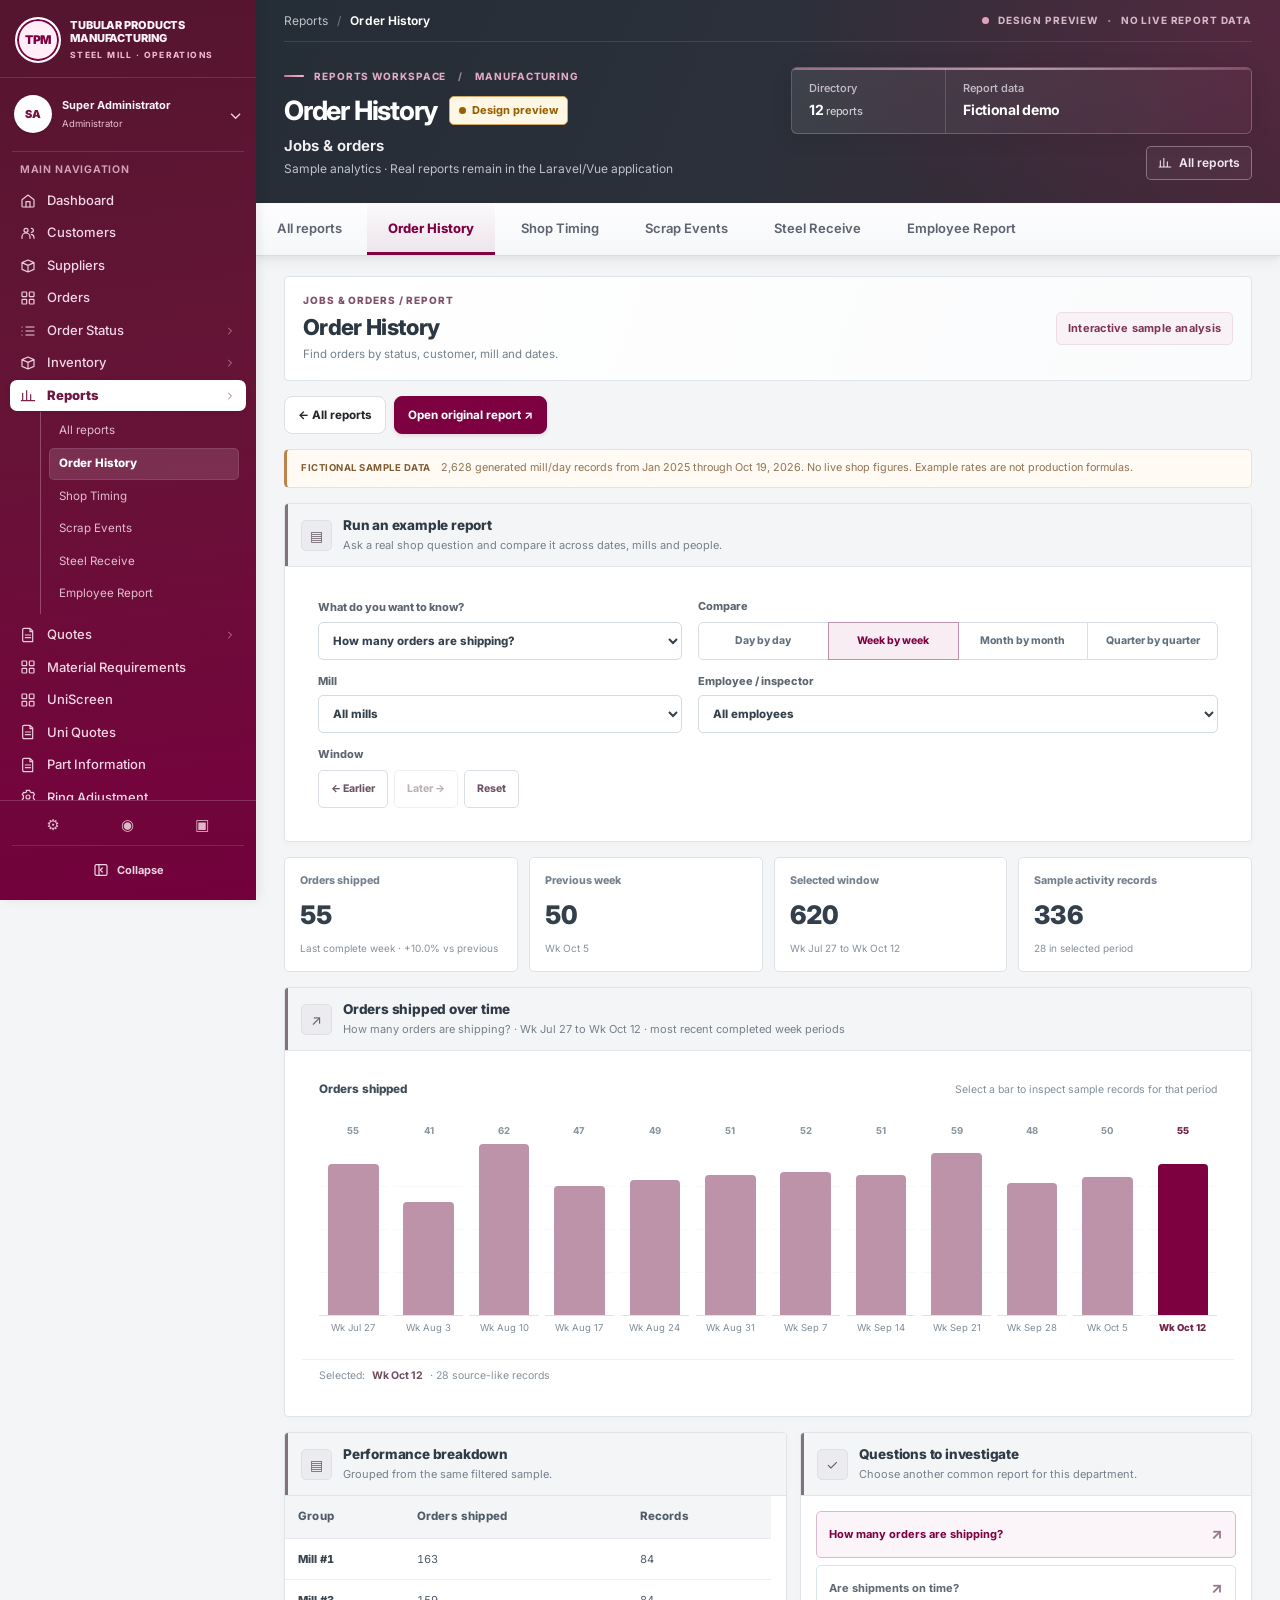
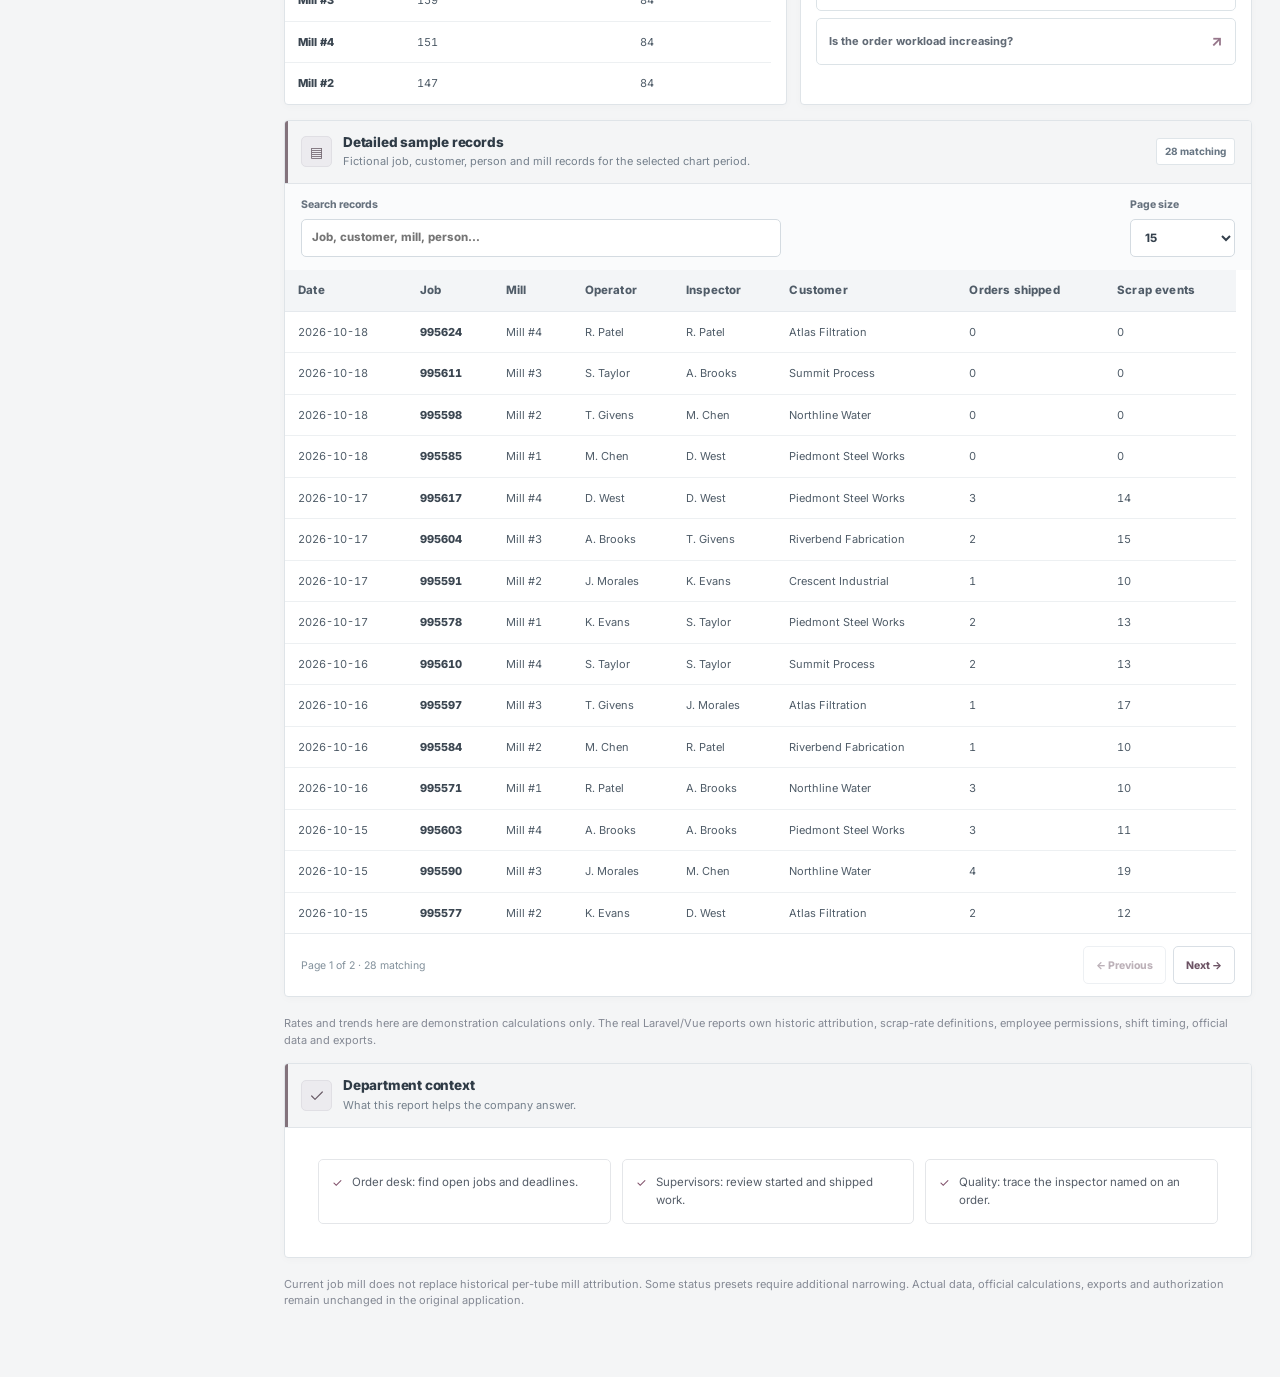
<file: report-workspace-preview.html>
<!doctype html>
<html lang="en"><head><meta charset="utf-8"><meta name="viewport" content="width=device-width,initial-scale=1">
<title>TPM Report · Unified preview</title>
<script>
(function(){var p=new URLSearchParams(location.search);var r=p.get('report')||'order-history';
location.replace('./overview-ops.html?view=report-detail&report='+encodeURIComponent(r));})();
</script>
</head><body><p>Report layouts now use the original TPM preview shell. <a href="./overview-ops.html?view=reports">Open Reports</a>.</p></body></html>
</file>
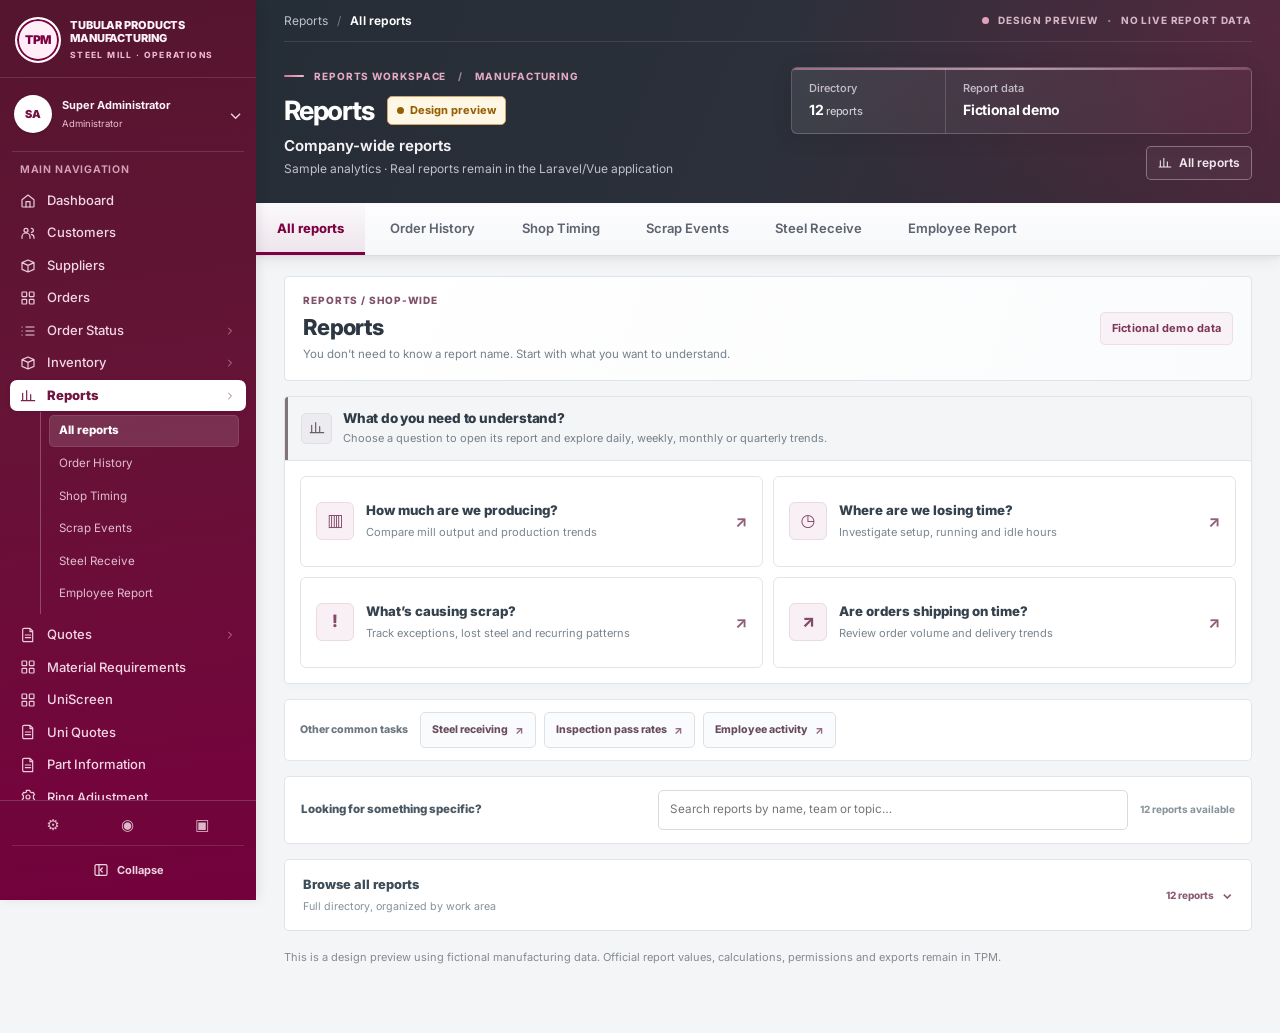
<file: reports-preview.html>
<!doctype html>
<html lang="en"><head><meta charset="utf-8"><meta name="viewport" content="width=device-width,initial-scale=1">
<title>TPM Reports · Redirecting to unified preview</title>
<meta http-equiv="refresh" content="0;url=./overview-ops.html?view=reports">
<script>location.replace('./overview-ops.html?view=reports');</script>
</head><body><p>Reports now open inside the original TPM preview. <a href="./overview-ops.html?view=reports">Open Reports</a>.</p></body></html>
</file>
